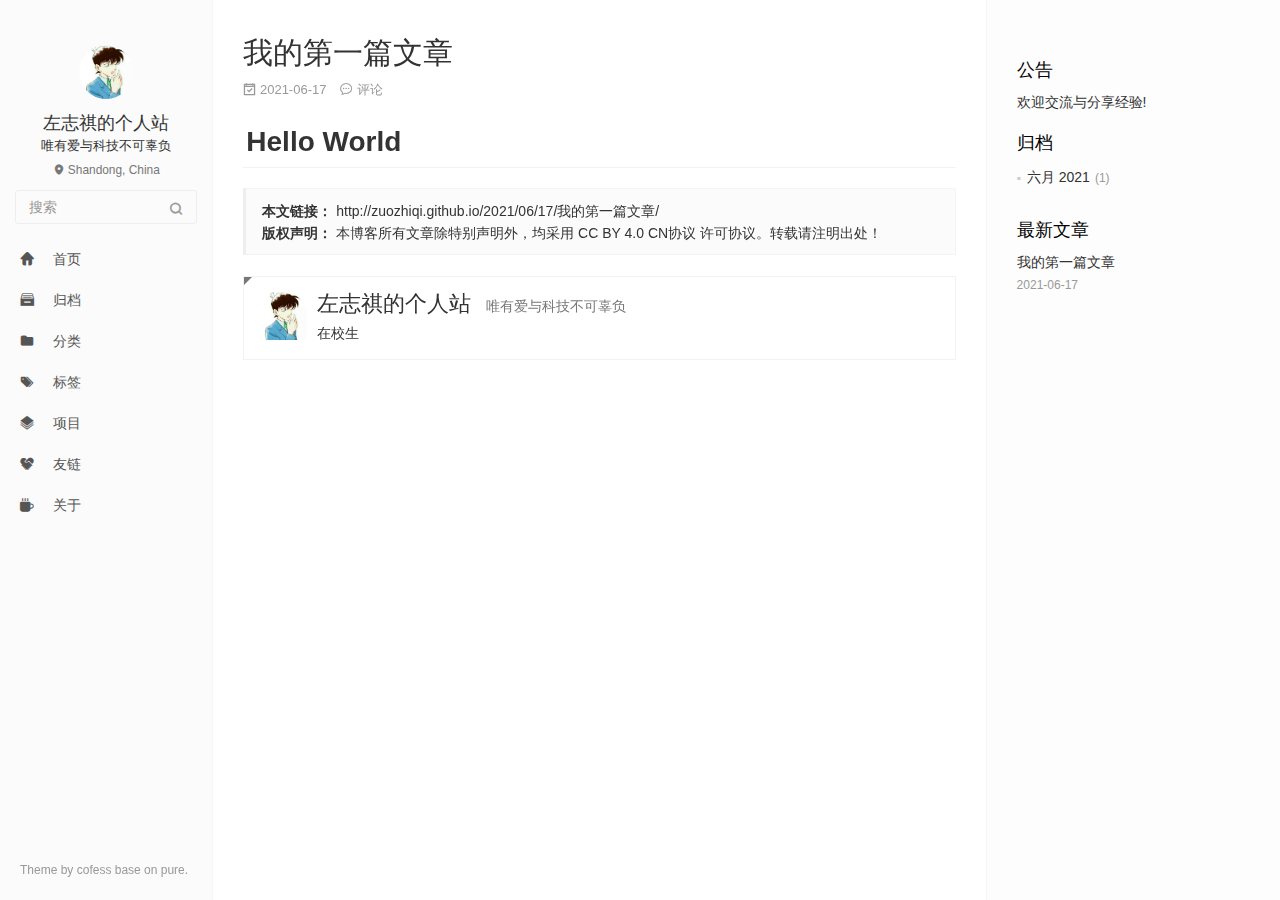
<file: index.html>
<!DOCTYPE html>
<html lang=zh>
<head>
  <meta charset="utf-8">
  
  <meta http-equiv="X-UA-Compatible" content="IE=edge,chrome=1">
  <meta name="viewport" content="width=device-width, initial-scale=1, maximum-scale=1, minimum-scale=1, user-scalable=no, minimal-ui">
  <meta name="renderer" content="webkit">
  <meta http-equiv="Cache-Control" content="no-transform" />
  <meta http-equiv="Cache-Control" content="no-siteapp" />
  <meta name="apple-mobile-web-app-capable" content="yes">
  <meta name="apple-mobile-web-app-status-bar-style" content="black">
  <meta name="format-detection" content="telephone=no,email=no,adress=no">
  <!-- Color theme for statusbar -->
  <meta name="theme-color" content="#000000" />
  <!-- 强制页面在当前窗口以独立页面显示,防止别人在框架里调用页面 -->
  <meta http-equiv="window-target" content="_top" />
  
  
  <title>左志祺的个人站</title>
  <meta property="og:type" content="website">
<meta property="og:title" content="Hexo">
<meta property="og:url" content="http://zuozhiqi.github.io/index.html">
<meta property="og:site_name" content="Hexo">
<meta property="og:locale" content="zh_CN">
<meta property="article:author" content="John Doe">
<meta name="twitter:card" content="summary">
  <!-- Canonical links -->
  <link rel="canonical" href="http://zuozhiqi.github.io/index.html">
  
    <link rel="alternate" href="/atom.xml" title="Hexo" type="application/atom+xml">
  
  
    <link rel="icon" href="/favicon.png" type="image/x-icon">
  
  
<link rel="stylesheet" href="/css/style.css">

  
  
  
  
<meta name="generator" content="Hexo 6.2.0"></head>


<body class="main-center" itemscope itemtype="http://schema.org/WebPage">
  <header class="header" itemscope itemtype="http://schema.org/WPHeader">
  <div class="slimContent">
    <div class="navbar-header">
      
      
      <div class="profile-block text-center">
        <a id="avatar" href="" target="_blank">
          <img class="img-circle img-rotate" src="/images/avatar.jpg" width="200" height="200">
        </a>
        <h2 id="name" class="hidden-xs hidden-sm">左志祺的个人站</h2>
        <h3 id="title" class="hidden-xs hidden-sm hidden-md">唯有爱与科技不可辜负</h3>
        <small id="location" class="text-muted hidden-xs hidden-sm"><i class="icon icon-map-marker"></i> Shandong, China</small>
      </div>
      
      <div class="search" id="search-form-wrap">

    <form class="search-form sidebar-form">
        <div class="input-group">
            <input type="text" class="search-form-input form-control" placeholder="搜索" />
            <span class="input-group-btn">
                <button type="submit" class="search-form-submit btn btn-flat" onclick="return false;"><i class="icon icon-search"></i></button>
            </span>
        </div>
    </form>
    <div class="ins-search">
  <div class="ins-search-mask"></div>
  <div class="ins-search-container">
    <div class="ins-input-wrapper">
      <input type="text" class="ins-search-input" placeholder="想要查找什么..." x-webkit-speech />
      <button type="button" class="close ins-close ins-selectable" data-dismiss="modal" aria-label="Close"><span aria-hidden="true">×</span></button>
    </div>
    <div class="ins-section-wrapper">
      <div class="ins-section-container"></div>
    </div>
  </div>
</div>


</div>
      <button class="navbar-toggle collapsed" type="button" data-toggle="collapse" data-target="#main-navbar" aria-controls="main-navbar" aria-expanded="false">
        <span class="sr-only">Toggle navigation</span>
        <span class="icon-bar"></span>
        <span class="icon-bar"></span>
        <span class="icon-bar"></span>
      </button>
    </div>
    <nav id="main-navbar" class="collapse navbar-collapse" itemscope itemtype="http://schema.org/SiteNavigationElement" role="navigation">
      <ul class="nav navbar-nav main-nav ">
        
        
        <li class="menu-item menu-item-home">
          <a href="/.">
            
            <i class="icon icon-home-fill"></i>
            
            <span class="menu-title">首页</span>
          </a>
        </li>
        
        
        <li class="menu-item menu-item-archives">
          <a href="/archives">
            
            <i class="icon icon-archives-fill"></i>
            
            <span class="menu-title">归档</span>
          </a>
        </li>
        
        
        <li class="menu-item menu-item-categories">
          <a href="/categories">
            
            <i class="icon icon-folder"></i>
            
            <span class="menu-title">分类</span>
          </a>
        </li>
        
        
        <li class="menu-item menu-item-tags">
          <a href="/tags">
            
            <i class="icon icon-tags"></i>
            
            <span class="menu-title">标签</span>
          </a>
        </li>
        
        
        <li class="menu-item menu-item-repository">
          <a href="/repository">
            
            <i class="icon icon-project"></i>
            
            <span class="menu-title">项目</span>
          </a>
        </li>
        
        
        <li class="menu-item menu-item-links">
          <a href="/links">
            
            <i class="icon icon-friendship"></i>
            
            <span class="menu-title">友链</span>
          </a>
        </li>
        
        
        <li class="menu-item menu-item-about">
          <a href="/about">
            
            <i class="icon icon-cup-fill"></i>
            
            <span class="menu-title">关于</span>
          </a>
        </li>
        
      </ul>
      
    </nav>
  </div>
</header>

  
    <aside class="sidebar" itemscope itemtype="http://schema.org/WPSideBar">
  <div class="slimContent">
    
      <div class="widget">
    <h3 class="widget-title">公告</h3>
    <div class="widget-body">
        <div id="board">
            <div class="content">
                <p>欢迎交流与分享经验!<br></p>
            </div>
        </div>
    </div>
</div>

    
      

    
      

    
      
    
      
  <div class="widget">
    <h3 class="widget-title">归档</h3>
    <div class="widget-body">
      <ul class="archive-list"><li class="archive-list-item"><a class="archive-list-link" href="/archives/2021/06/">六月 2021</a><span class="archive-list-count">1</span></li></ul>
    </div>
  </div>


    
      
  <div class="widget">
    <h3 class="widget-title">最新文章</h3>
    <div class="widget-body">
      <ul class="recent-post-list list-unstyled no-thumbnail">
        
          <li>
            
            <div class="item-inner">
              <p class="item-category">
                
              </p>
              <p class="item-title">
                <a href="/2021/06/17/%E6%88%91%E7%9A%84%E7%AC%AC%E4%B8%80%E7%AF%87%E6%96%87%E7%AB%A0/" class="title">我的第一篇文章</a>
              </p>
              <p class="item-date">
                <time datetime="2021-06-17T06:08:23.000Z" itemprop="datePublished">2021-06-17</time>
              </p>
            </div>
          </li>
          
      </ul>
    </div>
  </div>
  

    
  </div>
</aside>

  
  <main class="main" role="main">
  
  
    <div class="content">
  <article id="post-我的第一篇文章" class="article article-type-post" itemscope itemtype="http://schema.org/BlogPosting">
    
    <div class="article-header">
      
        
  
    <h1 itemprop="name">
      <a class="article-title" href="/2021/06/17/%E6%88%91%E7%9A%84%E7%AC%AC%E4%B8%80%E7%AF%87%E6%96%87%E7%AB%A0/">我的第一篇文章</a>
    </h1>
  

      
      <div class="article-meta">
        <span class="article-date">
    <i class="icon icon-calendar-check"></i>
	<a href="/2021/06/17/%E6%88%91%E7%9A%84%E7%AC%AC%E4%B8%80%E7%AF%87%E6%96%87%E7%AB%A0/" class="article-date">
	  <time datetime="2021-06-17T06:08:23.000Z" itemprop="datePublished">2021-06-17</time>
	</a>
</span>
        
        

        

        <span class="post-comment"><i class="icon icon-comment"></i> <a href="/2021/06/17/%E6%88%91%E7%9A%84%E7%AC%AC%E4%B8%80%E7%AF%87%E6%96%87%E7%AB%A0/#comments" class="article-comment-link">评论</a></span>
        
      </div>
    </div>
    <div class="article-entry marked-body" itemprop="articleBody">
      
        <h1 id="Hello-World"><a href="#Hello-World" class="headerlink" title="Hello World"></a>Hello World</h1>
      
    </div>
    <div class="article-footer">
      <blockquote class="mt-2x">
  <ul class="post-copyright list-unstyled">
    
    <li class="post-copyright-link hidden-xs">
      <strong>本文链接：</strong>
      <a href="http://zuozhiqi.github.io/2021/06/17/%E6%88%91%E7%9A%84%E7%AC%AC%E4%B8%80%E7%AF%87%E6%96%87%E7%AB%A0/" title="我的第一篇文章" target="_blank" rel="external">http://zuozhiqi.github.io/2021/06/17/我的第一篇文章/</a>
    </li>
    
    <li class="post-copyright-license">
      <strong>版权声明： </strong> 本博客所有文章除特别声明外，均采用 <a href="http://creativecommons.org/licenses/by/4.0/deed.zh" target="_blank" rel="external">CC BY 4.0 CN协议</a> 许可协议。转载请注明出处！
    </li>
  </ul>
</blockquote>


<div class="panel panel-default panel-badger">
  <div class="panel-body">
    <figure class="media">
      <div class="media-left">
        <a href="" target="_blank" class="img-burn thumb-sm visible-lg">
          <img src="/images/avatar.jpg" class="img-rounded w-full" alt="">
        </a>
      </div>
      <div class="media-body">
        <h3 class="media-heading"><a href="" target="_blank"><span class="text-dark">左志祺的个人站</span><small class="ml-1x">唯有爱与科技不可辜负</small></a></h3>
        <div>在校生</div>
      </div>
    </figure>
  </div>
</div>


    </div>
  </article>
  
</div>

  

   
</main>

  <footer class="footer" itemscope itemtype="http://schema.org/WPFooter">
	
    <div class="copyright">
    	
        <div class="publishby">
        	Theme by <a href="https://github.com/cofess" target="_blank"> cofess </a>base on <a href="https://github.com/cofess/hexo-theme-pure" target="_blank">pure</a>.
        </div>
    </div>
</footer>
  <script src="//cdn.jsdelivr.net/npm/jquery@1.12.4/dist/jquery.min.js"></script>
<script>
window.jQuery || document.write('<script src="js/jquery.min.js"><\/script>')
</script>

<script src="/js/plugin.min.js"></script>


<script src="/js/application.js"></script>


    <script>
(function (window) {
    var INSIGHT_CONFIG = {
        TRANSLATION: {
            POSTS: '文章',
            PAGES: '页面',
            CATEGORIES: '分类',
            TAGS: '标签',
            UNTITLED: '(未命名)',
        },
        ROOT_URL: '/',
        CONTENT_URL: '/content.json',
    };
    window.INSIGHT_CONFIG = INSIGHT_CONFIG;
})(window);
</script>

<script src="/js/insight.js"></script>






   









</body>
</html>
</file>
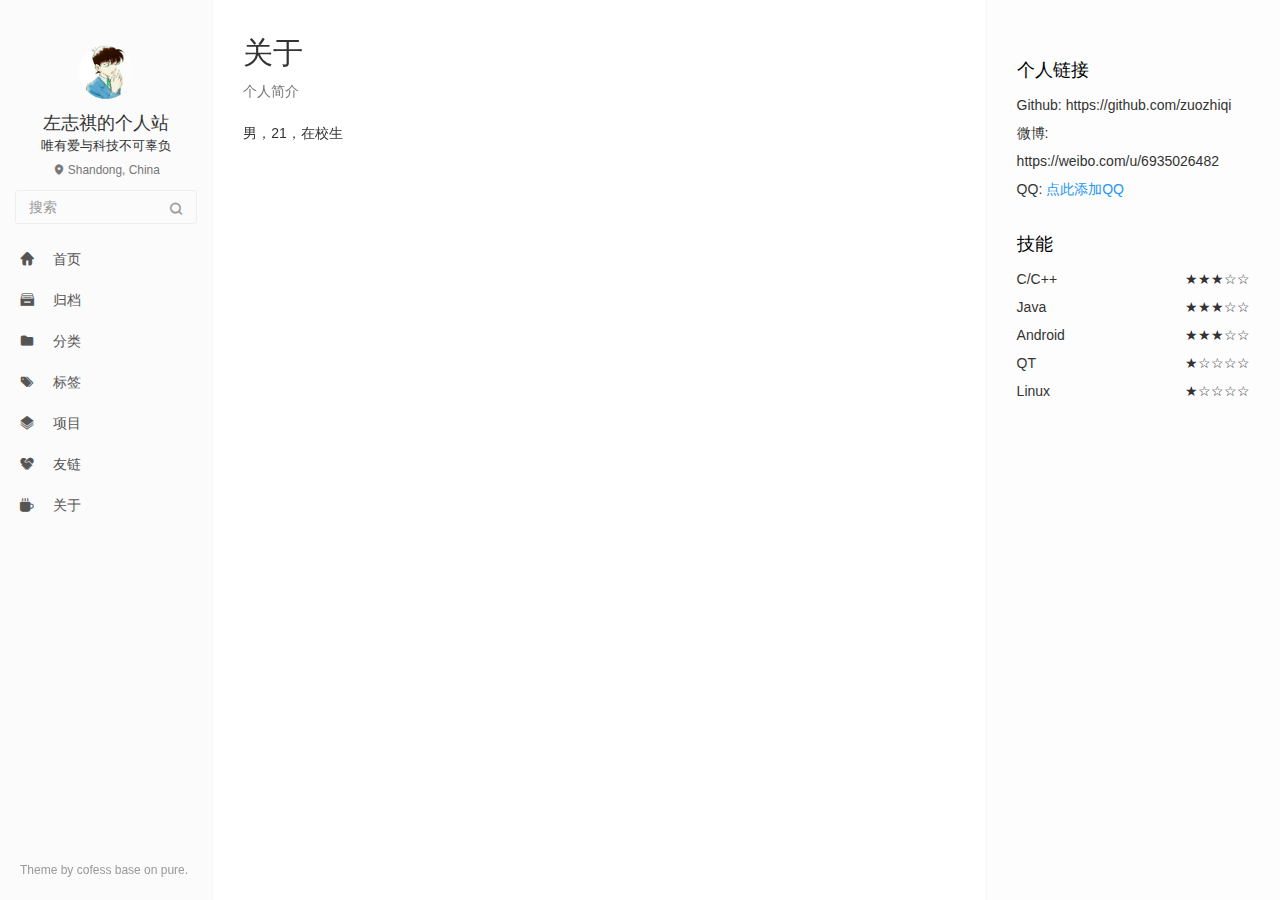
<file: about/index.html>
<!DOCTYPE html>
<html lang=zh>
<head>
  <meta charset="utf-8">
  
  <meta http-equiv="X-UA-Compatible" content="IE=edge,chrome=1">
  <meta name="viewport" content="width=device-width, initial-scale=1, maximum-scale=1, minimum-scale=1, user-scalable=no, minimal-ui">
  <meta name="renderer" content="webkit">
  <meta http-equiv="Cache-Control" content="no-transform" />
  <meta http-equiv="Cache-Control" content="no-siteapp" />
  <meta name="apple-mobile-web-app-capable" content="yes">
  <meta name="apple-mobile-web-app-status-bar-style" content="black">
  <meta name="format-detection" content="telephone=no,email=no,adress=no">
  <!-- Color theme for statusbar -->
  <meta name="theme-color" content="#000000" />
  <!-- 强制页面在当前窗口以独立页面显示,防止别人在框架里调用页面 -->
  <meta http-equiv="window-target" content="_top" />
  
  
  <title>关于 | 左志祺的个人站</title>
  <meta name="description" content="个人简介">
<meta property="og:type" content="website">
<meta property="og:title" content="关于">
<meta property="og:url" content="http://zuozhiqi.github.io/about/index.html">
<meta property="og:site_name" content="Hexo">
<meta property="og:description" content="个人简介">
<meta property="og:locale" content="zh_CN">
<meta property="article:published_time" content="2022-08-27T06:38:26.259Z">
<meta property="article:modified_time" content="2022-08-27T06:38:26.259Z">
<meta property="article:author" content="John Doe">
<meta name="twitter:card" content="summary">
  <!-- Canonical links -->
  <link rel="canonical" href="http://zuozhiqi.github.io/about/index.html">
  
    <link rel="alternate" href="/atom.xml" title="Hexo" type="application/atom+xml">
  
  
    <link rel="icon" href="/favicon.png" type="image/x-icon">
  
  
<link rel="stylesheet" href="/css/style.css">

  
  
  
  
<meta name="generator" content="Hexo 6.2.0"></head>


<body class="main-center" itemscope itemtype="http://schema.org/WebPage">
  <header class="header" itemscope itemtype="http://schema.org/WPHeader">
  <div class="slimContent">
    <div class="navbar-header">
      
      
      <div class="profile-block text-center">
        <a id="avatar" href="" target="_blank">
          <img class="img-circle img-rotate" src="/images/avatar.jpg" width="200" height="200">
        </a>
        <h2 id="name" class="hidden-xs hidden-sm">左志祺的个人站</h2>
        <h3 id="title" class="hidden-xs hidden-sm hidden-md">唯有爱与科技不可辜负</h3>
        <small id="location" class="text-muted hidden-xs hidden-sm"><i class="icon icon-map-marker"></i> Shandong, China</small>
      </div>
      
      <div class="search" id="search-form-wrap">

    <form class="search-form sidebar-form">
        <div class="input-group">
            <input type="text" class="search-form-input form-control" placeholder="搜索" />
            <span class="input-group-btn">
                <button type="submit" class="search-form-submit btn btn-flat" onclick="return false;"><i class="icon icon-search"></i></button>
            </span>
        </div>
    </form>
    <div class="ins-search">
  <div class="ins-search-mask"></div>
  <div class="ins-search-container">
    <div class="ins-input-wrapper">
      <input type="text" class="ins-search-input" placeholder="想要查找什么..." x-webkit-speech />
      <button type="button" class="close ins-close ins-selectable" data-dismiss="modal" aria-label="Close"><span aria-hidden="true">×</span></button>
    </div>
    <div class="ins-section-wrapper">
      <div class="ins-section-container"></div>
    </div>
  </div>
</div>


</div>
      <button class="navbar-toggle collapsed" type="button" data-toggle="collapse" data-target="#main-navbar" aria-controls="main-navbar" aria-expanded="false">
        <span class="sr-only">Toggle navigation</span>
        <span class="icon-bar"></span>
        <span class="icon-bar"></span>
        <span class="icon-bar"></span>
      </button>
    </div>
    <nav id="main-navbar" class="collapse navbar-collapse" itemscope itemtype="http://schema.org/SiteNavigationElement" role="navigation">
      <ul class="nav navbar-nav main-nav ">
        
        
        <li class="menu-item menu-item-home">
          <a href="/.">
            
            <i class="icon icon-home-fill"></i>
            
            <span class="menu-title">首页</span>
          </a>
        </li>
        
        
        <li class="menu-item menu-item-archives">
          <a href="/archives">
            
            <i class="icon icon-archives-fill"></i>
            
            <span class="menu-title">归档</span>
          </a>
        </li>
        
        
        <li class="menu-item menu-item-categories">
          <a href="/categories">
            
            <i class="icon icon-folder"></i>
            
            <span class="menu-title">分类</span>
          </a>
        </li>
        
        
        <li class="menu-item menu-item-tags">
          <a href="/tags">
            
            <i class="icon icon-tags"></i>
            
            <span class="menu-title">标签</span>
          </a>
        </li>
        
        
        <li class="menu-item menu-item-repository">
          <a href="/repository">
            
            <i class="icon icon-project"></i>
            
            <span class="menu-title">项目</span>
          </a>
        </li>
        
        
        <li class="menu-item menu-item-links">
          <a href="/links">
            
            <i class="icon icon-friendship"></i>
            
            <span class="menu-title">友链</span>
          </a>
        </li>
        
        
        <li class="menu-item menu-item-about">
          <a href="/about">
            
            <i class="icon icon-cup-fill"></i>
            
            <span class="menu-title">关于</span>
          </a>
        </li>
        
      </ul>
      
    </nav>
  </div>
</header>

  
    <aside class="sidebar" itemscope itemtype="http://schema.org/WPSideBar">
  <div class="slimContent">
    
      <div class="widget">
    <h3 class="widget-title">公告</h3>
    <div class="widget-body">
        <div id="board">
            <div class="content">
                <p>欢迎交流与分享经验!<br></p>
            </div>
        </div>
    </div>
</div>

    
      

    
      

    
      
    
      
  <div class="widget">
    <h3 class="widget-title">归档</h3>
    <div class="widget-body">
      <ul class="archive-list"><li class="archive-list-item"><a class="archive-list-link" href="/archives/2021/06/">六月 2021</a><span class="archive-list-count">1</span></li></ul>
    </div>
  </div>


    
      
  <div class="widget">
    <h3 class="widget-title">最新文章</h3>
    <div class="widget-body">
      <ul class="recent-post-list list-unstyled no-thumbnail">
        
          <li>
            
            <div class="item-inner">
              <p class="item-category">
                
              </p>
              <p class="item-title">
                <a href="/2021/06/17/%E6%88%91%E7%9A%84%E7%AC%AC%E4%B8%80%E7%AF%87%E6%96%87%E7%AB%A0/" class="title">我的第一篇文章</a>
              </p>
              <p class="item-date">
                <time datetime="2021-06-17T06:08:23.000Z" itemprop="datePublished">2021-06-17</time>
              </p>
            </div>
          </li>
          
      </ul>
    </div>
  </div>
  

    
  </div>
</aside>

  
  <aside class="sidebar" itemscope itemtype="http://schema.org/WPSideBar">
  <div class="slimContent">
    
    <div class="widget">
      <h3 class="widget-title">个人链接</h3>
      <div class="widget-body">
        <ul class="link-list lh-2x">
          
          <li>
            Github:
            
              <a href="https://github.com/zuozhiqi" target="_blank">https://github.com/zuozhiqi</a>
            
          </li>
          
          <li>
            微博:
            
              <a href="https://weibo.com/u/6935026482" target="_blank">https://weibo.com/u/6935026482</a>
            
          </li>
          
          <li>
            QQ:
            
              <a><a class="text-primary" href="https://qm.qq.com/cgi-bin/qm/qr?k=ghnk_HpbnDFT7IUFnsMR4aPrdahegAz_&noverify=0" target="_blank">点此添加QQ</a></a>
            
          </li>
          
        </ul>
      </div>
    </div>
    
    
    <div class="widget">
      <h3 class="widget-title">技能</h3>
      <div class="widget-body">
        <ul class="skill-list lh-2x">
          
          <li class="clearfix">
            <span>C/C++</span>
            <span class="pull-right">★★★☆☆</span>
          </li>
          
          <li class="clearfix">
            <span>Java</span>
            <span class="pull-right">★★★☆☆</span>
          </li>
          
          <li class="clearfix">
            <span>Android</span>
            <span class="pull-right">★★★☆☆</span>
          </li>
          
          <li class="clearfix">
            <span>QT</span>
            <span class="pull-right">★☆☆☆☆</span>
          </li>
          
          <li class="clearfix">
            <span>Linux</span>
            <span class="pull-right">★☆☆☆☆</span>
          </li>
          
        </ul>
      </div>
    </div>
    
    
    
    
  </div>
</aside>

<main class="main" role="main">
  <article class="article archives-about article-type-normal" itemscope="">
  <header class="article-header">
    <h1 itemprop="title">关于</h1>
    
    <p class="text-muted">个人简介</p>
    
  </header>
  <div class="article-body">
    <p>男，21，在校生</p>

  </div>
</article>

</main>

  <footer class="footer" itemscope itemtype="http://schema.org/WPFooter">
	
    <div class="copyright">
    	
        <div class="publishby">
        	Theme by <a href="https://github.com/cofess" target="_blank"> cofess </a>base on <a href="https://github.com/cofess/hexo-theme-pure" target="_blank">pure</a>.
        </div>
    </div>
</footer>
  <script src="//cdn.jsdelivr.net/npm/jquery@1.12.4/dist/jquery.min.js"></script>
<script>
window.jQuery || document.write('<script src="js/jquery.min.js"><\/script>')
</script>

<script src="/js/plugin.min.js"></script>


<script src="/js/application.js"></script>


    <script>
(function (window) {
    var INSIGHT_CONFIG = {
        TRANSLATION: {
            POSTS: '文章',
            PAGES: '页面',
            CATEGORIES: '分类',
            TAGS: '标签',
            UNTITLED: '(未命名)',
        },
        ROOT_URL: '/',
        CONTENT_URL: '/content.json',
    };
    window.INSIGHT_CONFIG = INSIGHT_CONFIG;
})(window);
</script>

<script src="/js/insight.js"></script>












</body>
</html>
</file>
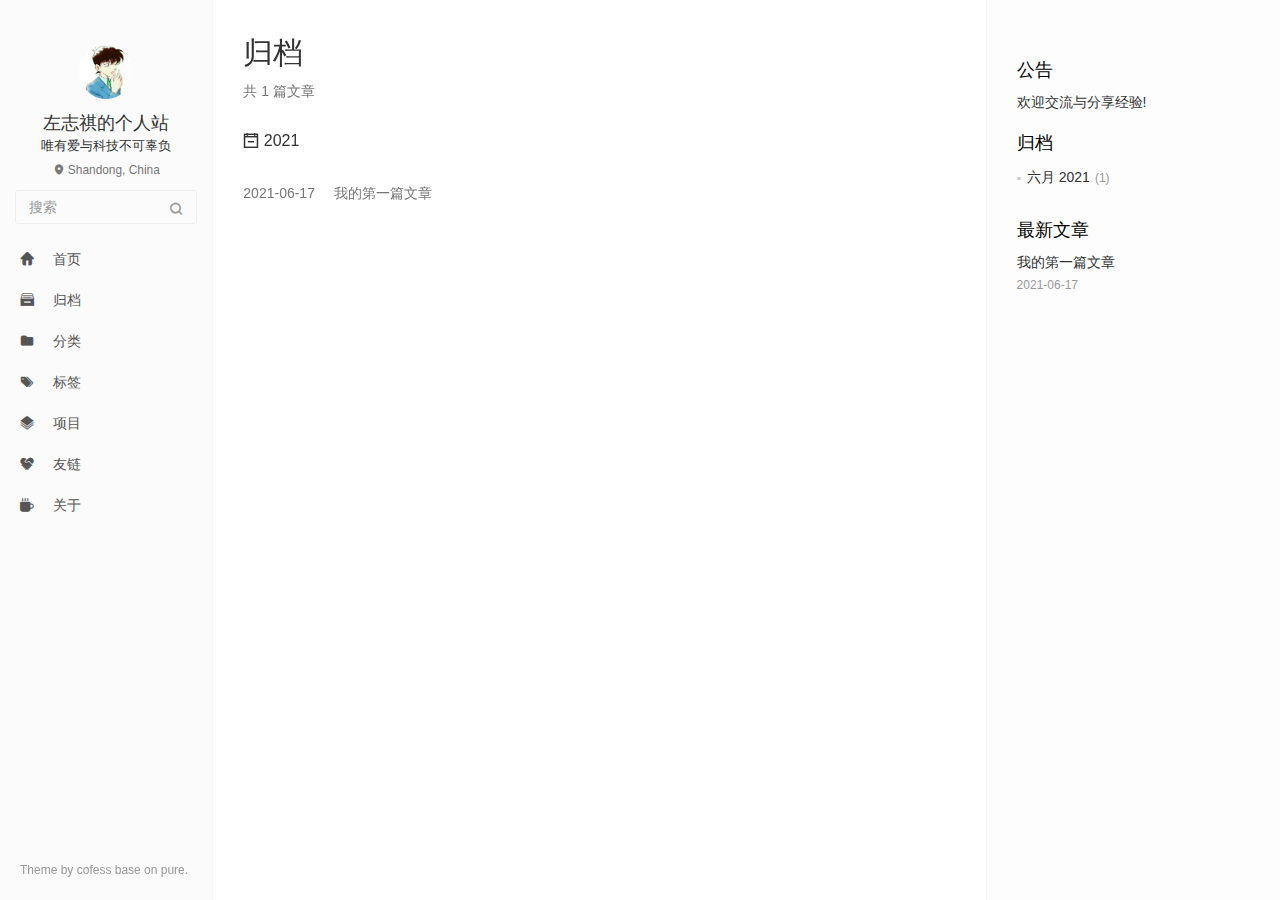
<file: archives/index.html>
<!DOCTYPE html>
<html lang=zh>
<head>
  <meta charset="utf-8">
  
  <meta http-equiv="X-UA-Compatible" content="IE=edge,chrome=1">
  <meta name="viewport" content="width=device-width, initial-scale=1, maximum-scale=1, minimum-scale=1, user-scalable=no, minimal-ui">
  <meta name="renderer" content="webkit">
  <meta http-equiv="Cache-Control" content="no-transform" />
  <meta http-equiv="Cache-Control" content="no-siteapp" />
  <meta name="apple-mobile-web-app-capable" content="yes">
  <meta name="apple-mobile-web-app-status-bar-style" content="black">
  <meta name="format-detection" content="telephone=no,email=no,adress=no">
  <!-- Color theme for statusbar -->
  <meta name="theme-color" content="#000000" />
  <!-- 强制页面在当前窗口以独立页面显示,防止别人在框架里调用页面 -->
  <meta http-equiv="window-target" content="_top" />
  
  
  <title>归档 | 左志祺的个人站</title>
  <meta property="og:type" content="website">
<meta property="og:title" content="Hexo">
<meta property="og:url" content="http://zuozhiqi.github.io/archives/index.html">
<meta property="og:site_name" content="Hexo">
<meta property="og:locale" content="zh_CN">
<meta property="article:author" content="John Doe">
<meta name="twitter:card" content="summary">
  <!-- Canonical links -->
  <link rel="canonical" href="http://zuozhiqi.github.io/archives/index.html">
  
    <link rel="alternate" href="/atom.xml" title="Hexo" type="application/atom+xml">
  
  
    <link rel="icon" href="/favicon.png" type="image/x-icon">
  
  
<link rel="stylesheet" href="/css/style.css">

  
  
  
  
<meta name="generator" content="Hexo 6.2.0"></head>


<body class="main-center" itemscope itemtype="http://schema.org/WebPage">
  <header class="header" itemscope itemtype="http://schema.org/WPHeader">
  <div class="slimContent">
    <div class="navbar-header">
      
      
      <div class="profile-block text-center">
        <a id="avatar" href="" target="_blank">
          <img class="img-circle img-rotate" src="/images/avatar.jpg" width="200" height="200">
        </a>
        <h2 id="name" class="hidden-xs hidden-sm">左志祺的个人站</h2>
        <h3 id="title" class="hidden-xs hidden-sm hidden-md">唯有爱与科技不可辜负</h3>
        <small id="location" class="text-muted hidden-xs hidden-sm"><i class="icon icon-map-marker"></i> Shandong, China</small>
      </div>
      
      <div class="search" id="search-form-wrap">

    <form class="search-form sidebar-form">
        <div class="input-group">
            <input type="text" class="search-form-input form-control" placeholder="搜索" />
            <span class="input-group-btn">
                <button type="submit" class="search-form-submit btn btn-flat" onclick="return false;"><i class="icon icon-search"></i></button>
            </span>
        </div>
    </form>
    <div class="ins-search">
  <div class="ins-search-mask"></div>
  <div class="ins-search-container">
    <div class="ins-input-wrapper">
      <input type="text" class="ins-search-input" placeholder="想要查找什么..." x-webkit-speech />
      <button type="button" class="close ins-close ins-selectable" data-dismiss="modal" aria-label="Close"><span aria-hidden="true">×</span></button>
    </div>
    <div class="ins-section-wrapper">
      <div class="ins-section-container"></div>
    </div>
  </div>
</div>


</div>
      <button class="navbar-toggle collapsed" type="button" data-toggle="collapse" data-target="#main-navbar" aria-controls="main-navbar" aria-expanded="false">
        <span class="sr-only">Toggle navigation</span>
        <span class="icon-bar"></span>
        <span class="icon-bar"></span>
        <span class="icon-bar"></span>
      </button>
    </div>
    <nav id="main-navbar" class="collapse navbar-collapse" itemscope itemtype="http://schema.org/SiteNavigationElement" role="navigation">
      <ul class="nav navbar-nav main-nav ">
        
        
        <li class="menu-item menu-item-home">
          <a href="/.">
            
            <i class="icon icon-home-fill"></i>
            
            <span class="menu-title">首页</span>
          </a>
        </li>
        
        
        <li class="menu-item menu-item-archives">
          <a href="/archives">
            
            <i class="icon icon-archives-fill"></i>
            
            <span class="menu-title">归档</span>
          </a>
        </li>
        
        
        <li class="menu-item menu-item-categories">
          <a href="/categories">
            
            <i class="icon icon-folder"></i>
            
            <span class="menu-title">分类</span>
          </a>
        </li>
        
        
        <li class="menu-item menu-item-tags">
          <a href="/tags">
            
            <i class="icon icon-tags"></i>
            
            <span class="menu-title">标签</span>
          </a>
        </li>
        
        
        <li class="menu-item menu-item-repository">
          <a href="/repository">
            
            <i class="icon icon-project"></i>
            
            <span class="menu-title">项目</span>
          </a>
        </li>
        
        
        <li class="menu-item menu-item-links">
          <a href="/links">
            
            <i class="icon icon-friendship"></i>
            
            <span class="menu-title">友链</span>
          </a>
        </li>
        
        
        <li class="menu-item menu-item-about">
          <a href="/about">
            
            <i class="icon icon-cup-fill"></i>
            
            <span class="menu-title">关于</span>
          </a>
        </li>
        
      </ul>
      
    </nav>
  </div>
</header>

  
    <aside class="sidebar" itemscope itemtype="http://schema.org/WPSideBar">
  <div class="slimContent">
    
      <div class="widget">
    <h3 class="widget-title">公告</h3>
    <div class="widget-body">
        <div id="board">
            <div class="content">
                <p>欢迎交流与分享经验!<br></p>
            </div>
        </div>
    </div>
</div>

    
      

    
      

    
      
    
      
  <div class="widget">
    <h3 class="widget-title">归档</h3>
    <div class="widget-body">
      <ul class="archive-list"><li class="archive-list-item"><a class="archive-list-link" href="/archives/2021/06/">六月 2021</a><span class="archive-list-count">1</span></li></ul>
    </div>
  </div>


    
      
  <div class="widget">
    <h3 class="widget-title">最新文章</h3>
    <div class="widget-body">
      <ul class="recent-post-list list-unstyled no-thumbnail">
        
          <li>
            
            <div class="item-inner">
              <p class="item-category">
                
              </p>
              <p class="item-title">
                <a href="/2021/06/17/%E6%88%91%E7%9A%84%E7%AC%AC%E4%B8%80%E7%AF%87%E6%96%87%E7%AB%A0/" class="title">我的第一篇文章</a>
              </p>
              <p class="item-date">
                <time datetime="2021-06-17T06:08:23.000Z" itemprop="datePublished">2021-06-17</time>
              </p>
            </div>
          </li>
          
      </ul>
    </div>
  </div>
  

    
  </div>
</aside>

  
  
<main class="main" role="main">
  	<article class="content article article-archives article-type-list" itemscope="">
	    <header class="article-header">
	      <h1 itemprop="title">归档</h1>
	      <p class="text-muted">共 1 篇文章</p>
	    </header>
	    <div class="article-body">
	      
  
  
    
    
      
      
      <section class="panel panel-default b-no">
        <div class="panel-heading" role="tab">
          <h3 class="panel-title">
            <a data-toggle="collapse" href="#collapse2021" aria-expanded="true">
              <i class="icon icon-calendar-plus text-active"></i><i class="icon icon-calendar-minus text"></i>
              2021
            </a>
            <!-- <a href="/archives/2021" class="archive-year">2021</a> -->
          </h3>
        </div>
        <div id="collapse2021" class="panel-collapse collapse in" role="tabpanel" aria-labelledby="heading2021">
        <div class="panel-body">
          <div class="collection">
    
    
<a href="/2021/06/17/%E6%88%91%E7%9A%84%E7%AC%AC%E4%B8%80%E7%AF%87%E6%96%87%E7%AB%A0/" class="collection-item"   itemprop="url">
  <time datetime="2021-06-17T06:08:23.000Z" itemprop="datePublished">2021-06-17</time>
  <span>&nbsp;&nbsp;&nbsp;</span> 我的第一篇文章
</a>


  
  
    </div></div></div></section>
  

	    </div>
  	</article>
  	 	
</main>

  <footer class="footer" itemscope itemtype="http://schema.org/WPFooter">
	
    <div class="copyright">
    	
        <div class="publishby">
        	Theme by <a href="https://github.com/cofess" target="_blank"> cofess </a>base on <a href="https://github.com/cofess/hexo-theme-pure" target="_blank">pure</a>.
        </div>
    </div>
</footer>
  <script src="//cdn.jsdelivr.net/npm/jquery@1.12.4/dist/jquery.min.js"></script>
<script>
window.jQuery || document.write('<script src="js/jquery.min.js"><\/script>')
</script>

<script src="/js/plugin.min.js"></script>


<script src="/js/application.js"></script>


    <script>
(function (window) {
    var INSIGHT_CONFIG = {
        TRANSLATION: {
            POSTS: '文章',
            PAGES: '页面',
            CATEGORIES: '分类',
            TAGS: '标签',
            UNTITLED: '(未命名)',
        },
        ROOT_URL: '/',
        CONTENT_URL: '/content.json',
    };
    window.INSIGHT_CONFIG = INSIGHT_CONFIG;
})(window);
</script>

<script src="/js/insight.js"></script>












</body>
</html>
</file>
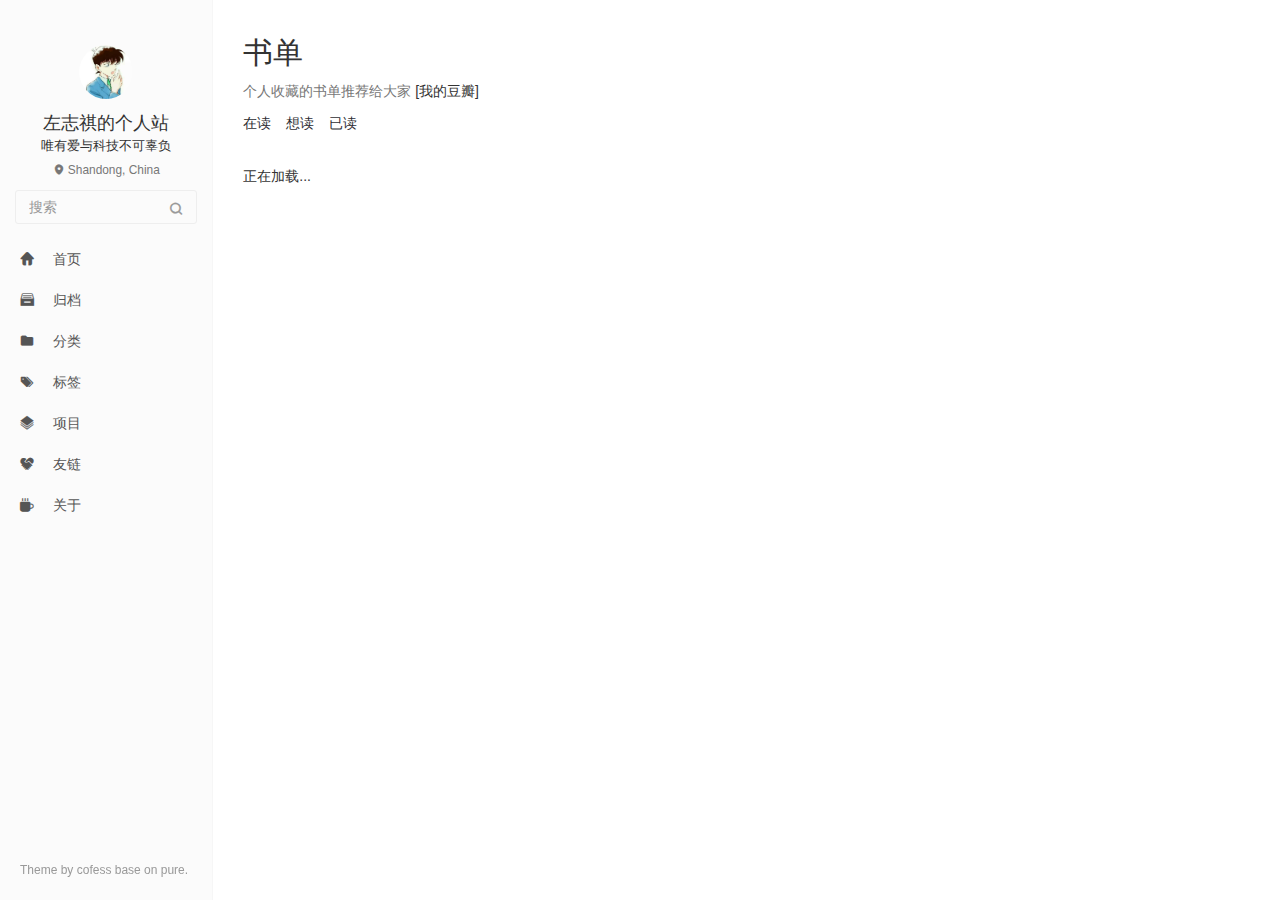
<file: books/index.html>
<!DOCTYPE html>
<html lang=zh>
<head>
  <meta charset="utf-8">
  
  <meta http-equiv="X-UA-Compatible" content="IE=edge,chrome=1">
  <meta name="viewport" content="width=device-width, initial-scale=1, maximum-scale=1, minimum-scale=1, user-scalable=no, minimal-ui">
  <meta name="renderer" content="webkit">
  <meta http-equiv="Cache-Control" content="no-transform" />
  <meta http-equiv="Cache-Control" content="no-siteapp" />
  <meta name="apple-mobile-web-app-capable" content="yes">
  <meta name="apple-mobile-web-app-status-bar-style" content="black">
  <meta name="format-detection" content="telephone=no,email=no,adress=no">
  <!-- Color theme for statusbar -->
  <meta name="theme-color" content="#000000" />
  <!-- 强制页面在当前窗口以独立页面显示,防止别人在框架里调用页面 -->
  <meta http-equiv="window-target" content="_top" />
  
  
  <title>书单 | 左志祺的个人站</title>
  <meta name="description" content="不看书">
<meta property="og:type" content="website">
<meta property="og:title" content="书单">
<meta property="og:url" content="http://zuozhiqi.github.io/books/index.html">
<meta property="og:site_name" content="Hexo">
<meta property="og:description" content="不看书">
<meta property="og:locale" content="zh_CN">
<meta property="article:published_time" content="2022-08-27T07:05:22.611Z">
<meta property="article:modified_time" content="2022-08-27T07:05:22.611Z">
<meta property="article:author" content="John Doe">
<meta name="twitter:card" content="summary">
  <!-- Canonical links -->
  <link rel="canonical" href="http://zuozhiqi.github.io/books/index.html">
  
    <link rel="alternate" href="/atom.xml" title="Hexo" type="application/atom+xml">
  
  
    <link rel="icon" href="/favicon.png" type="image/x-icon">
  
  
<link rel="stylesheet" href="/css/style.css">

  
  
  
  
<meta name="generator" content="Hexo 6.2.0"></head>


<body class="main-center no-sidebar" itemscope itemtype="http://schema.org/WebPage">
  <header class="header" itemscope itemtype="http://schema.org/WPHeader">
  <div class="slimContent">
    <div class="navbar-header">
      
      
      <div class="profile-block text-center">
        <a id="avatar" href="" target="_blank">
          <img class="img-circle img-rotate" src="/images/avatar.jpg" width="200" height="200">
        </a>
        <h2 id="name" class="hidden-xs hidden-sm">左志祺的个人站</h2>
        <h3 id="title" class="hidden-xs hidden-sm hidden-md">唯有爱与科技不可辜负</h3>
        <small id="location" class="text-muted hidden-xs hidden-sm"><i class="icon icon-map-marker"></i> Shandong, China</small>
      </div>
      
      <div class="search" id="search-form-wrap">

    <form class="search-form sidebar-form">
        <div class="input-group">
            <input type="text" class="search-form-input form-control" placeholder="搜索" />
            <span class="input-group-btn">
                <button type="submit" class="search-form-submit btn btn-flat" onclick="return false;"><i class="icon icon-search"></i></button>
            </span>
        </div>
    </form>
    <div class="ins-search">
  <div class="ins-search-mask"></div>
  <div class="ins-search-container">
    <div class="ins-input-wrapper">
      <input type="text" class="ins-search-input" placeholder="想要查找什么..." x-webkit-speech />
      <button type="button" class="close ins-close ins-selectable" data-dismiss="modal" aria-label="Close"><span aria-hidden="true">×</span></button>
    </div>
    <div class="ins-section-wrapper">
      <div class="ins-section-container"></div>
    </div>
  </div>
</div>


</div>
      <button class="navbar-toggle collapsed" type="button" data-toggle="collapse" data-target="#main-navbar" aria-controls="main-navbar" aria-expanded="false">
        <span class="sr-only">Toggle navigation</span>
        <span class="icon-bar"></span>
        <span class="icon-bar"></span>
        <span class="icon-bar"></span>
      </button>
    </div>
    <nav id="main-navbar" class="collapse navbar-collapse" itemscope itemtype="http://schema.org/SiteNavigationElement" role="navigation">
      <ul class="nav navbar-nav main-nav ">
        
        
        <li class="menu-item menu-item-home">
          <a href="/.">
            
            <i class="icon icon-home-fill"></i>
            
            <span class="menu-title">首页</span>
          </a>
        </li>
        
        
        <li class="menu-item menu-item-archives">
          <a href="/archives">
            
            <i class="icon icon-archives-fill"></i>
            
            <span class="menu-title">归档</span>
          </a>
        </li>
        
        
        <li class="menu-item menu-item-categories">
          <a href="/categories">
            
            <i class="icon icon-folder"></i>
            
            <span class="menu-title">分类</span>
          </a>
        </li>
        
        
        <li class="menu-item menu-item-tags">
          <a href="/tags">
            
            <i class="icon icon-tags"></i>
            
            <span class="menu-title">标签</span>
          </a>
        </li>
        
        
        <li class="menu-item menu-item-repository">
          <a href="/repository">
            
            <i class="icon icon-project"></i>
            
            <span class="menu-title">项目</span>
          </a>
        </li>
        
        
        <li class="menu-item menu-item-links">
          <a href="/links">
            
            <i class="icon icon-friendship"></i>
            
            <span class="menu-title">友链</span>
          </a>
        </li>
        
        
        <li class="menu-item menu-item-about">
          <a href="/about">
            
            <i class="icon icon-cup-fill"></i>
            
            <span class="menu-title">关于</span>
          </a>
        </li>
        
      </ul>
      
    </nav>
  </div>
</header>

  
    <aside class="sidebar" itemscope itemtype="http://schema.org/WPSideBar">
  <div class="slimContent">
    
      <div class="widget">
    <h3 class="widget-title">公告</h3>
    <div class="widget-body">
        <div id="board">
            <div class="content">
                <p>欢迎交流与分享经验!<br></p>
            </div>
        </div>
    </div>
</div>

    
      

    
      

    
      
    
      
  <div class="widget">
    <h3 class="widget-title">归档</h3>
    <div class="widget-body">
      <ul class="archive-list"><li class="archive-list-item"><a class="archive-list-link" href="/archives/2021/06/">六月 2021</a><span class="archive-list-count">1</span></li></ul>
    </div>
  </div>


    
      
  <div class="widget">
    <h3 class="widget-title">最新文章</h3>
    <div class="widget-body">
      <ul class="recent-post-list list-unstyled no-thumbnail">
        
          <li>
            
            <div class="item-inner">
              <p class="item-category">
                
              </p>
              <p class="item-title">
                <a href="/2021/06/17/%E6%88%91%E7%9A%84%E7%AC%AC%E4%B8%80%E7%AF%87%E6%96%87%E7%AB%A0/" class="title">我的第一篇文章</a>
              </p>
              <p class="item-date">
                <time datetime="2021-06-17T06:08:23.000Z" itemprop="datePublished">2021-06-17</time>
              </p>
            </div>
          </li>
          
      </ul>
    </div>
  </div>
  

    
  </div>
</aside>

  
  <main class="main" role="main">
  <article class="article article-links article-type-list" itemscope="">
  <header class="article-header">
    <h1 itemprop="title">书单</h1>
    <p class="text-muted">个人收藏的书单推荐给大家 <a href="https://www.douban.com/people//" target="_blank">[我的豆瓣]</a></p>
    <nav role="navigation" id="nav-main" class="okayNav">
      <ul id="tabs">
        <li><a id="reading-tab" href="javascript:show('reading')" rel="external">在读<span id="reading-total"></span></a></li>
        <li><a id="wish-tab" href="javascript:show('wish')" rel="external">想读<span id="wish-total"></span></a></li>
        <li><a id="read-tab" href="javascript:show('read')" rel="external">已读<span id="read-total"></span></a></li>
      </ul>
    </nav>
  </header>
  <div class="article-body">
    <div id="loading">
      <p>正在加载...</p>
    </div>
    <div id="douban">
      <div id="collections">
        <div id="reading" class="row hide">
        </div>
        <div class="clearfix"></div>
        <div id="wish" class="row hide">
        </div>
        <div class="clearfix"></div>
        <div id="read" class="row hide">
        </div>
        <div class="clearfix"></div>
      </div>
    </div>
  </div>
</article>


</main>

  <footer class="footer" itemscope itemtype="http://schema.org/WPFooter">
	
    <div class="copyright">
    	
        <div class="publishby">
        	Theme by <a href="https://github.com/cofess" target="_blank"> cofess </a>base on <a href="https://github.com/cofess/hexo-theme-pure" target="_blank">pure</a>.
        </div>
    </div>
</footer>
  <script src="//cdn.jsdelivr.net/npm/jquery@1.12.4/dist/jquery.min.js"></script>
<script>
window.jQuery || document.write('<script src="js/jquery.min.js"><\/script>')
</script>

<script src="/js/plugin.min.js"></script>


<script src="/js/application.js"></script>


    <script>
(function (window) {
    var INSIGHT_CONFIG = {
        TRANSLATION: {
            POSTS: '文章',
            PAGES: '页面',
            CATEGORIES: '分类',
            TAGS: '标签',
            UNTITLED: '(未命名)',
        },
        ROOT_URL: '/',
        CONTENT_URL: '/content.json',
    };
    window.INSIGHT_CONFIG = INSIGHT_CONFIG;
})(window);
</script>

<script src="/js/insight.js"></script>





   <script>
function show(id) {
  document.getElementById('reading').classList.remove('active');
  document.getElementById('read').classList.remove('active');
  document.getElementById('wish').classList.remove('active');
  document.getElementById('reading').classList.add('hide');
  document.getElementById('read').classList.add('hide');
  document.getElementById('wish').classList.add('hide');

  var ele = document.getElementById(id);
  ele.classList.remove('hide');
  ele.classList.add('active');

  document.getElementById('reading-tab').classList.remove('active');
  document.getElementById('read-tab').classList.remove('active');
  document.getElementById('wish-tab').classList.remove('active');
  document.getElementById(id + '-tab').classList.add('active');
};

(function() {
  var read = [];
  var wish = [];
  var reading = [];

  // XHR 获取豆瓣书单数据，数据格式json
  // function loadDoubanCollections() {
  //   var xhr = new XMLHttpRequest();
  //   // https://api.douban.com/v2/book/user/:name/collections
  //   xhr.open('GET', 'http://7b1fa0.com1.z0.glb.clouddn.com/douban-20170429-1.json', true);

  //   xhr.onload = function() {
  //     // console.log(this);
  //     if (this.status >= 200 && this.status < 300) {
  //       var res = JSON.parse(this.response);
  //       searchData = res;
  //       onLoadDouban(searchData);
  //     } else {
  //       console.error(this.statusText);
  //     }
  //   };

  //   xhr.onerror = function() {
  //     console.error(this.statusText);
  //   };

  //   xhr.send();
  // }
  
  // Ajax 获取豆瓣书单数据，数据格式json
  function loadDoubanCollections() {
    var _this = this;
    // https://api.douban.com/v2/book/user/:name/collections?start=0&count=100
    var url = "https://api.douban.com/v2/book/user//collections"
    $.ajax({
      url: url,
      type: 'GET',
      data: {
        start:0, // 从哪一条记录开始
        count:100, // 获取豆瓣书单数据条数
        apikey:'' // 豆瓣apikey
      },
      dataType: 'JSONP', //here
      success: function(data) {
        // console.log(data);
        onLoadDouban(data);
      }
    });
  }

  function onLoadDouban(data) {
    if (data['count'] > 0) {
      for (var i = 0; i < data['collections'].length; ++i) {
        resolveBook(data['collections'][i]);
      }
    }
    render();
  }

  function resolveBook(book) {
    if (book['status'] == 'read') {
      read.push(book);
    }
    if (book['status'] == 'wish') {
      wish.push(book);
    }
    if (book['status'] == 'reading') {
      reading.push(book);
    }
  }

  function render() {
    renderList(read, 'read');
    renderList(wish, 'wish');
    renderList(reading, 'reading');

    document.getElementById('reading-total').innerHTML = '(' + reading.length + ')';
    document.getElementById('read-total').innerHTML = '(' + read.length + ')';
    document.getElementById('wish-total').innerHTML = '(' + wish.length + ')';

    show('reading');
    document.getElementById('loading').classList.add('hide');
  }

  function renderList(list, id) {
    for (var i = 0; i < list.length; ++i) {
      var h = renderBook(list[i]);
      if (i > 0 && i % 4 == 3) {
        h += '<div class="clearfix"></div>';
      }
      document.getElementById(id).innerHTML = document.getElementById(id).innerHTML + h;
    }
  }

  function renderBook(book) {
    var html = '<div class="col-sm-6 col-md-6"><div class="panel panel-default hover-grow"><div class="panel-body">'
      + '<div class="media media-middle book book-' + book['status'] + '" itemscope itemtype="http://schema.org/Book">' 
      + '<div class="media-left"><a class="media-middle" target="_blank" href="' + book.book.alt + '" rel="external nofollow noopener noreferrer"><img class="media-object" src="' + book.book.image + '" itemprop="image"/></a></div><div class="media-body">' 
      + '<h3 class="media-heading" itemprop="name"><a target="_blank" href="' + book.book.alt + '" rel="external nofollow noopener noreferrer">' + book.book.title + '</a></h3>' 
      + '<p class="meta text-nowrap-1x"><small itemprop="author">' + book.book.author[0] + '</small> / <small itemprop="datePublished">' + book.book.pubdate + '</small> / <small itemprop="ratingValue">' + book.book.rating.average + '分</small></p>' 
      + '<p class="meta text-nowrap-1x">' + book.updated.substring(0, 10) + resolveRating(book.rating) + resolveTags(book.tags) + '</p>' 
      + '<div class="comments text-muted text-nowrap-3x" itemprop="comment">' + (book.comment ? book.comment : '') + '</div>' 
      + '</div>' + '</div>' + '</div>' + '</div>' + '</div>';
    return html;
  }

  function resolveRating(rating) {
    if (rating && rating.value) {
      return ' / ' + rating.value + '星';
    }
    return '';
  }

  function resolveTags(tags) {
    if (tags && tags.length > 0) {
      var html = ' / ';
      for (var i = 0; i < tags.length; ++i) {
        html += tags[i] + ' ';
      }
      return html;
    }
    return '';
  }

  setTimeout(function() {
    loadDoubanCollections();
  }, 0)
})()
</script>









</body>
</html>
</file>
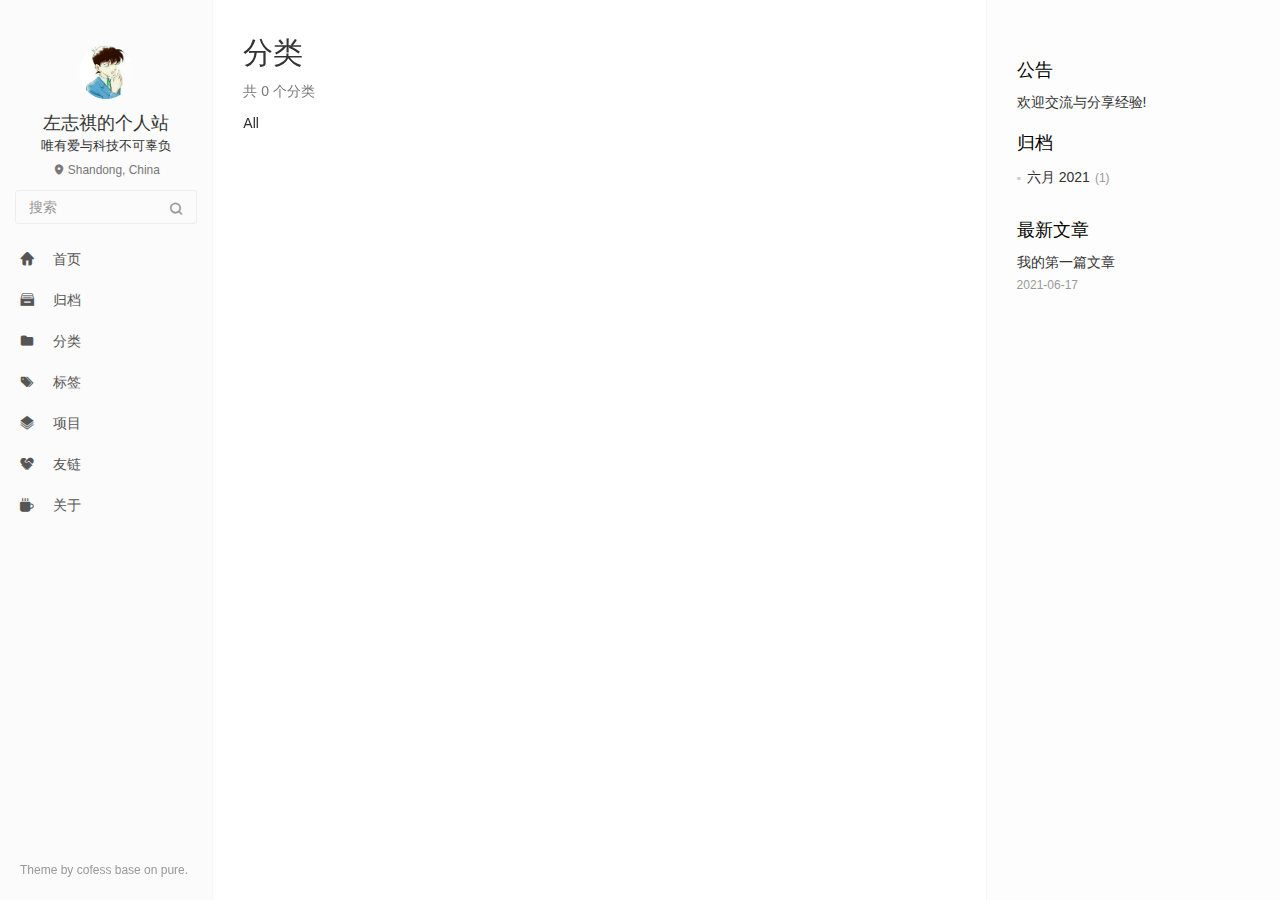
<file: categories/index.html>
<!DOCTYPE html>
<html lang=zh>
<head>
  <meta charset="utf-8">
  
  <meta http-equiv="X-UA-Compatible" content="IE=edge,chrome=1">
  <meta name="viewport" content="width=device-width, initial-scale=1, maximum-scale=1, minimum-scale=1, user-scalable=no, minimal-ui">
  <meta name="renderer" content="webkit">
  <meta http-equiv="Cache-Control" content="no-transform" />
  <meta http-equiv="Cache-Control" content="no-siteapp" />
  <meta name="apple-mobile-web-app-capable" content="yes">
  <meta name="apple-mobile-web-app-status-bar-style" content="black">
  <meta name="format-detection" content="telephone=no,email=no,adress=no">
  <!-- Color theme for statusbar -->
  <meta name="theme-color" content="#000000" />
  <!-- 强制页面在当前窗口以独立页面显示,防止别人在框架里调用页面 -->
  <meta http-equiv="window-target" content="_top" />
  
  
  <title>分类 | 左志祺的个人站</title>
  <meta property="og:type" content="website">
<meta property="og:title" content="分类">
<meta property="og:url" content="http://zuozhiqi.github.io/categories/index.html">
<meta property="og:site_name" content="Hexo">
<meta property="og:locale" content="zh_CN">
<meta property="article:published_time" content="2022-08-27T06:40:00.911Z">
<meta property="article:modified_time" content="2022-08-27T06:40:00.911Z">
<meta property="article:author" content="John Doe">
<meta name="twitter:card" content="summary">
  <!-- Canonical links -->
  <link rel="canonical" href="http://zuozhiqi.github.io/categories/index.html">
  
    <link rel="alternate" href="/atom.xml" title="Hexo" type="application/atom+xml">
  
  
    <link rel="icon" href="/favicon.png" type="image/x-icon">
  
  
<link rel="stylesheet" href="/css/style.css">

  
  
  
  
<meta name="generator" content="Hexo 6.2.0"></head>


<body class="main-center" itemscope itemtype="http://schema.org/WebPage">
  <header class="header" itemscope itemtype="http://schema.org/WPHeader">
  <div class="slimContent">
    <div class="navbar-header">
      
      
      <div class="profile-block text-center">
        <a id="avatar" href="" target="_blank">
          <img class="img-circle img-rotate" src="/images/avatar.jpg" width="200" height="200">
        </a>
        <h2 id="name" class="hidden-xs hidden-sm">左志祺的个人站</h2>
        <h3 id="title" class="hidden-xs hidden-sm hidden-md">唯有爱与科技不可辜负</h3>
        <small id="location" class="text-muted hidden-xs hidden-sm"><i class="icon icon-map-marker"></i> Shandong, China</small>
      </div>
      
      <div class="search" id="search-form-wrap">

    <form class="search-form sidebar-form">
        <div class="input-group">
            <input type="text" class="search-form-input form-control" placeholder="搜索" />
            <span class="input-group-btn">
                <button type="submit" class="search-form-submit btn btn-flat" onclick="return false;"><i class="icon icon-search"></i></button>
            </span>
        </div>
    </form>
    <div class="ins-search">
  <div class="ins-search-mask"></div>
  <div class="ins-search-container">
    <div class="ins-input-wrapper">
      <input type="text" class="ins-search-input" placeholder="想要查找什么..." x-webkit-speech />
      <button type="button" class="close ins-close ins-selectable" data-dismiss="modal" aria-label="Close"><span aria-hidden="true">×</span></button>
    </div>
    <div class="ins-section-wrapper">
      <div class="ins-section-container"></div>
    </div>
  </div>
</div>


</div>
      <button class="navbar-toggle collapsed" type="button" data-toggle="collapse" data-target="#main-navbar" aria-controls="main-navbar" aria-expanded="false">
        <span class="sr-only">Toggle navigation</span>
        <span class="icon-bar"></span>
        <span class="icon-bar"></span>
        <span class="icon-bar"></span>
      </button>
    </div>
    <nav id="main-navbar" class="collapse navbar-collapse" itemscope itemtype="http://schema.org/SiteNavigationElement" role="navigation">
      <ul class="nav navbar-nav main-nav ">
        
        
        <li class="menu-item menu-item-home">
          <a href="/.">
            
            <i class="icon icon-home-fill"></i>
            
            <span class="menu-title">首页</span>
          </a>
        </li>
        
        
        <li class="menu-item menu-item-archives">
          <a href="/archives">
            
            <i class="icon icon-archives-fill"></i>
            
            <span class="menu-title">归档</span>
          </a>
        </li>
        
        
        <li class="menu-item menu-item-categories">
          <a href="/categories">
            
            <i class="icon icon-folder"></i>
            
            <span class="menu-title">分类</span>
          </a>
        </li>
        
        
        <li class="menu-item menu-item-tags">
          <a href="/tags">
            
            <i class="icon icon-tags"></i>
            
            <span class="menu-title">标签</span>
          </a>
        </li>
        
        
        <li class="menu-item menu-item-repository">
          <a href="/repository">
            
            <i class="icon icon-project"></i>
            
            <span class="menu-title">项目</span>
          </a>
        </li>
        
        
        <li class="menu-item menu-item-links">
          <a href="/links">
            
            <i class="icon icon-friendship"></i>
            
            <span class="menu-title">友链</span>
          </a>
        </li>
        
        
        <li class="menu-item menu-item-about">
          <a href="/about">
            
            <i class="icon icon-cup-fill"></i>
            
            <span class="menu-title">关于</span>
          </a>
        </li>
        
      </ul>
      
    </nav>
  </div>
</header>

  
    <aside class="sidebar" itemscope itemtype="http://schema.org/WPSideBar">
  <div class="slimContent">
    
      <div class="widget">
    <h3 class="widget-title">公告</h3>
    <div class="widget-body">
        <div id="board">
            <div class="content">
                <p>欢迎交流与分享经验!<br></p>
            </div>
        </div>
    </div>
</div>

    
      

    
      

    
      
    
      
  <div class="widget">
    <h3 class="widget-title">归档</h3>
    <div class="widget-body">
      <ul class="archive-list"><li class="archive-list-item"><a class="archive-list-link" href="/archives/2021/06/">六月 2021</a><span class="archive-list-count">1</span></li></ul>
    </div>
  </div>


    
      
  <div class="widget">
    <h3 class="widget-title">最新文章</h3>
    <div class="widget-body">
      <ul class="recent-post-list list-unstyled no-thumbnail">
        
          <li>
            
            <div class="item-inner">
              <p class="item-category">
                
              </p>
              <p class="item-title">
                <a href="/2021/06/17/%E6%88%91%E7%9A%84%E7%AC%AC%E4%B8%80%E7%AF%87%E6%96%87%E7%AB%A0/" class="title">我的第一篇文章</a>
              </p>
              <p class="item-date">
                <time datetime="2021-06-17T06:08:23.000Z" itemprop="datePublished">2021-06-17</time>
              </p>
            </div>
          </li>
          
      </ul>
    </div>
  </div>
  

    
  </div>
</aside>

  
  <main class="main" role="main">
  <article class="article article-categories article-type-list" itemscope="">
    <header class="article-header">
      <h1 itemprop="name" class="hidden-xs">分类</h1>
      <p class="text-muted hidden-xs">共 0 个分类</p>
      <nav role="navigation" id="nav-main" class="okayNav">
        <ul>
          <li><a href="/categories">All</a></li>
          
        </ul>
      </nav>
    </header>
    <!-- /header -->
    <div class="article-body">
      
    </div>
  </article>
</main>
  <footer class="footer" itemscope itemtype="http://schema.org/WPFooter">
	
    <div class="copyright">
    	
        <div class="publishby">
        	Theme by <a href="https://github.com/cofess" target="_blank"> cofess </a>base on <a href="https://github.com/cofess/hexo-theme-pure" target="_blank">pure</a>.
        </div>
    </div>
</footer>
  <script src="//cdn.jsdelivr.net/npm/jquery@1.12.4/dist/jquery.min.js"></script>
<script>
window.jQuery || document.write('<script src="js/jquery.min.js"><\/script>')
</script>

<script src="/js/plugin.min.js"></script>


<script src="/js/application.js"></script>


    <script>
(function (window) {
    var INSIGHT_CONFIG = {
        TRANSLATION: {
            POSTS: '文章',
            PAGES: '页面',
            CATEGORIES: '分类',
            TAGS: '标签',
            UNTITLED: '(未命名)',
        },
        ROOT_URL: '/',
        CONTENT_URL: '/content.json',
    };
    window.INSIGHT_CONFIG = INSIGHT_CONFIG;
})(window);
</script>

<script src="/js/insight.js"></script>







   






</body>
</html>
</file>
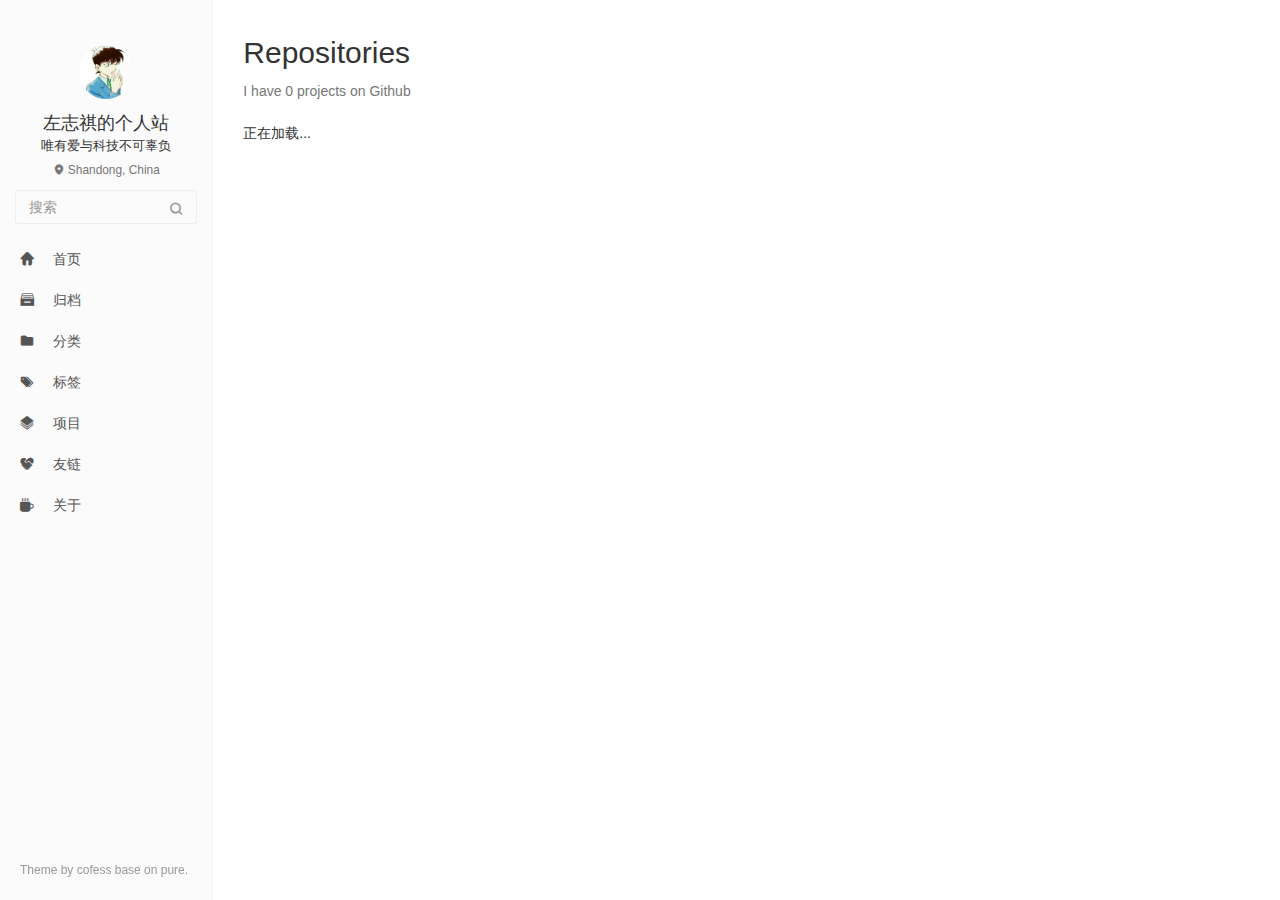
<file: repository/index.html>
<!DOCTYPE html>
<html lang=zh>
<head>
  <meta charset="utf-8">
  
  <meta http-equiv="X-UA-Compatible" content="IE=edge,chrome=1">
  <meta name="viewport" content="width=device-width, initial-scale=1, maximum-scale=1, minimum-scale=1, user-scalable=no, minimal-ui">
  <meta name="renderer" content="webkit">
  <meta http-equiv="Cache-Control" content="no-transform" />
  <meta http-equiv="Cache-Control" content="no-siteapp" />
  <meta name="apple-mobile-web-app-capable" content="yes">
  <meta name="apple-mobile-web-app-status-bar-style" content="black">
  <meta name="format-detection" content="telephone=no,email=no,adress=no">
  <!-- Color theme for statusbar -->
  <meta name="theme-color" content="#000000" />
  <!-- 强制页面在当前窗口以独立页面显示,防止别人在框架里调用页面 -->
  <meta http-equiv="window-target" content="_top" />
  
  
  <title>Repositories | 左志祺的个人站</title>
  <meta property="og:type" content="website">
<meta property="og:title" content="Repositories">
<meta property="og:url" content="http://zuozhiqi.github.io/repository/index.html">
<meta property="og:site_name" content="Hexo">
<meta property="og:locale" content="zh_CN">
<meta property="article:published_time" content="2022-08-27T02:23:48.140Z">
<meta property="article:modified_time" content="2022-08-27T02:23:48.140Z">
<meta property="article:author" content="John Doe">
<meta name="twitter:card" content="summary">
  <!-- Canonical links -->
  <link rel="canonical" href="http://zuozhiqi.github.io/repository/index.html">
  
    <link rel="alternate" href="/atom.xml" title="Hexo" type="application/atom+xml">
  
  
    <link rel="icon" href="/favicon.png" type="image/x-icon">
  
  
<link rel="stylesheet" href="/css/style.css">

  
  
  
  
<meta name="generator" content="Hexo 6.2.0"></head>


<body class="main-center no-sidebar" itemscope itemtype="http://schema.org/WebPage">
  <header class="header" itemscope itemtype="http://schema.org/WPHeader">
  <div class="slimContent">
    <div class="navbar-header">
      
      
      <div class="profile-block text-center">
        <a id="avatar" href="" target="_blank">
          <img class="img-circle img-rotate" src="/images/avatar.jpg" width="200" height="200">
        </a>
        <h2 id="name" class="hidden-xs hidden-sm">左志祺的个人站</h2>
        <h3 id="title" class="hidden-xs hidden-sm hidden-md">唯有爱与科技不可辜负</h3>
        <small id="location" class="text-muted hidden-xs hidden-sm"><i class="icon icon-map-marker"></i> Shandong, China</small>
      </div>
      
      <div class="search" id="search-form-wrap">

    <form class="search-form sidebar-form">
        <div class="input-group">
            <input type="text" class="search-form-input form-control" placeholder="搜索" />
            <span class="input-group-btn">
                <button type="submit" class="search-form-submit btn btn-flat" onclick="return false;"><i class="icon icon-search"></i></button>
            </span>
        </div>
    </form>
    <div class="ins-search">
  <div class="ins-search-mask"></div>
  <div class="ins-search-container">
    <div class="ins-input-wrapper">
      <input type="text" class="ins-search-input" placeholder="想要查找什么..." x-webkit-speech />
      <button type="button" class="close ins-close ins-selectable" data-dismiss="modal" aria-label="Close"><span aria-hidden="true">×</span></button>
    </div>
    <div class="ins-section-wrapper">
      <div class="ins-section-container"></div>
    </div>
  </div>
</div>


</div>
      <button class="navbar-toggle collapsed" type="button" data-toggle="collapse" data-target="#main-navbar" aria-controls="main-navbar" aria-expanded="false">
        <span class="sr-only">Toggle navigation</span>
        <span class="icon-bar"></span>
        <span class="icon-bar"></span>
        <span class="icon-bar"></span>
      </button>
    </div>
    <nav id="main-navbar" class="collapse navbar-collapse" itemscope itemtype="http://schema.org/SiteNavigationElement" role="navigation">
      <ul class="nav navbar-nav main-nav ">
        
        
        <li class="menu-item menu-item-home">
          <a href="/.">
            
            <i class="icon icon-home-fill"></i>
            
            <span class="menu-title">首页</span>
          </a>
        </li>
        
        
        <li class="menu-item menu-item-archives">
          <a href="/archives">
            
            <i class="icon icon-archives-fill"></i>
            
            <span class="menu-title">归档</span>
          </a>
        </li>
        
        
        <li class="menu-item menu-item-categories">
          <a href="/categories">
            
            <i class="icon icon-folder"></i>
            
            <span class="menu-title">分类</span>
          </a>
        </li>
        
        
        <li class="menu-item menu-item-tags">
          <a href="/tags">
            
            <i class="icon icon-tags"></i>
            
            <span class="menu-title">标签</span>
          </a>
        </li>
        
        
        <li class="menu-item menu-item-repository">
          <a href="/repository">
            
            <i class="icon icon-project"></i>
            
            <span class="menu-title">项目</span>
          </a>
        </li>
        
        
        <li class="menu-item menu-item-links">
          <a href="/links">
            
            <i class="icon icon-friendship"></i>
            
            <span class="menu-title">友链</span>
          </a>
        </li>
        
        
        <li class="menu-item menu-item-about">
          <a href="/about">
            
            <i class="icon icon-cup-fill"></i>
            
            <span class="menu-title">关于</span>
          </a>
        </li>
        
      </ul>
      
    </nav>
  </div>
</header>

  
    <aside class="sidebar" itemscope itemtype="http://schema.org/WPSideBar">
  <div class="slimContent">
    
      <div class="widget">
    <h3 class="widget-title">公告</h3>
    <div class="widget-body">
        <div id="board">
            <div class="content">
                <p>欢迎交流与分享经验!<br></p>
            </div>
        </div>
    </div>
</div>

    
      

    
      

    
      
    
      
  <div class="widget">
    <h3 class="widget-title">归档</h3>
    <div class="widget-body">
      <ul class="archive-list"><li class="archive-list-item"><a class="archive-list-link" href="/archives/2021/06/">六月 2021</a><span class="archive-list-count">1</span></li></ul>
    </div>
  </div>


    
      
  <div class="widget">
    <h3 class="widget-title">最新文章</h3>
    <div class="widget-body">
      <ul class="recent-post-list list-unstyled no-thumbnail">
        
          <li>
            
            <div class="item-inner">
              <p class="item-category">
                
              </p>
              <p class="item-title">
                <a href="/2021/06/17/%E6%88%91%E7%9A%84%E7%AC%AC%E4%B8%80%E7%AF%87%E6%96%87%E7%AB%A0/" class="title">我的第一篇文章</a>
              </p>
              <p class="item-date">
                <time datetime="2021-06-17T06:08:23.000Z" itemprop="datePublished">2021-06-17</time>
              </p>
            </div>
          </li>
          
      </ul>
    </div>
  </div>
  

    
  </div>
</aside>

  
  <main class="main" role="main">
  <article class="article article-repository article-type-list" itemscope="">
  <header class="article-header">
    <h1 itemprop="title">Repositories</h1>
    <p class="text-muted">I have <span id="repo-count">0</span> projects on <span id="repo-platform">Github</span></p>
  </header>
  <div class="article-body">
    <div class="repo-content">
      <div class="blankslate">
        <p>正在加载...</p>
      </div>
    </div>
  </div>
</article>



<!--项模版-->
<script type="text/template" id="list-template">
  <li class="col-sm-6 col-md-6 col-lg-4">
    <div class="repo hover-shadow hover-grow">
      <div class="repo-image geopattern" data-pattern-id="{%=name%}"></div>
      <h3 class="repo-title"><a href="{%=clone_url%}" target="_blank" rel="external nofollow noopener noreferrer">{%=full_name%}</a></h3>
      <p class="repo-body">{%=description%}</p>
      <div class="repo-meta">
        <span class="meta meta-type pull-left" aria-label="{%=language%} project">{%=language%}</span>
        <span class="meta meta-star" aria-label="{%=stargazers_count%} stars"><i class="icon icon-star-fill"></i> {%=stargazers_count%}</span>
        <span class="meta meta-fork" aria-label="{%=forks_count%} forks"><i class="icon icon-code-fork"></i> {%=forks_count%}</span>
        <span class="meta meta-last-updated" aria-label="最后更新时间：{%=updated_at%}">
        <i class="icon icon-clock"></i> <time datetime="{%=updated_at%}">{%=updated_at%}</time></span>
      </div>
    </div>
  </li>
</script>

<!--获取失败模版-->
<script type="text/template" id="error-template">
  <h3>加载失败</h3><p>请刷新或稍后再试...</p>
</script>
</main>

  <footer class="footer" itemscope itemtype="http://schema.org/WPFooter">
	
    <div class="copyright">
    	
        <div class="publishby">
        	Theme by <a href="https://github.com/cofess" target="_blank"> cofess </a>base on <a href="https://github.com/cofess/hexo-theme-pure" target="_blank">pure</a>.
        </div>
    </div>
</footer>
  <script src="//cdn.jsdelivr.net/npm/jquery@1.12.4/dist/jquery.min.js"></script>
<script>
window.jQuery || document.write('<script src="js/jquery.min.js"><\/script>')
</script>

<script src="/js/plugin.min.js"></script>


<script src="/js/application.js"></script>


    <script>
(function (window) {
    var INSIGHT_CONFIG = {
        TRANSLATION: {
            POSTS: '文章',
            PAGES: '页面',
            CATEGORIES: '分类',
            TAGS: '标签',
            UNTITLED: '(未命名)',
        },
        ROOT_URL: '/',
        CONTENT_URL: '/content.json',
    };
    window.INSIGHT_CONFIG = INSIGHT_CONFIG;
})(window);
</script>

<script src="/js/insight.js"></script>




   
  
    
  <script type="text/javascript">
    var open = function () {
      var baiduTpl = new Object();
      var handleTpl = function () {
        baiduTpl.list = baidu.template("list-template");
        baiduTpl.error = baidu.template("error-template");
      };

      var handleRepo = function () {
        var repoContainer = $('.repo-content');
        var errorContainer = repoContainer.find(".blankslate");
        var countContainer = $("#repo-count");
        var platformContainer = $("#repo-platform");

        platformContainer.text("Github");

        url = "https://api.github.com/users/zuozhiqi/repos";

        $.get(url, function (result) {
          if (result) {
            errorContainer.remove();
            countContainer.text(result.length);
            var ul = $("<ul class='repo-list row clearfix'></ul>");
            result.sort(function (a, b) {
              return new Date(b.updated_at) - new Date(a.updated_at);
            }).sort(function (a, b) {
              var a_start = a.stargazers_count;
              var b_start = b.stargazers_count;
              if (a.fork) a_start * 0.5;
              if (b.fork) b_start * 0.5;
              return b_start - a_start;
            }).map(function (repo) {
              if (!repo.description) {
                repo.description = "";
              }
              repo.updated_at = repo.updated_at.substring(0, repo.updated_at.lastIndexOf("T"));
              var html = baiduTpl.list(repo);
              ul.append(html);
            });

            repoContainer.append(ul);
            $(".geopattern").each(function () {
              $(this).geopattern($(this).data('pattern-id'));
            });
          } else {
            errorContainer.append(baiduTpl.error());
          }
        });
      };

      return {
        init: function () {
          handleTpl();
          handleRepo();
        }
      }
    };
    $(open().init);
  </script>

  










</body>
</html>
</file>
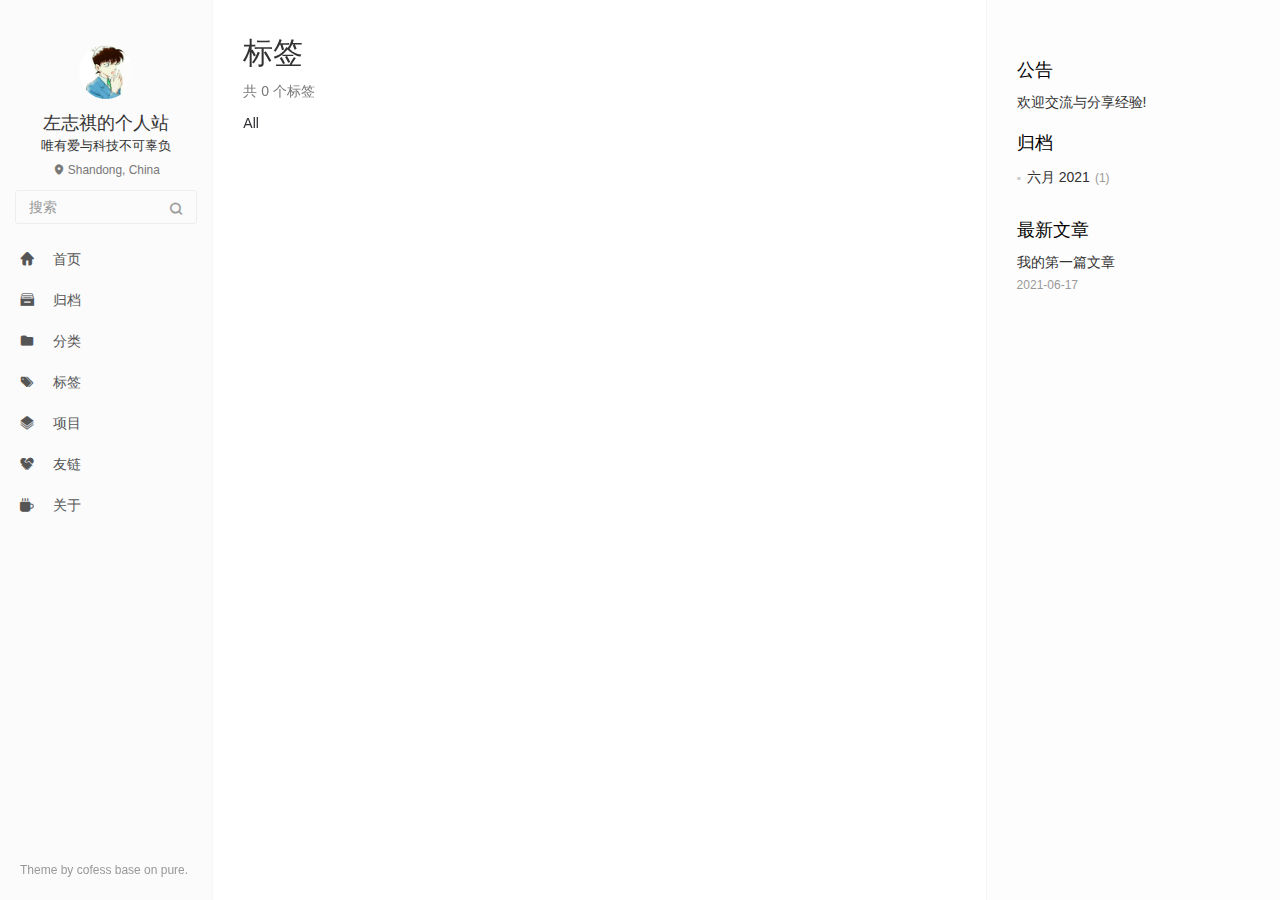
<file: tags/index.html>
<!DOCTYPE html>
<html lang=zh>
<head>
  <meta charset="utf-8">
  
  <meta http-equiv="X-UA-Compatible" content="IE=edge,chrome=1">
  <meta name="viewport" content="width=device-width, initial-scale=1, maximum-scale=1, minimum-scale=1, user-scalable=no, minimal-ui">
  <meta name="renderer" content="webkit">
  <meta http-equiv="Cache-Control" content="no-transform" />
  <meta http-equiv="Cache-Control" content="no-siteapp" />
  <meta name="apple-mobile-web-app-capable" content="yes">
  <meta name="apple-mobile-web-app-status-bar-style" content="black">
  <meta name="format-detection" content="telephone=no,email=no,adress=no">
  <!-- Color theme for statusbar -->
  <meta name="theme-color" content="#000000" />
  <!-- 强制页面在当前窗口以独立页面显示,防止别人在框架里调用页面 -->
  <meta http-equiv="window-target" content="_top" />
  
  
  <title>标签 | 左志祺的个人站</title>
  <meta property="og:type" content="website">
<meta property="og:title" content="标签">
<meta property="og:url" content="http://zuozhiqi.github.io/tags/index.html">
<meta property="og:site_name" content="Hexo">
<meta property="og:locale" content="zh_CN">
<meta property="article:published_time" content="2022-08-27T02:23:48.140Z">
<meta property="article:modified_time" content="2022-08-27T02:23:48.140Z">
<meta property="article:author" content="John Doe">
<meta name="twitter:card" content="summary">
  <!-- Canonical links -->
  <link rel="canonical" href="http://zuozhiqi.github.io/tags/index.html">
  
    <link rel="alternate" href="/atom.xml" title="Hexo" type="application/atom+xml">
  
  
    <link rel="icon" href="/favicon.png" type="image/x-icon">
  
  
<link rel="stylesheet" href="/css/style.css">

  
  
  
  
<meta name="generator" content="Hexo 6.2.0"></head>


<body class="main-center" itemscope itemtype="http://schema.org/WebPage">
  <header class="header" itemscope itemtype="http://schema.org/WPHeader">
  <div class="slimContent">
    <div class="navbar-header">
      
      
      <div class="profile-block text-center">
        <a id="avatar" href="" target="_blank">
          <img class="img-circle img-rotate" src="/images/avatar.jpg" width="200" height="200">
        </a>
        <h2 id="name" class="hidden-xs hidden-sm">左志祺的个人站</h2>
        <h3 id="title" class="hidden-xs hidden-sm hidden-md">唯有爱与科技不可辜负</h3>
        <small id="location" class="text-muted hidden-xs hidden-sm"><i class="icon icon-map-marker"></i> Shandong, China</small>
      </div>
      
      <div class="search" id="search-form-wrap">

    <form class="search-form sidebar-form">
        <div class="input-group">
            <input type="text" class="search-form-input form-control" placeholder="搜索" />
            <span class="input-group-btn">
                <button type="submit" class="search-form-submit btn btn-flat" onclick="return false;"><i class="icon icon-search"></i></button>
            </span>
        </div>
    </form>
    <div class="ins-search">
  <div class="ins-search-mask"></div>
  <div class="ins-search-container">
    <div class="ins-input-wrapper">
      <input type="text" class="ins-search-input" placeholder="想要查找什么..." x-webkit-speech />
      <button type="button" class="close ins-close ins-selectable" data-dismiss="modal" aria-label="Close"><span aria-hidden="true">×</span></button>
    </div>
    <div class="ins-section-wrapper">
      <div class="ins-section-container"></div>
    </div>
  </div>
</div>


</div>
      <button class="navbar-toggle collapsed" type="button" data-toggle="collapse" data-target="#main-navbar" aria-controls="main-navbar" aria-expanded="false">
        <span class="sr-only">Toggle navigation</span>
        <span class="icon-bar"></span>
        <span class="icon-bar"></span>
        <span class="icon-bar"></span>
      </button>
    </div>
    <nav id="main-navbar" class="collapse navbar-collapse" itemscope itemtype="http://schema.org/SiteNavigationElement" role="navigation">
      <ul class="nav navbar-nav main-nav ">
        
        
        <li class="menu-item menu-item-home">
          <a href="/.">
            
            <i class="icon icon-home-fill"></i>
            
            <span class="menu-title">首页</span>
          </a>
        </li>
        
        
        <li class="menu-item menu-item-archives">
          <a href="/archives">
            
            <i class="icon icon-archives-fill"></i>
            
            <span class="menu-title">归档</span>
          </a>
        </li>
        
        
        <li class="menu-item menu-item-categories">
          <a href="/categories">
            
            <i class="icon icon-folder"></i>
            
            <span class="menu-title">分类</span>
          </a>
        </li>
        
        
        <li class="menu-item menu-item-tags">
          <a href="/tags">
            
            <i class="icon icon-tags"></i>
            
            <span class="menu-title">标签</span>
          </a>
        </li>
        
        
        <li class="menu-item menu-item-repository">
          <a href="/repository">
            
            <i class="icon icon-project"></i>
            
            <span class="menu-title">项目</span>
          </a>
        </li>
        
        
        <li class="menu-item menu-item-links">
          <a href="/links">
            
            <i class="icon icon-friendship"></i>
            
            <span class="menu-title">友链</span>
          </a>
        </li>
        
        
        <li class="menu-item menu-item-about">
          <a href="/about">
            
            <i class="icon icon-cup-fill"></i>
            
            <span class="menu-title">关于</span>
          </a>
        </li>
        
      </ul>
      
    </nav>
  </div>
</header>

  
    <aside class="sidebar" itemscope itemtype="http://schema.org/WPSideBar">
  <div class="slimContent">
    
      <div class="widget">
    <h3 class="widget-title">公告</h3>
    <div class="widget-body">
        <div id="board">
            <div class="content">
                <p>欢迎交流与分享经验!<br></p>
            </div>
        </div>
    </div>
</div>

    
      

    
      

    
      
    
      
  <div class="widget">
    <h3 class="widget-title">归档</h3>
    <div class="widget-body">
      <ul class="archive-list"><li class="archive-list-item"><a class="archive-list-link" href="/archives/2021/06/">六月 2021</a><span class="archive-list-count">1</span></li></ul>
    </div>
  </div>


    
      
  <div class="widget">
    <h3 class="widget-title">最新文章</h3>
    <div class="widget-body">
      <ul class="recent-post-list list-unstyled no-thumbnail">
        
          <li>
            
            <div class="item-inner">
              <p class="item-category">
                
              </p>
              <p class="item-title">
                <a href="/2021/06/17/%E6%88%91%E7%9A%84%E7%AC%AC%E4%B8%80%E7%AF%87%E6%96%87%E7%AB%A0/" class="title">我的第一篇文章</a>
              </p>
              <p class="item-date">
                <time datetime="2021-06-17T06:08:23.000Z" itemprop="datePublished">2021-06-17</time>
              </p>
            </div>
          </li>
          
      </ul>
    </div>
  </div>
  

    
  </div>
</aside>

  
  <main class="main" role="main">
  <article class="article article-tags post-type-list" itemscope="">
    <header class="article-header">
      <h1 itemprop="name" class="hidden-xs">标签</h1>
      <p class="text-muted hidden-xs">共 0 个标签</p>
      <nav role="navigation" id="nav-main" class="okayNav">
        <ul>
          <li><a href="/tags">All</a></li>
          
        </ul>
      </nav>
    </header>
    <!-- /header -->
    <div class="article-body">
      
    </div>
  </article>
</main>

  <footer class="footer" itemscope itemtype="http://schema.org/WPFooter">
	
    <div class="copyright">
    	
        <div class="publishby">
        	Theme by <a href="https://github.com/cofess" target="_blank"> cofess </a>base on <a href="https://github.com/cofess/hexo-theme-pure" target="_blank">pure</a>.
        </div>
    </div>
</footer>
  <script src="//cdn.jsdelivr.net/npm/jquery@1.12.4/dist/jquery.min.js"></script>
<script>
window.jQuery || document.write('<script src="js/jquery.min.js"><\/script>')
</script>

<script src="/js/plugin.min.js"></script>


<script src="/js/application.js"></script>


    <script>
(function (window) {
    var INSIGHT_CONFIG = {
        TRANSLATION: {
            POSTS: '文章',
            PAGES: '页面',
            CATEGORIES: '分类',
            TAGS: '标签',
            UNTITLED: '(未命名)',
        },
        ROOT_URL: '/',
        CONTENT_URL: '/content.json',
    };
    window.INSIGHT_CONFIG = INSIGHT_CONFIG;
})(window);
</script>

<script src="/js/insight.js"></script>












</body>
</html>
</file>
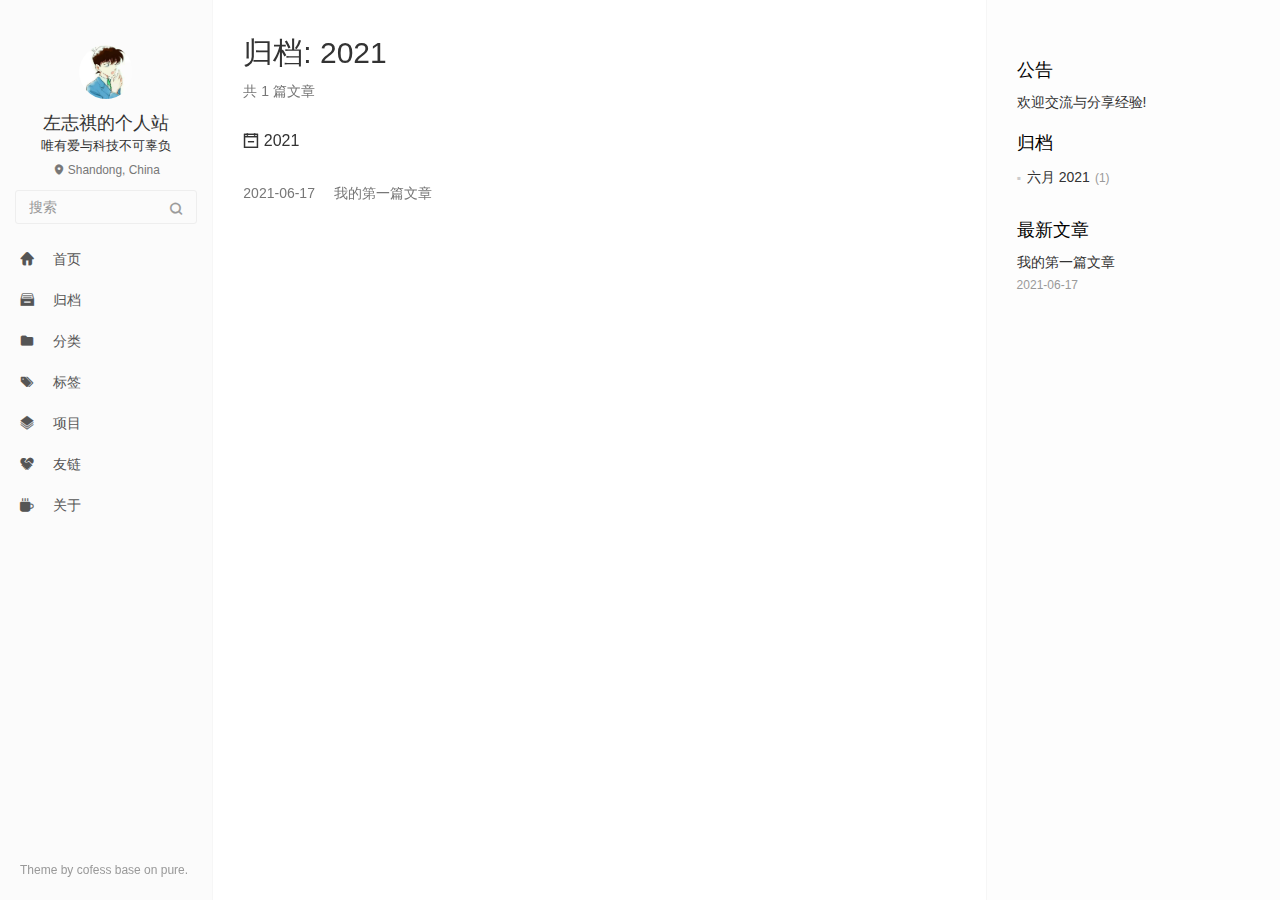
<file: archives/2021/index.html>
<!DOCTYPE html>
<html lang=zh>
<head>
  <meta charset="utf-8">
  
  <meta http-equiv="X-UA-Compatible" content="IE=edge,chrome=1">
  <meta name="viewport" content="width=device-width, initial-scale=1, maximum-scale=1, minimum-scale=1, user-scalable=no, minimal-ui">
  <meta name="renderer" content="webkit">
  <meta http-equiv="Cache-Control" content="no-transform" />
  <meta http-equiv="Cache-Control" content="no-siteapp" />
  <meta name="apple-mobile-web-app-capable" content="yes">
  <meta name="apple-mobile-web-app-status-bar-style" content="black">
  <meta name="format-detection" content="telephone=no,email=no,adress=no">
  <!-- Color theme for statusbar -->
  <meta name="theme-color" content="#000000" />
  <!-- 强制页面在当前窗口以独立页面显示,防止别人在框架里调用页面 -->
  <meta http-equiv="window-target" content="_top" />
  
  
  <title>归档: 2021 | 左志祺的个人站</title>
  <meta property="og:type" content="website">
<meta property="og:title" content="Hexo">
<meta property="og:url" content="http://zuozhiqi.github.io/archives/2021/index.html">
<meta property="og:site_name" content="Hexo">
<meta property="og:locale" content="zh_CN">
<meta property="article:author" content="John Doe">
<meta name="twitter:card" content="summary">
  <!-- Canonical links -->
  <link rel="canonical" href="http://zuozhiqi.github.io/archives/2021/index.html">
  
    <link rel="alternate" href="/atom.xml" title="Hexo" type="application/atom+xml">
  
  
    <link rel="icon" href="/favicon.png" type="image/x-icon">
  
  
<link rel="stylesheet" href="/css/style.css">

  
  
  
  
<meta name="generator" content="Hexo 6.2.0"></head>


<body class="main-center" itemscope itemtype="http://schema.org/WebPage">
  <header class="header" itemscope itemtype="http://schema.org/WPHeader">
  <div class="slimContent">
    <div class="navbar-header">
      
      
      <div class="profile-block text-center">
        <a id="avatar" href="" target="_blank">
          <img class="img-circle img-rotate" src="/images/avatar.jpg" width="200" height="200">
        </a>
        <h2 id="name" class="hidden-xs hidden-sm">左志祺的个人站</h2>
        <h3 id="title" class="hidden-xs hidden-sm hidden-md">唯有爱与科技不可辜负</h3>
        <small id="location" class="text-muted hidden-xs hidden-sm"><i class="icon icon-map-marker"></i> Shandong, China</small>
      </div>
      
      <div class="search" id="search-form-wrap">

    <form class="search-form sidebar-form">
        <div class="input-group">
            <input type="text" class="search-form-input form-control" placeholder="搜索" />
            <span class="input-group-btn">
                <button type="submit" class="search-form-submit btn btn-flat" onclick="return false;"><i class="icon icon-search"></i></button>
            </span>
        </div>
    </form>
    <div class="ins-search">
  <div class="ins-search-mask"></div>
  <div class="ins-search-container">
    <div class="ins-input-wrapper">
      <input type="text" class="ins-search-input" placeholder="想要查找什么..." x-webkit-speech />
      <button type="button" class="close ins-close ins-selectable" data-dismiss="modal" aria-label="Close"><span aria-hidden="true">×</span></button>
    </div>
    <div class="ins-section-wrapper">
      <div class="ins-section-container"></div>
    </div>
  </div>
</div>


</div>
      <button class="navbar-toggle collapsed" type="button" data-toggle="collapse" data-target="#main-navbar" aria-controls="main-navbar" aria-expanded="false">
        <span class="sr-only">Toggle navigation</span>
        <span class="icon-bar"></span>
        <span class="icon-bar"></span>
        <span class="icon-bar"></span>
      </button>
    </div>
    <nav id="main-navbar" class="collapse navbar-collapse" itemscope itemtype="http://schema.org/SiteNavigationElement" role="navigation">
      <ul class="nav navbar-nav main-nav ">
        
        
        <li class="menu-item menu-item-home">
          <a href="/.">
            
            <i class="icon icon-home-fill"></i>
            
            <span class="menu-title">首页</span>
          </a>
        </li>
        
        
        <li class="menu-item menu-item-archives">
          <a href="/archives">
            
            <i class="icon icon-archives-fill"></i>
            
            <span class="menu-title">归档</span>
          </a>
        </li>
        
        
        <li class="menu-item menu-item-categories">
          <a href="/categories">
            
            <i class="icon icon-folder"></i>
            
            <span class="menu-title">分类</span>
          </a>
        </li>
        
        
        <li class="menu-item menu-item-tags">
          <a href="/tags">
            
            <i class="icon icon-tags"></i>
            
            <span class="menu-title">标签</span>
          </a>
        </li>
        
        
        <li class="menu-item menu-item-repository">
          <a href="/repository">
            
            <i class="icon icon-project"></i>
            
            <span class="menu-title">项目</span>
          </a>
        </li>
        
        
        <li class="menu-item menu-item-links">
          <a href="/links">
            
            <i class="icon icon-friendship"></i>
            
            <span class="menu-title">友链</span>
          </a>
        </li>
        
        
        <li class="menu-item menu-item-about">
          <a href="/about">
            
            <i class="icon icon-cup-fill"></i>
            
            <span class="menu-title">关于</span>
          </a>
        </li>
        
      </ul>
      
    </nav>
  </div>
</header>

  
    <aside class="sidebar" itemscope itemtype="http://schema.org/WPSideBar">
  <div class="slimContent">
    
      <div class="widget">
    <h3 class="widget-title">公告</h3>
    <div class="widget-body">
        <div id="board">
            <div class="content">
                <p>欢迎交流与分享经验!<br></p>
            </div>
        </div>
    </div>
</div>

    
      

    
      

    
      
    
      
  <div class="widget">
    <h3 class="widget-title">归档</h3>
    <div class="widget-body">
      <ul class="archive-list"><li class="archive-list-item"><a class="archive-list-link" href="/archives/2021/06/">六月 2021</a><span class="archive-list-count">1</span></li></ul>
    </div>
  </div>


    
      
  <div class="widget">
    <h3 class="widget-title">最新文章</h3>
    <div class="widget-body">
      <ul class="recent-post-list list-unstyled no-thumbnail">
        
          <li>
            
            <div class="item-inner">
              <p class="item-category">
                
              </p>
              <p class="item-title">
                <a href="/2021/06/17/%E6%88%91%E7%9A%84%E7%AC%AC%E4%B8%80%E7%AF%87%E6%96%87%E7%AB%A0/" class="title">我的第一篇文章</a>
              </p>
              <p class="item-date">
                <time datetime="2021-06-17T06:08:23.000Z" itemprop="datePublished">2021-06-17</time>
              </p>
            </div>
          </li>
          
      </ul>
    </div>
  </div>
  

    
  </div>
</aside>

  
  
<main class="main" role="main">
  	<article class="content article article-archives article-type-list" itemscope="">
	    <header class="article-header">
	      <h1 itemprop="title">归档: 2021</h1>
	      <p class="text-muted">共 1 篇文章</p>
	    </header>
	    <div class="article-body">
	      
  
  
    
    
      
      
      <section class="panel panel-default b-no">
        <div class="panel-heading" role="tab">
          <h3 class="panel-title">
            <a data-toggle="collapse" href="#collapse2021" aria-expanded="true">
              <i class="icon icon-calendar-plus text-active"></i><i class="icon icon-calendar-minus text"></i>
              2021
            </a>
            <!-- <a href="/archives/2021" class="archive-year">2021</a> -->
          </h3>
        </div>
        <div id="collapse2021" class="panel-collapse collapse in" role="tabpanel" aria-labelledby="heading2021">
        <div class="panel-body">
          <div class="collection">
    
    
<a href="/2021/06/17/%E6%88%91%E7%9A%84%E7%AC%AC%E4%B8%80%E7%AF%87%E6%96%87%E7%AB%A0/" class="collection-item"   itemprop="url">
  <time datetime="2021-06-17T06:08:23.000Z" itemprop="datePublished">2021-06-17</time>
  <span>&nbsp;&nbsp;&nbsp;</span> 我的第一篇文章
</a>


  
  
    </div></div></div></section>
  

	    </div>
  	</article>
  	 	
</main>

  <footer class="footer" itemscope itemtype="http://schema.org/WPFooter">
	
    <div class="copyright">
    	
        <div class="publishby">
        	Theme by <a href="https://github.com/cofess" target="_blank"> cofess </a>base on <a href="https://github.com/cofess/hexo-theme-pure" target="_blank">pure</a>.
        </div>
    </div>
</footer>
  <script src="//cdn.jsdelivr.net/npm/jquery@1.12.4/dist/jquery.min.js"></script>
<script>
window.jQuery || document.write('<script src="js/jquery.min.js"><\/script>')
</script>

<script src="/js/plugin.min.js"></script>


<script src="/js/application.js"></script>


    <script>
(function (window) {
    var INSIGHT_CONFIG = {
        TRANSLATION: {
            POSTS: '文章',
            PAGES: '页面',
            CATEGORIES: '分类',
            TAGS: '标签',
            UNTITLED: '(未命名)',
        },
        ROOT_URL: '/',
        CONTENT_URL: '/content.json',
    };
    window.INSIGHT_CONFIG = INSIGHT_CONFIG;
})(window);
</script>

<script src="/js/insight.js"></script>












</body>
</html>
</file>
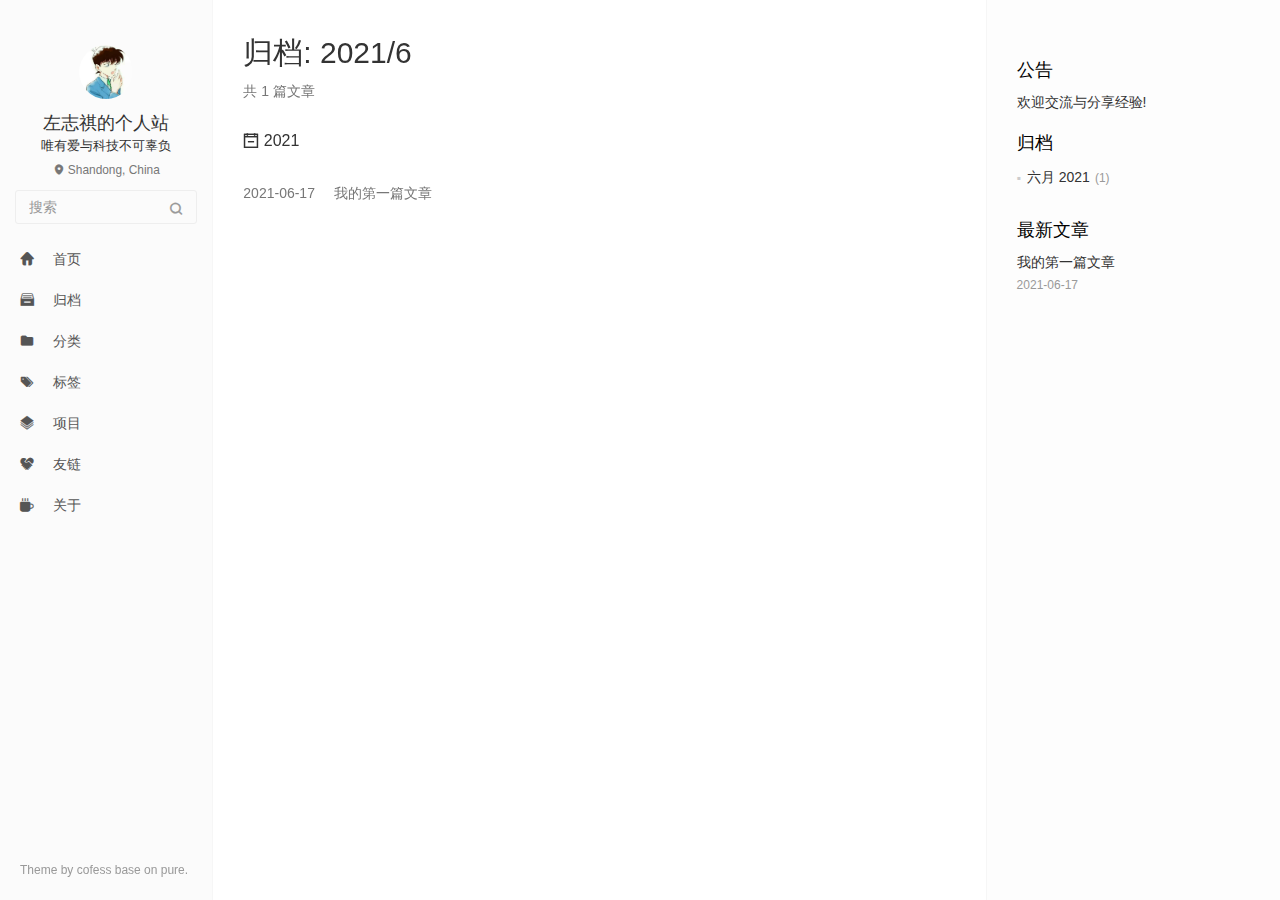
<file: archives/2021/06/index.html>
<!DOCTYPE html>
<html lang=zh>
<head>
  <meta charset="utf-8">
  
  <meta http-equiv="X-UA-Compatible" content="IE=edge,chrome=1">
  <meta name="viewport" content="width=device-width, initial-scale=1, maximum-scale=1, minimum-scale=1, user-scalable=no, minimal-ui">
  <meta name="renderer" content="webkit">
  <meta http-equiv="Cache-Control" content="no-transform" />
  <meta http-equiv="Cache-Control" content="no-siteapp" />
  <meta name="apple-mobile-web-app-capable" content="yes">
  <meta name="apple-mobile-web-app-status-bar-style" content="black">
  <meta name="format-detection" content="telephone=no,email=no,adress=no">
  <!-- Color theme for statusbar -->
  <meta name="theme-color" content="#000000" />
  <!-- 强制页面在当前窗口以独立页面显示,防止别人在框架里调用页面 -->
  <meta http-equiv="window-target" content="_top" />
  
  
  <title>归档: 2021/6 | 左志祺的个人站</title>
  <meta property="og:type" content="website">
<meta property="og:title" content="Hexo">
<meta property="og:url" content="http://zuozhiqi.github.io/archives/2021/06/index.html">
<meta property="og:site_name" content="Hexo">
<meta property="og:locale" content="zh_CN">
<meta property="article:author" content="John Doe">
<meta name="twitter:card" content="summary">
  <!-- Canonical links -->
  <link rel="canonical" href="http://zuozhiqi.github.io/archives/2021/06/index.html">
  
    <link rel="alternate" href="/atom.xml" title="Hexo" type="application/atom+xml">
  
  
    <link rel="icon" href="/favicon.png" type="image/x-icon">
  
  
<link rel="stylesheet" href="/css/style.css">

  
  
  
  
<meta name="generator" content="Hexo 6.2.0"></head>


<body class="main-center" itemscope itemtype="http://schema.org/WebPage">
  <header class="header" itemscope itemtype="http://schema.org/WPHeader">
  <div class="slimContent">
    <div class="navbar-header">
      
      
      <div class="profile-block text-center">
        <a id="avatar" href="" target="_blank">
          <img class="img-circle img-rotate" src="/images/avatar.jpg" width="200" height="200">
        </a>
        <h2 id="name" class="hidden-xs hidden-sm">左志祺的个人站</h2>
        <h3 id="title" class="hidden-xs hidden-sm hidden-md">唯有爱与科技不可辜负</h3>
        <small id="location" class="text-muted hidden-xs hidden-sm"><i class="icon icon-map-marker"></i> Shandong, China</small>
      </div>
      
      <div class="search" id="search-form-wrap">

    <form class="search-form sidebar-form">
        <div class="input-group">
            <input type="text" class="search-form-input form-control" placeholder="搜索" />
            <span class="input-group-btn">
                <button type="submit" class="search-form-submit btn btn-flat" onclick="return false;"><i class="icon icon-search"></i></button>
            </span>
        </div>
    </form>
    <div class="ins-search">
  <div class="ins-search-mask"></div>
  <div class="ins-search-container">
    <div class="ins-input-wrapper">
      <input type="text" class="ins-search-input" placeholder="想要查找什么..." x-webkit-speech />
      <button type="button" class="close ins-close ins-selectable" data-dismiss="modal" aria-label="Close"><span aria-hidden="true">×</span></button>
    </div>
    <div class="ins-section-wrapper">
      <div class="ins-section-container"></div>
    </div>
  </div>
</div>


</div>
      <button class="navbar-toggle collapsed" type="button" data-toggle="collapse" data-target="#main-navbar" aria-controls="main-navbar" aria-expanded="false">
        <span class="sr-only">Toggle navigation</span>
        <span class="icon-bar"></span>
        <span class="icon-bar"></span>
        <span class="icon-bar"></span>
      </button>
    </div>
    <nav id="main-navbar" class="collapse navbar-collapse" itemscope itemtype="http://schema.org/SiteNavigationElement" role="navigation">
      <ul class="nav navbar-nav main-nav ">
        
        
        <li class="menu-item menu-item-home">
          <a href="/.">
            
            <i class="icon icon-home-fill"></i>
            
            <span class="menu-title">首页</span>
          </a>
        </li>
        
        
        <li class="menu-item menu-item-archives">
          <a href="/archives">
            
            <i class="icon icon-archives-fill"></i>
            
            <span class="menu-title">归档</span>
          </a>
        </li>
        
        
        <li class="menu-item menu-item-categories">
          <a href="/categories">
            
            <i class="icon icon-folder"></i>
            
            <span class="menu-title">分类</span>
          </a>
        </li>
        
        
        <li class="menu-item menu-item-tags">
          <a href="/tags">
            
            <i class="icon icon-tags"></i>
            
            <span class="menu-title">标签</span>
          </a>
        </li>
        
        
        <li class="menu-item menu-item-repository">
          <a href="/repository">
            
            <i class="icon icon-project"></i>
            
            <span class="menu-title">项目</span>
          </a>
        </li>
        
        
        <li class="menu-item menu-item-links">
          <a href="/links">
            
            <i class="icon icon-friendship"></i>
            
            <span class="menu-title">友链</span>
          </a>
        </li>
        
        
        <li class="menu-item menu-item-about">
          <a href="/about">
            
            <i class="icon icon-cup-fill"></i>
            
            <span class="menu-title">关于</span>
          </a>
        </li>
        
      </ul>
      
    </nav>
  </div>
</header>

  
    <aside class="sidebar" itemscope itemtype="http://schema.org/WPSideBar">
  <div class="slimContent">
    
      <div class="widget">
    <h3 class="widget-title">公告</h3>
    <div class="widget-body">
        <div id="board">
            <div class="content">
                <p>欢迎交流与分享经验!<br></p>
            </div>
        </div>
    </div>
</div>

    
      

    
      

    
      
    
      
  <div class="widget">
    <h3 class="widget-title">归档</h3>
    <div class="widget-body">
      <ul class="archive-list"><li class="archive-list-item"><a class="archive-list-link" href="/archives/2021/06/">六月 2021</a><span class="archive-list-count">1</span></li></ul>
    </div>
  </div>


    
      
  <div class="widget">
    <h3 class="widget-title">最新文章</h3>
    <div class="widget-body">
      <ul class="recent-post-list list-unstyled no-thumbnail">
        
          <li>
            
            <div class="item-inner">
              <p class="item-category">
                
              </p>
              <p class="item-title">
                <a href="/2021/06/17/%E6%88%91%E7%9A%84%E7%AC%AC%E4%B8%80%E7%AF%87%E6%96%87%E7%AB%A0/" class="title">我的第一篇文章</a>
              </p>
              <p class="item-date">
                <time datetime="2021-06-17T06:08:23.000Z" itemprop="datePublished">2021-06-17</time>
              </p>
            </div>
          </li>
          
      </ul>
    </div>
  </div>
  

    
  </div>
</aside>

  
  
<main class="main" role="main">
  	<article class="content article article-archives article-type-list" itemscope="">
	    <header class="article-header">
	      <h1 itemprop="title">归档: 2021/6</h1>
	      <p class="text-muted">共 1 篇文章</p>
	    </header>
	    <div class="article-body">
	      
  
  
    
    
      
      
      <section class="panel panel-default b-no">
        <div class="panel-heading" role="tab">
          <h3 class="panel-title">
            <a data-toggle="collapse" href="#collapse2021" aria-expanded="true">
              <i class="icon icon-calendar-plus text-active"></i><i class="icon icon-calendar-minus text"></i>
              2021
            </a>
            <!-- <a href="/archives/2021" class="archive-year">2021</a> -->
          </h3>
        </div>
        <div id="collapse2021" class="panel-collapse collapse in" role="tabpanel" aria-labelledby="heading2021">
        <div class="panel-body">
          <div class="collection">
    
    
<a href="/2021/06/17/%E6%88%91%E7%9A%84%E7%AC%AC%E4%B8%80%E7%AF%87%E6%96%87%E7%AB%A0/" class="collection-item"   itemprop="url">
  <time datetime="2021-06-17T06:08:23.000Z" itemprop="datePublished">2021-06-17</time>
  <span>&nbsp;&nbsp;&nbsp;</span> 我的第一篇文章
</a>


  
  
    </div></div></div></section>
  

	    </div>
  	</article>
  	 	
</main>

  <footer class="footer" itemscope itemtype="http://schema.org/WPFooter">
	
    <div class="copyright">
    	
        <div class="publishby">
        	Theme by <a href="https://github.com/cofess" target="_blank"> cofess </a>base on <a href="https://github.com/cofess/hexo-theme-pure" target="_blank">pure</a>.
        </div>
    </div>
</footer>
  <script src="//cdn.jsdelivr.net/npm/jquery@1.12.4/dist/jquery.min.js"></script>
<script>
window.jQuery || document.write('<script src="js/jquery.min.js"><\/script>')
</script>

<script src="/js/plugin.min.js"></script>


<script src="/js/application.js"></script>


    <script>
(function (window) {
    var INSIGHT_CONFIG = {
        TRANSLATION: {
            POSTS: '文章',
            PAGES: '页面',
            CATEGORIES: '分类',
            TAGS: '标签',
            UNTITLED: '(未命名)',
        },
        ROOT_URL: '/',
        CONTENT_URL: '/content.json',
    };
    window.INSIGHT_CONFIG = INSIGHT_CONFIG;
})(window);
</script>

<script src="/js/insight.js"></script>












</body>
</html>
</file>
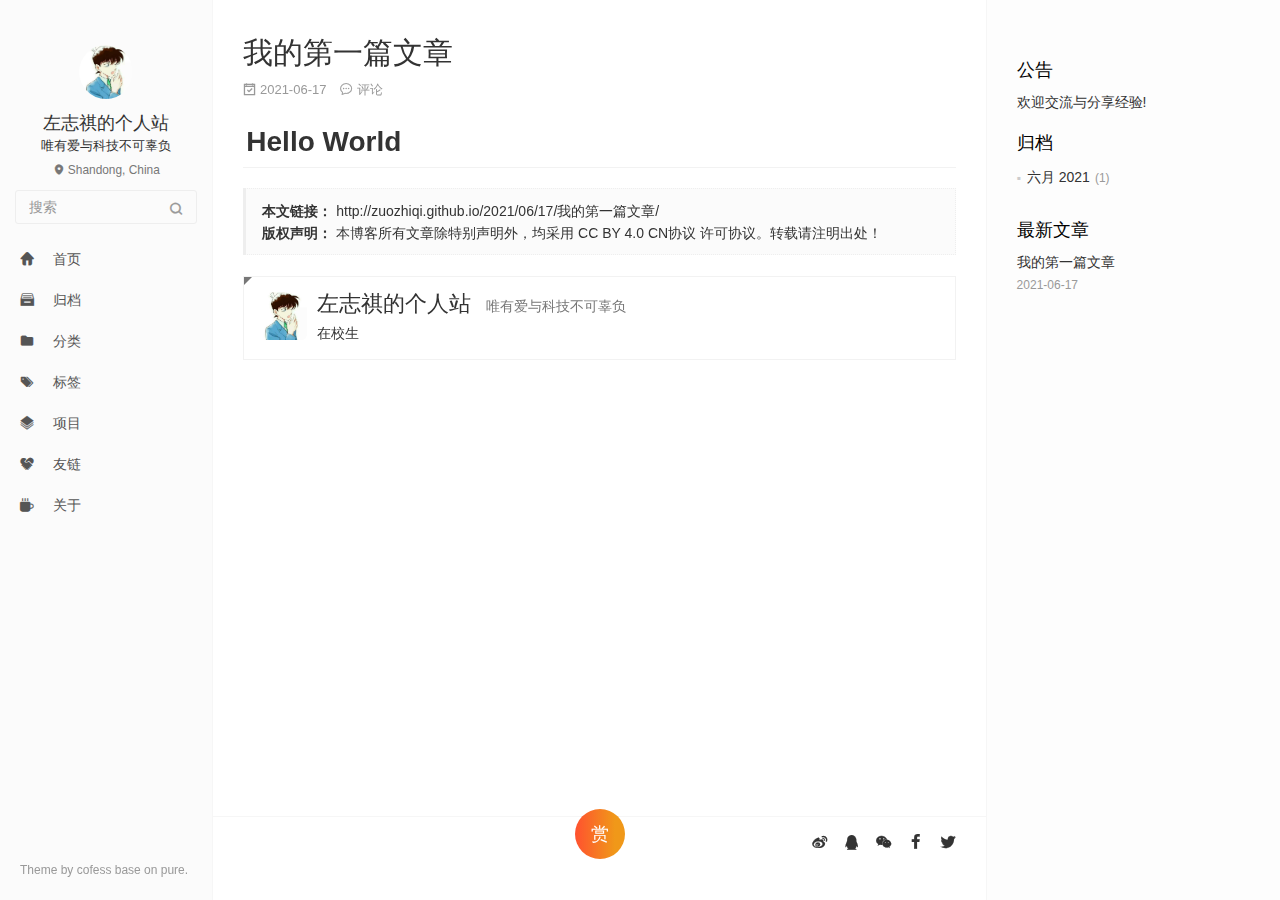
<file: 2021/06/17/我的第一篇文章/index.html>
<!DOCTYPE html>
<html lang=zh>
<head>
  <meta charset="utf-8">
  
  <meta http-equiv="X-UA-Compatible" content="IE=edge,chrome=1">
  <meta name="viewport" content="width=device-width, initial-scale=1, maximum-scale=1, minimum-scale=1, user-scalable=no, minimal-ui">
  <meta name="renderer" content="webkit">
  <meta http-equiv="Cache-Control" content="no-transform" />
  <meta http-equiv="Cache-Control" content="no-siteapp" />
  <meta name="apple-mobile-web-app-capable" content="yes">
  <meta name="apple-mobile-web-app-status-bar-style" content="black">
  <meta name="format-detection" content="telephone=no,email=no,adress=no">
  <!-- Color theme for statusbar -->
  <meta name="theme-color" content="#000000" />
  <!-- 强制页面在当前窗口以独立页面显示,防止别人在框架里调用页面 -->
  <meta http-equiv="window-target" content="_top" />
  
  
  <title>我的第一篇文章 | 左志祺的个人站</title>
  <meta name="description" content="Hello World">
<meta property="og:type" content="article">
<meta property="og:title" content="我的第一篇文章">
<meta property="og:url" content="http://zuozhiqi.github.io/2021/06/17/%E6%88%91%E7%9A%84%E7%AC%AC%E4%B8%80%E7%AF%87%E6%96%87%E7%AB%A0/index.html">
<meta property="og:site_name" content="Hexo">
<meta property="og:description" content="Hello World">
<meta property="og:locale" content="zh_CN">
<meta property="article:published_time" content="2021-06-17T06:08:23.000Z">
<meta property="article:modified_time" content="2022-08-27T06:29:30.472Z">
<meta property="article:author" content="John Doe">
<meta name="twitter:card" content="summary">
  <!-- Canonical links -->
  <link rel="canonical" href="http://zuozhiqi.github.io/2021/06/17/%E6%88%91%E7%9A%84%E7%AC%AC%E4%B8%80%E7%AF%87%E6%96%87%E7%AB%A0/index.html">
  
    <link rel="alternate" href="/atom.xml" title="Hexo" type="application/atom+xml">
  
  
    <link rel="icon" href="/favicon.png" type="image/x-icon">
  
  
<link rel="stylesheet" href="/css/style.css">

  
  
  
  
<meta name="generator" content="Hexo 6.2.0"></head>


<body class="main-center" itemscope itemtype="http://schema.org/WebPage">
  <header class="header" itemscope itemtype="http://schema.org/WPHeader">
  <div class="slimContent">
    <div class="navbar-header">
      
      
      <div class="profile-block text-center">
        <a id="avatar" href="" target="_blank">
          <img class="img-circle img-rotate" src="/images/avatar.jpg" width="200" height="200">
        </a>
        <h2 id="name" class="hidden-xs hidden-sm">左志祺的个人站</h2>
        <h3 id="title" class="hidden-xs hidden-sm hidden-md">唯有爱与科技不可辜负</h3>
        <small id="location" class="text-muted hidden-xs hidden-sm"><i class="icon icon-map-marker"></i> Shandong, China</small>
      </div>
      
      <div class="search" id="search-form-wrap">

    <form class="search-form sidebar-form">
        <div class="input-group">
            <input type="text" class="search-form-input form-control" placeholder="搜索" />
            <span class="input-group-btn">
                <button type="submit" class="search-form-submit btn btn-flat" onclick="return false;"><i class="icon icon-search"></i></button>
            </span>
        </div>
    </form>
    <div class="ins-search">
  <div class="ins-search-mask"></div>
  <div class="ins-search-container">
    <div class="ins-input-wrapper">
      <input type="text" class="ins-search-input" placeholder="想要查找什么..." x-webkit-speech />
      <button type="button" class="close ins-close ins-selectable" data-dismiss="modal" aria-label="Close"><span aria-hidden="true">×</span></button>
    </div>
    <div class="ins-section-wrapper">
      <div class="ins-section-container"></div>
    </div>
  </div>
</div>


</div>
      <button class="navbar-toggle collapsed" type="button" data-toggle="collapse" data-target="#main-navbar" aria-controls="main-navbar" aria-expanded="false">
        <span class="sr-only">Toggle navigation</span>
        <span class="icon-bar"></span>
        <span class="icon-bar"></span>
        <span class="icon-bar"></span>
      </button>
    </div>
    <nav id="main-navbar" class="collapse navbar-collapse" itemscope itemtype="http://schema.org/SiteNavigationElement" role="navigation">
      <ul class="nav navbar-nav main-nav ">
        
        
        <li class="menu-item menu-item-home">
          <a href="/.">
            
            <i class="icon icon-home-fill"></i>
            
            <span class="menu-title">首页</span>
          </a>
        </li>
        
        
        <li class="menu-item menu-item-archives">
          <a href="/archives">
            
            <i class="icon icon-archives-fill"></i>
            
            <span class="menu-title">归档</span>
          </a>
        </li>
        
        
        <li class="menu-item menu-item-categories">
          <a href="/categories">
            
            <i class="icon icon-folder"></i>
            
            <span class="menu-title">分类</span>
          </a>
        </li>
        
        
        <li class="menu-item menu-item-tags">
          <a href="/tags">
            
            <i class="icon icon-tags"></i>
            
            <span class="menu-title">标签</span>
          </a>
        </li>
        
        
        <li class="menu-item menu-item-repository">
          <a href="/repository">
            
            <i class="icon icon-project"></i>
            
            <span class="menu-title">项目</span>
          </a>
        </li>
        
        
        <li class="menu-item menu-item-links">
          <a href="/links">
            
            <i class="icon icon-friendship"></i>
            
            <span class="menu-title">友链</span>
          </a>
        </li>
        
        
        <li class="menu-item menu-item-about">
          <a href="/about">
            
            <i class="icon icon-cup-fill"></i>
            
            <span class="menu-title">关于</span>
          </a>
        </li>
        
      </ul>
      
    </nav>
  </div>
</header>

  
    <aside class="sidebar" itemscope itemtype="http://schema.org/WPSideBar">
  <div class="slimContent">
    
      <div class="widget">
    <h3 class="widget-title">公告</h3>
    <div class="widget-body">
        <div id="board">
            <div class="content">
                <p>欢迎交流与分享经验!<br></p>
            </div>
        </div>
    </div>
</div>

    
      

    
      

    
      
    
      
  <div class="widget">
    <h3 class="widget-title">归档</h3>
    <div class="widget-body">
      <ul class="archive-list"><li class="archive-list-item"><a class="archive-list-link" href="/archives/2021/06/">六月 2021</a><span class="archive-list-count">1</span></li></ul>
    </div>
  </div>


    
      
  <div class="widget">
    <h3 class="widget-title">最新文章</h3>
    <div class="widget-body">
      <ul class="recent-post-list list-unstyled no-thumbnail">
        
          <li>
            
            <div class="item-inner">
              <p class="item-category">
                
              </p>
              <p class="item-title">
                <a href="/2021/06/17/%E6%88%91%E7%9A%84%E7%AC%AC%E4%B8%80%E7%AF%87%E6%96%87%E7%AB%A0/" class="title">我的第一篇文章</a>
              </p>
              <p class="item-date">
                <time datetime="2021-06-17T06:08:23.000Z" itemprop="datePublished">2021-06-17</time>
              </p>
            </div>
          </li>
          
      </ul>
    </div>
  </div>
  

    
  </div>
</aside>

  
  
<main class="main" role="main">
  <div class="content">
  <article id="post-我的第一篇文章" class="article article-type-post" itemscope itemtype="http://schema.org/BlogPosting">
    
    <div class="article-header">
      
        
  
    <h1 class="article-title" itemprop="name">
      我的第一篇文章
    </h1>
  

      
      <div class="article-meta">
        <span class="article-date">
    <i class="icon icon-calendar-check"></i>
	<a href="/2021/06/17/%E6%88%91%E7%9A%84%E7%AC%AC%E4%B8%80%E7%AF%87%E6%96%87%E7%AB%A0/" class="article-date">
	  <time datetime="2021-06-17T06:08:23.000Z" itemprop="datePublished">2021-06-17</time>
	</a>
</span>
        
        

        

        <span class="post-comment"><i class="icon icon-comment"></i> <a href="/2021/06/17/%E6%88%91%E7%9A%84%E7%AC%AC%E4%B8%80%E7%AF%87%E6%96%87%E7%AB%A0/#comments" class="article-comment-link">评论</a></span>
        
      </div>
    </div>
    <div class="article-entry marked-body" itemprop="articleBody">
      
        <h1 id="Hello-World"><a href="#Hello-World" class="headerlink" title="Hello World"></a>Hello World</h1>
      
    </div>
    <div class="article-footer">
      <blockquote class="mt-2x">
  <ul class="post-copyright list-unstyled">
    
    <li class="post-copyright-link hidden-xs">
      <strong>本文链接：</strong>
      <a href="http://zuozhiqi.github.io/2021/06/17/%E6%88%91%E7%9A%84%E7%AC%AC%E4%B8%80%E7%AF%87%E6%96%87%E7%AB%A0/" title="我的第一篇文章" target="_blank" rel="external">http://zuozhiqi.github.io/2021/06/17/我的第一篇文章/</a>
    </li>
    
    <li class="post-copyright-license">
      <strong>版权声明： </strong> 本博客所有文章除特别声明外，均采用 <a href="http://creativecommons.org/licenses/by/4.0/deed.zh" target="_blank" rel="external">CC BY 4.0 CN协议</a> 许可协议。转载请注明出处！
    </li>
  </ul>
</blockquote>


<div class="panel panel-default panel-badger">
  <div class="panel-body">
    <figure class="media">
      <div class="media-left">
        <a href="" target="_blank" class="img-burn thumb-sm visible-lg">
          <img src="/images/avatar.jpg" class="img-rounded w-full" alt="">
        </a>
      </div>
      <div class="media-body">
        <h3 class="media-heading"><a href="" target="_blank"><span class="text-dark">左志祺的个人站</span><small class="ml-1x">唯有爱与科技不可辜负</small></a></h3>
        <div>在校生</div>
      </div>
    </figure>
  </div>
</div>


    </div>
  </article>
  
    
  <section id="comments">
  	
  </section>


  
</div>

  <nav class="bar bar-footer clearfix" data-stick-bottom>
  <div class="bar-inner">
  
  
  <!-- Button trigger modal -->
  <button type="button" class="btn btn-fancy btn-donate pop-onhover bg-gradient-warning" data-toggle="modal" data-target="#donateModal"><span>赏</span></button>
  <!-- <div class="wave-icon wave-icon-danger btn-donate" data-toggle="modal" data-target="#donateModal">
    <div class="wave-circle"><span class="icon"><i class="icon icon-bill"></i></span></div>
  </div> -->
  
  
  <div class="bar-right">
    
    <div class="share-component" data-sites="weibo,qq,wechat,facebook,twitter" data-mobile-sites="weibo,qq,qzone"></div>
    
  </div>
  </div>
</nav>
  
<!-- Modal -->
<div class="modal modal-center modal-small modal-xs-full fade" id="donateModal" tabindex="-1" role="dialog">
  <div class="modal-dialog" role="document">
    <div class="modal-content donate">
      <button type="button" class="close" data-dismiss="modal" aria-label="Close"><span aria-hidden="true">&times;</span></button>
      <div class="modal-body">
        <div class="donate-box">
          <div class="donate-head">
            <p>感谢您的支持，我会继续努力的!</p>
          </div>
          <div class="tab-content">
            <div role="tabpanel" class="tab-pane fade active in" id="alipay">
              <div class="donate-payimg">
                <img src="/images/donate/alipayimg.png" alt="扫码支持" title="扫一扫" />
              </div>
              <p class="text-muted mv">扫码打赏，你说多少就多少</p>
              <p class="text-grey">打开支付宝扫一扫，即可进行扫码打赏哦</p>
            </div>
            <div role="tabpanel" class="tab-pane fade" id="wechatpay">
              <div class="donate-payimg">
                <img src="/images/donate/wechatpayimg.png" alt="扫码支持" title="扫一扫" />
              </div>
              <p class="text-muted mv">扫码打赏，你说多少就多少</p>
              <p class="text-grey">打开微信扫一扫，即可进行扫码打赏哦</p>
            </div>
          </div>
          <div class="donate-footer">
            <ul class="nav nav-tabs nav-justified" role="tablist">
              <li role="presentation" class="active">
                <a href="#alipay" id="alipay-tab" role="tab" data-toggle="tab" aria-controls="alipay" aria-expanded="true"><i class="icon icon-alipay"></i> 支付宝</a>
              </li>
              <li role="presentation" class="">
                <a href="#wechatpay" role="tab" id="wechatpay-tab" data-toggle="tab" aria-controls="wechatpay" aria-expanded="false"><i class="icon icon-wepay"></i> 微信支付</a>
              </li>
            </ul>
          </div>
        </div>
      </div>
    </div>
  </div>
</div>



</main>

  <footer class="footer" itemscope itemtype="http://schema.org/WPFooter">
	
    <div class="copyright">
    	
        <div class="publishby">
        	Theme by <a href="https://github.com/cofess" target="_blank"> cofess </a>base on <a href="https://github.com/cofess/hexo-theme-pure" target="_blank">pure</a>.
        </div>
    </div>
</footer>
  <script src="//cdn.jsdelivr.net/npm/jquery@1.12.4/dist/jquery.min.js"></script>
<script>
window.jQuery || document.write('<script src="js/jquery.min.js"><\/script>')
</script>

<script src="/js/plugin.min.js"></script>


<script src="/js/application.js"></script>


    <script>
(function (window) {
    var INSIGHT_CONFIG = {
        TRANSLATION: {
            POSTS: '文章',
            PAGES: '页面',
            CATEGORIES: '分类',
            TAGS: '标签',
            UNTITLED: '(未命名)',
        },
        ROOT_URL: '/',
        CONTENT_URL: '/content.json',
    };
    window.INSIGHT_CONFIG = INSIGHT_CONFIG;
})(window);
</script>

<script src="/js/insight.js"></script>






   




   






</body>
</html>
</file>
<file: css/style.css>
@charset "UTF-8";

/**
 * global variables and mixins
 */

/**
 * font family
 */

/**
 * 
 */

/* Mixins */

/**
 * bootstrap
 */

/*!
 * Bootstrap v3.3.7 (http://getbootstrap.com)
 * Copyright 2011-2016 Twitter, Inc.
 * Licensed under MIT (https://github.com/twbs/bootstrap/blob/master/LICENSE)
 */

/*! normalize.css v3.0.3 | MIT License | github.com/necolas/normalize.css */

html {
  font-family: sans-serif;
  -ms-text-size-adjust: 100%;
  -webkit-text-size-adjust: 100%;
}

body {
  margin: 0;
}

article,
aside,
details,
figcaption,
figure,
footer,
header,
hgroup,
main,
menu,
nav,
section,
summary {
  display: block;
}

audio,
canvas,
progress,
video {
  display: inline-block;
  vertical-align: baseline;
}

audio:not([controls]) {
  display: none;
  height: 0;
}

[hidden],
template {
  display: none;
}

a {
  background-color: transparent;
}

a:active,
a:hover {
  outline: 0;
}

abbr[title] {
  border-bottom: 1px dotted;
}

b,
strong {
  font-weight: bold;
}

dfn {
  font-style: italic;
}

h1 {
  font-size: 2em;
  margin: 0.67em 0;
}

mark {
  background: #ff0;
  color: #000;
}

small {
  font-size: 80%;
}

sub,
sup {
  font-size: 75%;
  line-height: 0;
  position: relative;
  vertical-align: baseline;
}

sup {
  top: -0.5em;
}

sub {
  bottom: -0.25em;
}

img {
  border: 0;
}

svg:not(:root) {
  overflow: hidden;
}

figure {
  margin: 1em 40px;
}

hr {
  -webkit-box-sizing: content-box;
  box-sizing: content-box;
  height: 0;
}

pre {
  overflow: auto;
}

code,
kbd,
pre,
samp {
  font-family: monospace,monospace;
  font-size: 1em;
}

button,
input,
optgroup,
select,
textarea {
  color: inherit;
  font: inherit;
  margin: 0;
}

button {
  overflow: visible;
}

button,
select {
  text-transform: none;
}

button,
html input[type="button"],
input[type="reset"],
input[type="submit"] {
  -webkit-appearance: button;
  cursor: pointer;
}

button[disabled],
html input[disabled] {
  cursor: default;
}

button::-moz-focus-inner,
input::-moz-focus-inner {
  border: 0;
  padding: 0;
}

input {
  line-height: normal;
}

input[type="checkbox"],
input[type="radio"] {
  -webkit-box-sizing: border-box;
  box-sizing: border-box;
  padding: 0;
}

input[type="number"]::-webkit-inner-spin-button,
input[type="number"]::-webkit-outer-spin-button {
  height: auto;
}

input[type="search"] {
  -webkit-appearance: textfield;
  -webkit-box-sizing: content-box;
  box-sizing: content-box;
}

input[type="search"]::-webkit-search-cancel-button,
input[type="search"]::-webkit-search-decoration {
  -webkit-appearance: none;
}

fieldset {
  border: 1px solid #c0c0c0;
  margin: 0 2px;
  padding: 0.35em 0.625em 0.75em;
}

legend {
  border: 0;
  padding: 0;
}

textarea {
  overflow: auto;
}

optgroup {
  font-weight: bold;
}

table {
  border-collapse: collapse;
  border-spacing: 0;
}

td,
th {
  padding: 0;
}

/*! Source: https://github.com/h5bp/html5-boilerplate/blob/master/src/css/main.css */

* {
  -webkit-box-sizing: border-box;
  box-sizing: border-box;
}

*:before,
*:after {
  -webkit-box-sizing: border-box;
  box-sizing: border-box;
}

html {
  font-size: 10px;
  -webkit-tap-highlight-color: transparent;
}

input,
button,
select,
textarea {
  font-family: inherit;
  font-size: inherit;
  line-height: inherit;
}

a {
  color: #2196f3;
  text-decoration: none;
}

a:hover,
a:focus {
  color: #0a6ebd;
  text-decoration: underline;
}

a:focus {
  outline: 5px auto -webkit-focus-ring-color;
  outline-offset: -2px;
}

figure {
  margin: 0;
}

img {
  vertical-align: middle;
}

.img-responsive {
  display: block;
  max-width: 100%;
  height: auto;
}

.img-rounded {
  border-radius: 6px;
}

.img-thumbnail {
  padding: 4px;
  line-height: 1.57143;
  background-color: #fff;
  border: 1px solid #ddd;
  border-radius: 4px;
  -webkit-transition: all 0.2s ease-in-out;
  transition: all 0.2s ease-in-out;
  display: inline-block;
  max-width: 100%;
  height: auto;
}

.img-circle {
  border-radius: 50%;
}

hr {
  margin-top: 21px;
  margin-bottom: 21px;
  border: 0;
  border-top: 1px solid #eeeeee;
}

.sr-only {
  position: absolute;
  width: 1px;
  height: 1px;
  margin: -1px;
  padding: 0;
  overflow: hidden;
  clip: rect(0, 0, 0, 0);
  border: 0;
}

.sr-only-focusable:active,
.sr-only-focusable:focus {
  position: static;
  width: auto;
  height: auto;
  margin: 0;
  overflow: visible;
  clip: auto;
}

[role="button"] {
  cursor: pointer;
}

h1,
h2,
h3,
h4,
h5,
h6,
.h1,
.h2,
.h3,
.h4,
.h5,
.h6 {
  font-family: inherit;
  font-weight: 500;
  line-height: 1.1;
  color: inherit;
}

h1 small,
h1 .small,
h2 small,
h2 .small,
h3 small,
h3 .small,
h4 small,
h4 .small,
h5 small,
h5 .small,
h6 small,
h6 .small,
.h1 small,
.h1 .small,
.h2 small,
.h2 .small,
.h3 small,
.h3 .small,
.h4 small,
.h4 .small,
.h5 small,
.h5 .small,
.h6 small,
.h6 .small {
  font-weight: normal;
  line-height: 1;
  color: #777777;
}

h1,
.h1,
h2,
.h2,
h3,
.h3 {
  margin-top: 21px;
  margin-bottom: 10.5px;
}

h1 small,
h1 .small,
.h1 small,
.h1 .small,
h2 small,
h2 .small,
.h2 small,
.h2 .small,
h3 small,
h3 .small,
.h3 small,
.h3 .small {
  font-size: 65%;
}

h4,
.h4,
h5,
.h5,
h6,
.h6 {
  margin-top: 10.5px;
  margin-bottom: 10.5px;
}

h4 small,
h4 .small,
.h4 small,
.h4 .small,
h5 small,
h5 .small,
.h5 small,
.h5 .small,
h6 small,
h6 .small,
.h6 small,
.h6 .small {
  font-size: 75%;
}

h1,
.h1 {
  font-size: 30px;
}

h2,
.h2 {
  font-size: 26px;
}

h3,
.h3 {
  font-size: 22px;
}

h4,
.h4 {
  font-size: 18px;
}

h5,
.h5 {
  font-size: 14px;
}

h6,
.h6 {
  font-size: 12px;
}

p {
  margin: 0 0 10.5px;
}

.lead {
  margin-bottom: 21px;
  font-size: 16px;
  font-weight: 300;
  line-height: 1.4;
}

small,
.small {
  font-size: 85%;
}

mark,
.mark {
  background-color: #fcf8e3;
  padding: .2em;
}

.text-left {
  text-align: left;
}

.text-right {
  text-align: right;
}

.text-center {
  text-align: center;
}

.text-justify {
  text-align: justify;
}

.text-nowrap {
  white-space: nowrap;
}

.text-lowercase {
  text-transform: lowercase;
}

.text-uppercase,
.initialism {
  text-transform: uppercase;
}

.text-capitalize {
  text-transform: capitalize;
}

.text-muted {
  color: #777777 !important;
}

.text-primary {
  color: #2196f3;
}

a.text-primary:hover,
a.text-primary:focus {
  color: #0c7cd5;
}

.text-success {
  color: #3c763d;
}

a.text-success:hover,
a.text-success:focus {
  color: #2b542c;
}

.text-info {
  color: #31708f;
}

a.text-info:hover,
a.text-info:focus {
  color: #245269;
}

.text-warning {
  color: #8a6d3b;
}

a.text-warning:hover,
a.text-warning:focus {
  color: #66512c;
}

.text-danger {
  color: #a94442;
}

a.text-danger:hover,
a.text-danger:focus {
  color: #843534;
}

.bg-primary {
  color: #fff;
}

.bg-primary {
  background-color: #2196f3;
}

a.bg-primary:hover,
a.bg-primary:focus {
  background-color: #0c7cd5;
}

.bg-success {
  background-color: #dff0d8;
}

a.bg-success:hover,
a.bg-success:focus {
  background-color: #c1e2b3;
}

.bg-info {
  background-color: #d9edf7;
}

a.bg-info:hover,
a.bg-info:focus {
  background-color: #afd9ee;
}

.bg-warning {
  background-color: #fcf8e3;
}

a.bg-warning:hover,
a.bg-warning:focus {
  background-color: #f7ecb5;
}

.bg-danger {
  background-color: #f2dede;
}

a.bg-danger:hover,
a.bg-danger:focus {
  background-color: #e4b9b9;
}

.page-header {
  padding-bottom: 9.5px;
  margin: 42px 0 21px;
  border-bottom: 1px solid #eeeeee;
}

ul,
ol {
  margin-top: 0;
  margin-bottom: 10.5px;
}

ul ul,
ul ol,
ol ul,
ol ol {
  margin-bottom: 0;
}

.list-unstyled {
  padding-left: 0;
  list-style: none;
}

.list-inline {
  padding-left: 0;
  list-style: none;
  margin-left: -5px;
}

.list-inline > li {
  display: inline-block;
  padding-left: 5px;
  padding-right: 5px;
}

dl {
  margin-top: 0;
  margin-bottom: 21px;
}

dt,
dd {
  line-height: 1.57143;
}

dt {
  font-weight: bold;
}

dd {
  margin-left: 0;
}

.dl-horizontal dd:before,
.dl-horizontal dd:after {
  content: " ";
  display: table;
}

.dl-horizontal dd:after {
  clear: both;
}

abbr[title],
abbr[data-original-title] {
  cursor: help;
  border-bottom: 1px dotted #777777;
}

.initialism {
  font-size: 90%;
}

blockquote {
  padding: 10.5px 16px;
  margin: 0 0 21px;
  border: 1px dotted #eeeeee;
  border-left: 3px solid #eeeeee;
  background-color: #fbfbfb;
}

blockquote p:last-child,
blockquote ul:last-child,
blockquote ol:last-child {
  margin-bottom: 0;
}

blockquote footer,
blockquote small,
blockquote .small {
  display: block;
  font-size: 80%;
  line-height: 1.57143;
  color: #777777;
}

blockquote footer:before,
blockquote small:before,
blockquote .small:before {
  content: '\2014 \00A0';
}

.blockquote-reverse,
blockquote.pull-right {
  padding-right: 15px;
  padding-left: 0;
  border-right: 5px solid #eeeeee;
  border-left: 0;
  text-align: right;
}

.blockquote-reverse footer:before,
.blockquote-reverse small:before,
.blockquote-reverse .small:before,
blockquote.pull-right footer:before,
blockquote.pull-right small:before,
blockquote.pull-right .small:before {
  content: '';
}

.blockquote-reverse footer:after,
.blockquote-reverse small:after,
.blockquote-reverse .small:after,
blockquote.pull-right footer:after,
blockquote.pull-right small:after,
blockquote.pull-right .small:after {
  content: '\00A0 \2014';
}

address {
  margin-bottom: 21px;
  font-style: normal;
  line-height: 1.57143;
}

.container {
  margin-right: auto;
  margin-left: auto;
  padding-left: 15px;
  padding-right: 15px;
}

.container:before,
.container:after {
  content: " ";
  display: table;
}

.container:after {
  clear: both;
}

.container-fluid {
  margin-right: auto;
  margin-left: auto;
  padding-left: 15px;
  padding-right: 15px;
}

.container-fluid:before,
.container-fluid:after {
  content: " ";
  display: table;
}

.container-fluid:after {
  clear: both;
}

.row {
  margin-left: -15px;
  margin-right: -15px;
}

.row:before,
.row:after {
  content: " ";
  display: table;
}

.row:after {
  clear: both;
}

.col-xs-1,
.col-sm-1,
.col-md-1,
.col-lg-1,
.col-xs-2,
.col-sm-2,
.col-md-2,
.col-lg-2,
.col-xs-3,
.col-sm-3,
.col-md-3,
.col-lg-3,
.col-xs-4,
.col-sm-4,
.col-md-4,
.col-lg-4,
.col-xs-5,
.col-sm-5,
.col-md-5,
.col-lg-5,
.col-xs-6,
.col-sm-6,
.col-md-6,
.col-lg-6,
.col-xs-7,
.col-sm-7,
.col-md-7,
.col-lg-7,
.col-xs-8,
.col-sm-8,
.col-md-8,
.col-lg-8,
.col-xs-9,
.col-sm-9,
.col-md-9,
.col-lg-9,
.col-xs-10,
.col-sm-10,
.col-md-10,
.col-lg-10,
.col-xs-11,
.col-sm-11,
.col-md-11,
.col-lg-11,
.col-xs-12,
.col-sm-12,
.col-md-12,
.col-lg-12 {
  position: relative;
  min-height: 1px;
  padding-left: 15px;
  padding-right: 15px;
}

.col-xs-1,
.col-xs-2,
.col-xs-3,
.col-xs-4,
.col-xs-5,
.col-xs-6,
.col-xs-7,
.col-xs-8,
.col-xs-9,
.col-xs-10,
.col-xs-11,
.col-xs-12 {
  float: left;
}

.col-xs-1 {
  width: 8.33333%;
}

.col-xs-2 {
  width: 16.66667%;
}

.col-xs-3 {
  width: 25%;
}

.col-xs-4 {
  width: 33.33333%;
}

.col-xs-5 {
  width: 41.66667%;
}

.col-xs-6 {
  width: 50%;
}

.col-xs-7 {
  width: 58.33333%;
}

.col-xs-8 {
  width: 66.66667%;
}

.col-xs-9 {
  width: 75%;
}

.col-xs-10 {
  width: 83.33333%;
}

.col-xs-11 {
  width: 91.66667%;
}

.col-xs-12 {
  width: 100%;
}

.col-xs-pull-0 {
  right: auto;
}

.col-xs-pull-1 {
  right: 8.33333%;
}

.col-xs-pull-2 {
  right: 16.66667%;
}

.col-xs-pull-3 {
  right: 25%;
}

.col-xs-pull-4 {
  right: 33.33333%;
}

.col-xs-pull-5 {
  right: 41.66667%;
}

.col-xs-pull-6 {
  right: 50%;
}

.col-xs-pull-7 {
  right: 58.33333%;
}

.col-xs-pull-8 {
  right: 66.66667%;
}

.col-xs-pull-9 {
  right: 75%;
}

.col-xs-pull-10 {
  right: 83.33333%;
}

.col-xs-pull-11 {
  right: 91.66667%;
}

.col-xs-pull-12 {
  right: 100%;
}

.col-xs-push-0 {
  left: auto;
}

.col-xs-push-1 {
  left: 8.33333%;
}

.col-xs-push-2 {
  left: 16.66667%;
}

.col-xs-push-3 {
  left: 25%;
}

.col-xs-push-4 {
  left: 33.33333%;
}

.col-xs-push-5 {
  left: 41.66667%;
}

.col-xs-push-6 {
  left: 50%;
}

.col-xs-push-7 {
  left: 58.33333%;
}

.col-xs-push-8 {
  left: 66.66667%;
}

.col-xs-push-9 {
  left: 75%;
}

.col-xs-push-10 {
  left: 83.33333%;
}

.col-xs-push-11 {
  left: 91.66667%;
}

.col-xs-push-12 {
  left: 100%;
}

.col-xs-offset-0 {
  margin-left: 0%;
}

.col-xs-offset-1 {
  margin-left: 8.33333%;
}

.col-xs-offset-2 {
  margin-left: 16.66667%;
}

.col-xs-offset-3 {
  margin-left: 25%;
}

.col-xs-offset-4 {
  margin-left: 33.33333%;
}

.col-xs-offset-5 {
  margin-left: 41.66667%;
}

.col-xs-offset-6 {
  margin-left: 50%;
}

.col-xs-offset-7 {
  margin-left: 58.33333%;
}

.col-xs-offset-8 {
  margin-left: 66.66667%;
}

.col-xs-offset-9 {
  margin-left: 75%;
}

.col-xs-offset-10 {
  margin-left: 83.33333%;
}

.col-xs-offset-11 {
  margin-left: 91.66667%;
}

.col-xs-offset-12 {
  margin-left: 100%;
}

.btn {
  display: inline-block;
  margin-bottom: 0;
  font-weight: normal;
  text-align: center;
  vertical-align: middle;
  -ms-touch-action: manipulation;
  touch-action: manipulation;
  cursor: pointer;
  background-image: none;
  border: 1px solid transparent;
  white-space: nowrap;
  padding: 6px 12px;
  font-size: 14px;
  line-height: 1.57143;
  border-radius: 4px;
  -webkit-user-select: none;
  -moz-user-select: none;
  -ms-user-select: none;
  user-select: none;
}

.btn:focus,
.btn.focus,
.btn:active:focus,
.btn:active.focus,
.btn.active:focus,
.btn.active.focus {
  outline: 5px auto -webkit-focus-ring-color;
  outline-offset: -2px;
}

.btn:hover,
.btn:focus,
.btn.focus {
  color: #333;
  text-decoration: none;
}

.btn:active,
.btn.active {
  outline: 0;
  background-image: none;
  -webkit-box-shadow: inset 0 3px 5px rgba(0, 0, 0, 0.125);
  box-shadow: inset 0 3px 5px rgba(0, 0, 0, 0.125);
}

.btn.disabled,
.btn[disabled],
fieldset[disabled] .btn {
  cursor: not-allowed;
  opacity: 0.65;
  filter: alpha(opacity=65);
  -webkit-box-shadow: none;
  box-shadow: none;
}

a.btn.disabled,
fieldset[disabled] a.btn {
  pointer-events: none;
}

.btn-default {
  color: #333;
  background-color: #fff;
  border-color: #ccc;
}

.btn-default:focus,
.btn-default.focus {
  color: #333;
  background-color: #e6e6e6;
  border-color: #8c8c8c;
}

.btn-default:hover {
  color: #333;
  background-color: #e6e6e6;
  border-color: #adadad;
}

.btn-default:active,
.btn-default.active,
.open > .btn-default.dropdown-toggle {
  color: #333;
  background-color: #e6e6e6;
  border-color: #adadad;
}

.btn-default:active:hover,
.btn-default:active:focus,
.btn-default:active.focus,
.btn-default.active:hover,
.btn-default.active:focus,
.btn-default.active.focus,
.open > .btn-default.dropdown-toggle:hover,
.open > .btn-default.dropdown-toggle:focus,
.open > .btn-default.dropdown-toggle.focus {
  color: #333;
  background-color: #d4d4d4;
  border-color: #8c8c8c;
}

.btn-default:active,
.btn-default.active,
.open > .btn-default.dropdown-toggle {
  background-image: none;
}

.btn-default.disabled:hover,
.btn-default.disabled:focus,
.btn-default.disabled.focus,
.btn-default[disabled]:hover,
.btn-default[disabled]:focus,
.btn-default[disabled].focus,
fieldset[disabled] .btn-default:hover,
fieldset[disabled] .btn-default:focus,
fieldset[disabled] .btn-default.focus {
  background-color: #fff;
  border-color: #ccc;
}

.btn-default .badge {
  color: #fff;
  background-color: #333;
}

.btn-primary {
  color: #fff;
  background-color: #2196f3;
  border-color: #0d8aee;
}

.btn-primary:focus,
.btn-primary.focus {
  color: #fff;
  background-color: #0c7cd5;
  border-color: #064475;
}

.btn-primary:hover {
  color: #fff;
  background-color: #0c7cd5;
  border-color: #0a68b4;
}

.btn-primary:active,
.btn-primary.active,
.open > .btn-primary.dropdown-toggle {
  color: #fff;
  background-color: #0c7cd5;
  border-color: #0a68b4;
}

.btn-primary:active:hover,
.btn-primary:active:focus,
.btn-primary:active.focus,
.btn-primary.active:hover,
.btn-primary.active:focus,
.btn-primary.active.focus,
.open > .btn-primary.dropdown-toggle:hover,
.open > .btn-primary.dropdown-toggle:focus,
.open > .btn-primary.dropdown-toggle.focus {
  color: #fff;
  background-color: #0a68b4;
  border-color: #064475;
}

.btn-primary:active,
.btn-primary.active,
.open > .btn-primary.dropdown-toggle {
  background-image: none;
}

.btn-primary.disabled:hover,
.btn-primary.disabled:focus,
.btn-primary.disabled.focus,
.btn-primary[disabled]:hover,
.btn-primary[disabled]:focus,
.btn-primary[disabled].focus,
fieldset[disabled] .btn-primary:hover,
fieldset[disabled] .btn-primary:focus,
fieldset[disabled] .btn-primary.focus {
  background-color: #2196f3;
  border-color: #0d8aee;
}

.btn-primary .badge {
  color: #2196f3;
  background-color: #fff;
}

.btn-success {
  color: #fff;
  background-color: #5cb85c;
  border-color: #4cae4c;
}

.btn-success:focus,
.btn-success.focus {
  color: #fff;
  background-color: #449d44;
  border-color: #255625;
}

.btn-success:hover {
  color: #fff;
  background-color: #449d44;
  border-color: #398439;
}

.btn-success:active,
.btn-success.active,
.open > .btn-success.dropdown-toggle {
  color: #fff;
  background-color: #449d44;
  border-color: #398439;
}

.btn-success:active:hover,
.btn-success:active:focus,
.btn-success:active.focus,
.btn-success.active:hover,
.btn-success.active:focus,
.btn-success.active.focus,
.open > .btn-success.dropdown-toggle:hover,
.open > .btn-success.dropdown-toggle:focus,
.open > .btn-success.dropdown-toggle.focus {
  color: #fff;
  background-color: #398439;
  border-color: #255625;
}

.btn-success:active,
.btn-success.active,
.open > .btn-success.dropdown-toggle {
  background-image: none;
}

.btn-success.disabled:hover,
.btn-success.disabled:focus,
.btn-success.disabled.focus,
.btn-success[disabled]:hover,
.btn-success[disabled]:focus,
.btn-success[disabled].focus,
fieldset[disabled] .btn-success:hover,
fieldset[disabled] .btn-success:focus,
fieldset[disabled] .btn-success.focus {
  background-color: #5cb85c;
  border-color: #4cae4c;
}

.btn-success .badge {
  color: #5cb85c;
  background-color: #fff;
}

.btn-info {
  color: #fff;
  background-color: #56CCF2;
  border-color: #3ec5f0;
}

.btn-info:focus,
.btn-info.focus {
  color: #fff;
  background-color: #27beee;
  border-color: #0d7ea3;
}

.btn-info:hover {
  color: #fff;
  background-color: #27beee;
  border-color: #11aee0;
}

.btn-info:active,
.btn-info.active,
.open > .btn-info.dropdown-toggle {
  color: #fff;
  background-color: #27beee;
  border-color: #11aee0;
}

.btn-info:active:hover,
.btn-info:active:focus,
.btn-info:active.focus,
.btn-info.active:hover,
.btn-info.active:focus,
.btn-info.active.focus,
.open > .btn-info.dropdown-toggle:hover,
.open > .btn-info.dropdown-toggle:focus,
.open > .btn-info.dropdown-toggle.focus {
  color: #fff;
  background-color: #11aee0;
  border-color: #0d7ea3;
}

.btn-info:active,
.btn-info.active,
.open > .btn-info.dropdown-toggle {
  background-image: none;
}

.btn-info.disabled:hover,
.btn-info.disabled:focus,
.btn-info.disabled.focus,
.btn-info[disabled]:hover,
.btn-info[disabled]:focus,
.btn-info[disabled].focus,
fieldset[disabled] .btn-info:hover,
fieldset[disabled] .btn-info:focus,
fieldset[disabled] .btn-info.focus {
  background-color: #56CCF2;
  border-color: #3ec5f0;
}

.btn-info .badge {
  color: #56CCF2;
  background-color: #fff;
}

.btn-warning {
  color: #fff;
  background-color: #F09819;
  border-color: #e18b0f;
}

.btn-warning:focus,
.btn-warning.focus {
  color: #fff;
  background-color: #c97c0d;
  border-color: #694107;
}

.btn-warning:hover {
  color: #fff;
  background-color: #c97c0d;
  border-color: #a7670b;
}

.btn-warning:active,
.btn-warning.active,
.open > .btn-warning.dropdown-toggle {
  color: #fff;
  background-color: #c97c0d;
  border-color: #a7670b;
}

.btn-warning:active:hover,
.btn-warning:active:focus,
.btn-warning:active.focus,
.btn-warning.active:hover,
.btn-warning.active:focus,
.btn-warning.active.focus,
.open > .btn-warning.dropdown-toggle:hover,
.open > .btn-warning.dropdown-toggle:focus,
.open > .btn-warning.dropdown-toggle.focus {
  color: #fff;
  background-color: #a7670b;
  border-color: #694107;
}

.btn-warning:active,
.btn-warning.active,
.open > .btn-warning.dropdown-toggle {
  background-image: none;
}

.btn-warning.disabled:hover,
.btn-warning.disabled:focus,
.btn-warning.disabled.focus,
.btn-warning[disabled]:hover,
.btn-warning[disabled]:focus,
.btn-warning[disabled].focus,
fieldset[disabled] .btn-warning:hover,
fieldset[disabled] .btn-warning:focus,
fieldset[disabled] .btn-warning.focus {
  background-color: #F09819;
  border-color: #e18b0f;
}

.btn-warning .badge {
  color: #F09819;
  background-color: #fff;
}

.btn-danger {
  color: #fff;
  background-color: #FF512F;
  border-color: #ff3c16;
}

.btn-danger:focus,
.btn-danger.focus {
  color: #fff;
  background-color: #fb2900;
  border-color: #951800;
}

.btn-danger:hover {
  color: #fff;
  background-color: #fb2900;
  border-color: #d72300;
}

.btn-danger:active,
.btn-danger.active,
.open > .btn-danger.dropdown-toggle {
  color: #fff;
  background-color: #fb2900;
  border-color: #d72300;
}

.btn-danger:active:hover,
.btn-danger:active:focus,
.btn-danger:active.focus,
.btn-danger.active:hover,
.btn-danger.active:focus,
.btn-danger.active.focus,
.open > .btn-danger.dropdown-toggle:hover,
.open > .btn-danger.dropdown-toggle:focus,
.open > .btn-danger.dropdown-toggle.focus {
  color: #fff;
  background-color: #d72300;
  border-color: #951800;
}

.btn-danger:active,
.btn-danger.active,
.open > .btn-danger.dropdown-toggle {
  background-image: none;
}

.btn-danger.disabled:hover,
.btn-danger.disabled:focus,
.btn-danger.disabled.focus,
.btn-danger[disabled]:hover,
.btn-danger[disabled]:focus,
.btn-danger[disabled].focus,
fieldset[disabled] .btn-danger:hover,
fieldset[disabled] .btn-danger:focus,
fieldset[disabled] .btn-danger.focus {
  background-color: #FF512F;
  border-color: #ff3c16;
}

.btn-danger .badge {
  color: #FF512F;
  background-color: #fff;
}

.btn-link {
  color: #2196f3;
  font-weight: normal;
  border-radius: 0;
}

.btn-link,
.btn-link:active,
.btn-link.active,
.btn-link[disabled],
fieldset[disabled] .btn-link {
  background-color: transparent;
  -webkit-box-shadow: none;
  box-shadow: none;
}

.btn-link,
.btn-link:hover,
.btn-link:focus,
.btn-link:active {
  border-color: transparent;
}

.btn-link:hover,
.btn-link:focus {
  color: #0a6ebd;
  text-decoration: underline;
  background-color: transparent;
}

.btn-link[disabled]:hover,
.btn-link[disabled]:focus,
fieldset[disabled] .btn-link:hover,
fieldset[disabled] .btn-link:focus {
  color: #777777;
  text-decoration: none;
}

.btn-lg {
  padding: 10px 16px;
  font-size: 18px;
  line-height: 1.33333;
  border-radius: 6px;
}

.btn-sm {
  padding: 5px 10px;
  font-size: 12px;
  line-height: 1.5;
  border-radius: 3px;
}

.btn-xs {
  padding: 1px 5px;
  font-size: 12px;
  line-height: 1.5;
  border-radius: 3px;
}

.btn-block {
  display: block;
  width: 100%;
}

.btn-block + .btn-block {
  margin-top: 5px;
}

input[type="submit"].btn-block,
input[type="reset"].btn-block,
input[type="button"].btn-block {
  width: 100%;
}

.fade {
  opacity: 0;
  -webkit-transition: opacity 0.15s linear;
  transition: opacity 0.15s linear;
}

.fade.in {
  opacity: 1;
}

.collapse {
  display: none;
}

.collapse.in {
  display: block;
}

tr.collapse.in {
  display: table-row;
}

tbody.collapse.in {
  display: table-row-group;
}

.collapsing {
  position: relative;
  height: 0;
  overflow: hidden;
  -webkit-transition-property: height,visibility;
  transition-property: height,visibility;
  -webkit-transition-duration: 0.35s;
  transition-duration: 0.35s;
  -webkit-transition-timing-function: ease;
  transition-timing-function: ease;
}

.caret {
  display: inline-block;
  width: 0;
  height: 0;
  margin-left: 2px;
  vertical-align: middle;
  border-top: 4px dashed;
  border-top: 4px solid \9;
  border-right: 4px solid transparent;
  border-left: 4px solid transparent;
}

.dropup,
.dropdown {
  position: relative;
}

.dropdown-toggle:focus {
  outline: 0;
}

.dropdown-menu {
  position: absolute;
  top: 100%;
  left: 0;
  z-index: 1000;
  display: none;
  float: left;
  min-width: 160px;
  padding: 5px 0;
  margin: 2px 0 0;
  list-style: none;
  font-size: 14px;
  text-align: left;
  background-color: #fff;
  border: 1px solid #ccc;
  border: 1px solid rgba(0, 0, 0, 0.15);
  border-radius: 4px;
  -webkit-box-shadow: 0 6px 12px rgba(0, 0, 0, 0.175);
  box-shadow: 0 6px 12px rgba(0, 0, 0, 0.175);
  background-clip: padding-box;
}

.dropdown-menu.pull-right {
  right: 0;
  left: auto;
}

.dropdown-menu .divider {
  height: 1px;
  margin: 9.5px 0;
  overflow: hidden;
  background-color: #e5e5e5;
}

.dropdown-menu > li > a {
  display: block;
  padding: 3px 20px;
  clear: both;
  font-weight: normal;
  line-height: 1.57143;
  color: #333333;
  white-space: nowrap;
}

.dropdown-menu > li > a:hover,
.dropdown-menu > li > a:focus {
  text-decoration: none;
  color: #262626;
  background-color: #f5f5f5;
}

.dropdown-menu > .active > a,
.dropdown-menu > .active > a:hover,
.dropdown-menu > .active > a:focus {
  color: #fff;
  text-decoration: none;
  outline: 0;
  background-color: #2196f3;
}

.dropdown-menu > .disabled > a,
.dropdown-menu > .disabled > a:hover,
.dropdown-menu > .disabled > a:focus {
  color: #777777;
}

.dropdown-menu > .disabled > a:hover,
.dropdown-menu > .disabled > a:focus {
  text-decoration: none;
  background-color: transparent;
  background-image: none;
  filter: progid:DXImageTransform.Microsoft.gradient(enabled = false);
  cursor: not-allowed;
}

.open > .dropdown-menu {
  display: block;
}

.open > a {
  outline: 0;
}

.dropdown-menu-right {
  left: auto;
  right: 0;
}

.dropdown-menu-left {
  left: 0;
  right: auto;
}

.dropdown-header {
  display: block;
  padding: 3px 20px;
  font-size: 12px;
  line-height: 1.57143;
  color: #777777;
  white-space: nowrap;
}

.dropdown-backdrop {
  position: fixed;
  left: 0;
  right: 0;
  bottom: 0;
  top: 0;
  z-index: 990;
}

.pull-right > .dropdown-menu {
  right: 0;
  left: auto;
}

.dropup .caret,
.navbar-fixed-bottom .dropdown .caret {
  border-top: 0;
  border-bottom: 4px dashed;
  border-bottom: 4px solid \9;
  content: "";
}

.dropup .dropdown-menu,
.navbar-fixed-bottom .dropdown .dropdown-menu {
  top: auto;
  bottom: 100%;
  margin-bottom: 2px;
}

.input-group {
  position: relative;
  display: table;
  border-collapse: separate;
}

.input-group[class*="col-"] {
  float: none;
  padding-left: 0;
  padding-right: 0;
}

.input-group .form-control {
  position: relative;
  z-index: 2;
  float: left;
  width: 100%;
  margin-bottom: 0;
}

.input-group .form-control:focus {
  z-index: 3;
}

.input-group-addon,
.input-group-btn,
.input-group .form-control {
  display: table-cell;
}

.input-group-addon:not(:first-child):not(:last-child),
.input-group-btn:not(:first-child):not(:last-child),
.input-group .form-control:not(:first-child):not(:last-child) {
  border-radius: 0;
}

.input-group-addon,
.input-group-btn {
  width: 1%;
  white-space: nowrap;
  vertical-align: middle;
}

.input-group-addon {
  padding: 6px 12px;
  font-size: 14px;
  font-weight: normal;
  line-height: 1;
  color: #555555;
  text-align: center;
  background-color: #eeeeee;
  border: 1px solid #ccc;
  border-radius: 4px;
}

.input-group-addon.input-sm,
.input-group-sm > .input-group-addon,
.input-group-sm > .input-group-btn > .input-group-addon.btn {
  padding: 5px 10px;
  font-size: 12px;
  border-radius: 3px;
}

.input-group-addon.input-lg,
.input-group-lg > .input-group-addon,
.input-group-lg > .input-group-btn > .input-group-addon.btn {
  padding: 10px 16px;
  font-size: 18px;
  border-radius: 6px;
}

.input-group-addon input[type="radio"],
.input-group-addon input[type="checkbox"] {
  margin-top: 0;
}

.input-group .form-control:first-child,
.input-group-addon:first-child,
.input-group-btn:first-child > .btn,
.input-group-btn:first-child > .btn-group > .btn,
.input-group-btn:first-child > .dropdown-toggle,
.input-group-btn:last-child > .btn:not(:last-child):not(.dropdown-toggle),
.input-group-btn:last-child > .btn-group:not(:last-child) > .btn {
  border-bottom-right-radius: 0;
  border-top-right-radius: 0;
}

.input-group-addon:first-child {
  border-right: 0;
}

.input-group .form-control:last-child,
.input-group-addon:last-child,
.input-group-btn:last-child > .btn,
.input-group-btn:last-child > .btn-group > .btn,
.input-group-btn:last-child > .dropdown-toggle,
.input-group-btn:first-child > .btn:not(:first-child),
.input-group-btn:first-child > .btn-group:not(:first-child) > .btn {
  border-bottom-left-radius: 0;
  border-top-left-radius: 0;
}

.input-group-addon:last-child {
  border-left: 0;
}

.input-group-btn {
  position: relative;
  font-size: 0;
  white-space: nowrap;
}

.input-group-btn > .btn {
  position: relative;
}

.input-group-btn > .btn + .btn {
  margin-left: -1px;
}

.input-group-btn > .btn:hover,
.input-group-btn > .btn:focus,
.input-group-btn > .btn:active {
  z-index: 2;
}

.input-group-btn:first-child > .btn,
.input-group-btn:first-child > .btn-group {
  margin-right: -1px;
}

.input-group-btn:last-child > .btn,
.input-group-btn:last-child > .btn-group {
  z-index: 2;
  margin-left: -1px;
}

.nav {
  margin-bottom: 0;
  padding-left: 0;
  list-style: none;
}

.nav:before,
.nav:after {
  content: " ";
  display: table;
}

.nav:after {
  clear: both;
}

.nav > li {
  position: relative;
  display: block;
}

.nav > li > a {
  position: relative;
  display: block;
  padding: 10px 15px;
}

.nav > li > a:hover,
.nav > li > a:focus {
  text-decoration: none;
  background-color: #eeeeee;
}

.nav > li.disabled > a {
  color: #777777;
}

.nav > li.disabled > a:hover,
.nav > li.disabled > a:focus {
  color: #777777;
  text-decoration: none;
  background-color: transparent;
  cursor: not-allowed;
}

.nav .open > a,
.nav .open > a:hover,
.nav .open > a:focus {
  background-color: #eeeeee;
  border-color: #2196f3;
}

.nav .nav-divider {
  height: 1px;
  margin: 9.5px 0;
  overflow: hidden;
  background-color: #e5e5e5;
}

.nav > li > a > img {
  max-width: none;
}

.nav-tabs {
  border-bottom: 1px solid #f2f2f2;
}

.nav-tabs > li {
  float: left;
  margin-bottom: -1px;
}

.nav-tabs > li > a {
  margin-right: 2px;
  line-height: 1.57143;
  border: 1px solid transparent;
  border-radius: 4px 4px 0 0;
}

.nav-tabs > li > a:hover {
  border-color: #eeeeee #eeeeee #f2f2f2;
}

.nav-tabs > li.active > a,
.nav-tabs > li.active > a:hover,
.nav-tabs > li.active > a:focus {
  color: #555555;
  background-color: #fff;
  border: 1px solid #f2f2f2;
  border-bottom-color: transparent;
  cursor: default;
}

.nav-pills > li {
  float: left;
}

.nav-pills > li > a {
  border-radius: 4px;
}

.nav-pills > li + li {
  margin-left: 2px;
}

.nav-pills > li.active > a,
.nav-pills > li.active > a:hover,
.nav-pills > li.active > a:focus {
  color: #fff;
  background-color: #2196f3;
}

.nav-stacked > li {
  float: none;
}

.nav-stacked > li + li {
  margin-top: 2px;
  margin-left: 0;
}

.nav-justified,
.nav-tabs.nav-justified {
  width: 100%;
}

.nav-justified > li,
.nav-tabs.nav-justified > li {
  float: none;
}

.nav-justified > li > a,
.nav-tabs.nav-justified > li > a {
  text-align: center;
  margin-bottom: 5px;
}

.nav-justified > .dropdown .dropdown-menu {
  top: auto;
  left: auto;
}

.nav-tabs-justified,
.nav-tabs.nav-justified {
  border-bottom: 0;
}

.nav-tabs-justified > li > a,
.nav-tabs.nav-justified > li > a {
  margin-right: 0;
  border-radius: 4px;
}

.nav-tabs-justified > .active > a,
.nav-tabs.nav-justified > .active > a,
.nav-tabs-justified > .active > a:hover,
.nav-tabs.nav-justified > .active > a:hover,
.nav-tabs-justified > .active > a:focus,
.nav-tabs.nav-justified > .active > a:focus {
  border: 1px solid #f2f2f2;
}

.tab-content > .tab-pane {
  display: none;
}

.tab-content > .active {
  display: block;
}

.nav-tabs .dropdown-menu {
  margin-top: -1px;
  border-top-right-radius: 0;
  border-top-left-radius: 0;
}

.navbar {
  position: relative;
  min-height: 50px;
  margin-bottom: 21px;
  border: 1px solid transparent;
}

.navbar:before,
.navbar:after {
  content: " ";
  display: table;
}

.navbar:after {
  clear: both;
}

.navbar-header:before,
.navbar-header:after {
  content: " ";
  display: table;
}

.navbar-header:after {
  clear: both;
}

.navbar-collapse {
  overflow-x: visible;
  padding-right: 15px;
  padding-left: 15px;
  border-top: 1px solid transparent;
  -webkit-box-shadow: inset 0 1px 0 rgba(255, 255, 255, 0.1);
  box-shadow: inset 0 1px 0 rgba(255, 255, 255, 0.1);
  -webkit-overflow-scrolling: touch;
}

.navbar-collapse:before,
.navbar-collapse:after {
  content: " ";
  display: table;
}

.navbar-collapse:after {
  clear: both;
}

.navbar-collapse.in {
  overflow-y: auto;
}

.navbar-fixed-top .navbar-collapse,
.navbar-fixed-bottom .navbar-collapse {
  max-height: 340px;
}

.container > .navbar-header,
.container > .navbar-collapse,
.container-fluid > .navbar-header,
.container-fluid > .navbar-collapse {
  margin-right: -15px;
  margin-left: -15px;
}

.navbar-static-top {
  z-index: 1000;
  border-width: 0 0 1px;
}

.navbar-fixed-top,
.navbar-fixed-bottom {
  position: fixed;
  right: 0;
  left: 0;
  z-index: 1030;
}

.navbar-fixed-top {
  top: 0;
  border-width: 0 0 1px;
}

.navbar-fixed-bottom {
  bottom: 0;
  margin-bottom: 0;
  border-width: 1px 0 0;
}

.navbar-brand {
  float: left;
  padding: 14.5px 15px;
  font-size: 18px;
  line-height: 21px;
  height: 50px;
}

.navbar-brand:hover,
.navbar-brand:focus {
  text-decoration: none;
}

.navbar-brand > img {
  display: block;
}

.navbar-toggle {
  position: relative;
  float: right;
  margin-right: 15px;
  padding: 10px 10px;
  margin-top: 8px;
  margin-bottom: 8px;
  background-color: transparent;
  background-image: none;
  border: 1px solid transparent;
  border-radius: 4px;
}

.navbar-toggle:focus {
  outline: 0;
}

.navbar-toggle .icon-bar {
  display: block;
  width: 22px;
  height: 2px;
  border-radius: 1px;
}

.navbar-toggle .icon-bar + .icon-bar {
  margin-top: 3px;
}

.navbar-nav {
  margin: 7.25px -15px;
}

.navbar-nav > li > a {
  padding-top: 10px;
  padding-bottom: 10px;
  line-height: 21px;
}

.navbar-form {
  margin-left: -15px;
  margin-right: -15px;
  padding: 10px 15px;
  border-top: 1px solid transparent;
  border-bottom: 1px solid transparent;
  -webkit-box-shadow: inset 0 1px 0 rgba(255, 255, 255, 0.1),0 1px 0 rgba(255, 255, 255, 0.1);
  box-shadow: inset 0 1px 0 rgba(255, 255, 255, 0.1),0 1px 0 rgba(255, 255, 255, 0.1);
  margin-top: 7.5px;
  margin-bottom: 7.5px;
}

.navbar-nav > li > .dropdown-menu {
  margin-top: 0;
  border-top-right-radius: 0;
  border-top-left-radius: 0;
}

.navbar-fixed-bottom .navbar-nav > li > .dropdown-menu {
  margin-bottom: 0;
  border-top-right-radius: 4px;
  border-top-left-radius: 4px;
  border-bottom-right-radius: 0;
  border-bottom-left-radius: 0;
}

.navbar-btn {
  margin-top: 7.5px;
  margin-bottom: 7.5px;
}

.navbar-btn.btn-sm {
  margin-top: 10px;
  margin-bottom: 10px;
}

.navbar-btn.btn-xs {
  margin-top: 14px;
  margin-bottom: 14px;
}

.navbar-text {
  margin-top: 14.5px;
  margin-bottom: 14.5px;
}

.navbar-default {
  background-color: #f8f8f8;
  border-color: #e7e7e7;
}

.navbar-default .navbar-brand {
  color: #777;
}

.navbar-default .navbar-brand:hover,
.navbar-default .navbar-brand:focus {
  color: #5e5e5e;
  background-color: transparent;
}

.navbar-default .navbar-text {
  color: #777;
}

.navbar-default .navbar-nav > li > a {
  color: #777;
}

.navbar-default .navbar-nav > li > a:hover,
.navbar-default .navbar-nav > li > a:focus {
  color: #333;
  background-color: transparent;
}

.navbar-default .navbar-nav > .active > a,
.navbar-default .navbar-nav > .active > a:hover,
.navbar-default .navbar-nav > .active > a:focus {
  color: #555;
  background-color: #e7e7e7;
}

.navbar-default .navbar-nav > .disabled > a,
.navbar-default .navbar-nav > .disabled > a:hover,
.navbar-default .navbar-nav > .disabled > a:focus {
  color: #ccc;
  background-color: transparent;
}

.navbar-default .navbar-toggle {
  border-color: #ddd;
}

.navbar-default .navbar-toggle:hover,
.navbar-default .navbar-toggle:focus {
  background-color: #ddd;
}

.navbar-default .navbar-toggle .icon-bar {
  background-color: #888;
}

.navbar-default .navbar-collapse,
.navbar-default .navbar-form {
  border-color: #e7e7e7;
}

.navbar-default .navbar-nav > .open > a,
.navbar-default .navbar-nav > .open > a:hover,
.navbar-default .navbar-nav > .open > a:focus {
  background-color: #e7e7e7;
  color: #555;
}

.navbar-default .navbar-link {
  color: #777;
}

.navbar-default .navbar-link:hover {
  color: #333;
}

.navbar-default .btn-link {
  color: #777;
}

.navbar-default .btn-link:hover,
.navbar-default .btn-link:focus {
  color: #333;
}

.navbar-default .btn-link[disabled]:hover,
.navbar-default .btn-link[disabled]:focus,
fieldset[disabled] .navbar-default .btn-link:hover,
fieldset[disabled] .navbar-default .btn-link:focus {
  color: #ccc;
}

.navbar-inverse {
  background-color: #222;
  border-color: #090909;
}

.navbar-inverse .navbar-brand {
  color: #9d9d9d;
}

.navbar-inverse .navbar-brand:hover,
.navbar-inverse .navbar-brand:focus {
  color: #fff;
  background-color: transparent;
}

.navbar-inverse .navbar-text {
  color: #9d9d9d;
}

.navbar-inverse .navbar-nav > li > a {
  color: #9d9d9d;
}

.navbar-inverse .navbar-nav > li > a:hover,
.navbar-inverse .navbar-nav > li > a:focus {
  color: #fff;
  background-color: transparent;
}

.navbar-inverse .navbar-nav > .active > a,
.navbar-inverse .navbar-nav > .active > a:hover,
.navbar-inverse .navbar-nav > .active > a:focus {
  color: #fff;
  background-color: #090909;
}

.navbar-inverse .navbar-nav > .disabled > a,
.navbar-inverse .navbar-nav > .disabled > a:hover,
.navbar-inverse .navbar-nav > .disabled > a:focus {
  color: #444;
  background-color: transparent;
}

.navbar-inverse .navbar-toggle {
  border-color: #333;
}

.navbar-inverse .navbar-toggle:hover,
.navbar-inverse .navbar-toggle:focus {
  background-color: #333;
}

.navbar-inverse .navbar-toggle .icon-bar {
  background-color: #fff;
}

.navbar-inverse .navbar-collapse,
.navbar-inverse .navbar-form {
  border-color: #101010;
}

.navbar-inverse .navbar-nav > .open > a,
.navbar-inverse .navbar-nav > .open > a:hover,
.navbar-inverse .navbar-nav > .open > a:focus {
  background-color: #090909;
  color: #fff;
}

.navbar-inverse .navbar-link {
  color: #9d9d9d;
}

.navbar-inverse .navbar-link:hover {
  color: #fff;
}

.navbar-inverse .btn-link {
  color: #9d9d9d;
}

.navbar-inverse .btn-link:hover,
.navbar-inverse .btn-link:focus {
  color: #fff;
}

.navbar-inverse .btn-link[disabled]:hover,
.navbar-inverse .btn-link[disabled]:focus,
fieldset[disabled] .navbar-inverse .btn-link:hover,
fieldset[disabled] .navbar-inverse .btn-link:focus {
  color: #444;
}

.pager {
  padding-left: 0;
  margin: 21px 0;
  list-style: none;
  text-align: center;
}

.pager:before,
.pager:after {
  content: " ";
  display: table;
}

.pager:after {
  clear: both;
}

.pager li {
  display: inline;
}

.pager li > a,
.pager li > span {
  display: inline-block;
  padding: 5px 14px;
  background-color: #fff;
  border: 1px solid #ddd;
  border-radius: 15px;
}

.pager li > a:hover,
.pager li > a:focus {
  text-decoration: none;
  background-color: #eeeeee;
}

.pager .next > a,
.pager .next > span {
  float: right;
}

.pager .previous > a,
.pager .previous > span {
  float: left;
}

.pager .disabled > a,
.pager .disabled > a:hover,
.pager .disabled > a:focus,
.pager .disabled > span {
  color: #777777;
  background-color: #fff;
  cursor: not-allowed;
}

.badge {
  display: inline-block;
  min-width: 10px;
  padding: 3px 7px;
  font-size: 12px;
  font-weight: bold;
  color: #fff;
  line-height: 1;
  vertical-align: middle;
  white-space: nowrap;
  text-align: center;
  background-color: #777777;
  border-radius: 10px;
}

.badge:empty {
  display: none;
}

.btn .badge {
  position: relative;
  top: -1px;
}

.btn-xs .badge,
.btn-group-xs > .btn .badge {
  top: 0;
  padding: 1px 5px;
}

.list-group-item.active > .badge,
.nav-pills > .active > a > .badge {
  color: #2196f3;
  background-color: #fff;
}

.list-group-item > .badge {
  float: right;
}

.list-group-item > .badge + .badge {
  margin-right: 5px;
}

.nav-pills > li > a > .badge {
  margin-left: 3px;
}

a.badge:hover,
a.badge:focus {
  color: #fff;
  text-decoration: none;
  cursor: pointer;
}

.thumbnail {
  display: block;
  padding: 4px;
  margin-bottom: 21px;
  line-height: 1.57143;
  background-color: #fff;
  border: 1px solid #ddd;
  border-radius: 4px;
  -webkit-transition: border 0.2s ease-in-out;
  transition: border 0.2s ease-in-out;
}

.thumbnail > img,
.thumbnail a > img {
  display: block;
  max-width: 100%;
  height: auto;
  margin-left: auto;
  margin-right: auto;
}

.thumbnail .caption {
  padding: 9px;
  color: #333333;
}

a.thumbnail:hover,
a.thumbnail:focus,
a.thumbnail.active {
  border-color: #2196f3;
}

.media {
  margin-top: 15px;
}

.media:first-child {
  margin-top: 0;
}

.media,
.media-body {
  zoom: 1;
  overflow: hidden;
}

.media-body {
  width: 10000px;
}

.media-object {
  display: block;
}

.media-object.img-thumbnail {
  max-width: none;
}

.media-right,
.media > .pull-right {
  padding-left: 10px;
}

.media-left,
.media > .pull-left {
  padding-right: 10px;
}

.media-left,
.media-right,
.media-body {
  display: table-cell;
  vertical-align: top;
}

.media-middle {
  vertical-align: middle;
}

.media-middle .media-left,
.media-middle .media-right,
.media-middle .media-body {
  vertical-align: middle;
}

.media-bottom {
  vertical-align: bottom;
}

.media-bottom .media-left,
.media-bottom .media-right,
.media-bottom .media-body {
  vertical-align: bottom;
}

.media-heading {
  margin-top: 0;
  margin-bottom: 5px;
}

.media-list {
  padding-left: 0;
  list-style: none;
}

.embed-responsive {
  position: relative;
  display: block;
  height: 0;
  padding: 0;
  overflow: hidden;
}

.embed-responsive .embed-responsive-item,
.embed-responsive iframe,
.embed-responsive embed,
.embed-responsive object,
.embed-responsive video {
  position: absolute;
  top: 0;
  left: 0;
  bottom: 0;
  height: 100%;
  width: 100%;
  border: 0;
}

.embed-responsive-16by9 {
  padding-bottom: 56.25%;
}

.embed-responsive-4by3 {
  padding-bottom: 75%;
}

.well {
  min-height: 20px;
  padding: 19px;
  margin-bottom: 20px;
  background-color: #f5f5f5;
  border: 1px solid #e3e3e3;
  border-radius: 4px;
  -webkit-box-shadow: inset 0 1px 1px rgba(0, 0, 0, 0.05);
  box-shadow: inset 0 1px 1px rgba(0, 0, 0, 0.05);
}

.well blockquote {
  border-color: #ddd;
  border-color: rgba(0, 0, 0, 0.15);
}

.well-lg {
  padding: 24px;
  border-radius: 6px;
}

.well-sm {
  padding: 9px;
  border-radius: 3px;
}

.close {
  float: right;
  font-size: 24px;
  line-height: 1;
  color: #000;
  text-shadow: 0 1px 0 #fff;
  opacity: 0.2;
  filter: alpha(opacity=20);
}

.close:hover,
.close:focus {
  color: #000;
  text-decoration: none;
  cursor: pointer;
  opacity: 0.5;
  filter: alpha(opacity=50);
}

button.close {
  padding: 0;
  cursor: pointer;
  background: transparent;
  border: 0;
  -webkit-appearance: none;
}

.modal-open {
  overflow: hidden;
}

.modal {
  display: none;
  overflow: hidden;
  position: fixed;
  top: 0;
  right: 0;
  bottom: 0;
  left: 0;
  z-index: 1050;
  -webkit-overflow-scrolling: touch;
  outline: 0;
}

.modal.fade .modal-dialog {
  -webkit-transform: translate(0, -25%);
  -ms-transform: translate(0, -25%);
  transform: translate(0, -25%);
  -webkit-transition: -webkit-transform 0.3s ease-out;
  transition: -webkit-transform 0.3s ease-out;
  transition: transform 0.3s ease-out;
  transition: transform 0.3s ease-out,-webkit-transform 0.3s ease-out;
}

.modal.in .modal-dialog {
  -webkit-transform: translate(0, 0);
  -ms-transform: translate(0, 0);
  transform: translate(0, 0);
}

.modal-open .modal {
  overflow-x: hidden;
  overflow-y: auto;
}

.modal-dialog {
  position: relative;
  width: auto;
  margin: 10px;
}

.modal-content {
  position: relative;
  background-color: #fff;
  border-radius: 6px;
  -webkit-box-shadow: 0 3px 9px rgba(0, 0, 0, 0.05);
  box-shadow: 0 3px 9px rgba(0, 0, 0, 0.05);
  background-clip: padding-box;
  outline: 0;
}

.modal-backdrop {
  position: fixed;
  top: 0;
  right: 0;
  bottom: 0;
  left: 0;
  z-index: 1040;
  background-color: #000;
}

.modal-backdrop.fade {
  opacity: 0;
  filter: alpha(opacity=0);
}

.modal-backdrop.in {
  opacity: 0.5;
  filter: alpha(opacity=50);
}

.modal-header {
  padding: 15px;
  border-bottom: 1px solid #e5e5e5;
}

.modal-header:before,
.modal-header:after {
  content: " ";
  display: table;
}

.modal-header:after {
  clear: both;
}

.modal-header .close {
  margin-top: -2px;
}

.modal-title {
  margin: 0;
  line-height: 1.57143;
}

.modal-body {
  position: relative;
  padding: 15px;
}

.modal-footer {
  padding: 15px;
  text-align: right;
  border-top: 1px solid #e5e5e5;
}

.modal-footer:before,
.modal-footer:after {
  content: " ";
  display: table;
}

.modal-footer:after {
  clear: both;
}

.modal-footer .btn + .btn {
  margin-left: 5px;
  margin-bottom: 0;
}

.modal-footer .btn-group .btn + .btn {
  margin-left: -1px;
}

.modal-footer .btn-block + .btn-block {
  margin-left: 0;
}

.modal-scrollbar-measure {
  position: absolute;
  top: -9999px;
  width: 50px;
  height: 50px;
  overflow: scroll;
}

.tooltip {
  position: absolute;
  z-index: 1070;
  display: block;
  font-family: "PingHei","PingFang SC",Helvetica Neue,"Work Sans","Hiragino Sans GB","Microsoft YaHei",SimSun,sans-serif;
  font-style: normal;
  font-weight: normal;
  letter-spacing: normal;
  line-break: auto;
  line-height: 1.57143;
  text-align: left;
  text-align: start;
  text-decoration: none;
  text-shadow: none;
  text-transform: none;
  white-space: normal;
  word-break: normal;
  word-spacing: normal;
  word-wrap: normal;
  font-size: 12px;
  opacity: 0;
  filter: alpha(opacity=0);
}

.tooltip.in {
  opacity: 0.9;
  filter: alpha(opacity=90);
}

.tooltip.top {
  margin-top: -3px;
  padding: 5px 0;
}

.tooltip.right {
  margin-left: 3px;
  padding: 0 5px;
}

.tooltip.bottom {
  margin-top: 3px;
  padding: 5px 0;
}

.tooltip.left {
  margin-left: -3px;
  padding: 0 5px;
}

.tooltip-inner {
  max-width: 200px;
  padding: 3px 8px;
  color: #fff;
  text-align: center;
  background-color: #000;
  border-radius: 4px;
}

.tooltip-arrow {
  position: absolute;
  width: 0;
  height: 0;
  border-color: transparent;
  border-style: solid;
}

.tooltip.top .tooltip-arrow {
  bottom: 0;
  left: 50%;
  margin-left: -5px;
  border-width: 5px 5px 0;
  border-top-color: #000;
}

.tooltip.top-left .tooltip-arrow {
  bottom: 0;
  right: 5px;
  margin-bottom: -5px;
  border-width: 5px 5px 0;
  border-top-color: #000;
}

.tooltip.top-right .tooltip-arrow {
  bottom: 0;
  left: 5px;
  margin-bottom: -5px;
  border-width: 5px 5px 0;
  border-top-color: #000;
}

.tooltip.right .tooltip-arrow {
  top: 50%;
  left: 0;
  margin-top: -5px;
  border-width: 5px 5px 5px 0;
  border-right-color: #000;
}

.tooltip.left .tooltip-arrow {
  top: 50%;
  right: 0;
  margin-top: -5px;
  border-width: 5px 0 5px 5px;
  border-left-color: #000;
}

.tooltip.bottom .tooltip-arrow {
  top: 0;
  left: 50%;
  margin-left: -5px;
  border-width: 0 5px 5px;
  border-bottom-color: #000;
}

.tooltip.bottom-left .tooltip-arrow {
  top: 0;
  right: 5px;
  margin-top: -5px;
  border-width: 0 5px 5px;
  border-bottom-color: #000;
}

.tooltip.bottom-right .tooltip-arrow {
  top: 0;
  left: 5px;
  margin-top: -5px;
  border-width: 0 5px 5px;
  border-bottom-color: #000;
}

.clearfix:before,
.clearfix:after {
  content: " ";
  display: table;
}

.clearfix:after {
  clear: both;
}

.center-block {
  display: block;
  margin-left: auto;
  margin-right: auto;
}

.pull-right {
  float: right !important;
}

.pull-left {
  float: left !important;
}

.hide {
  display: none !important;
}

.show {
  display: block !important;
}

.invisible {
  visibility: hidden;
}

.text-hide {
  font: 0/0 a;
  color: transparent;
  text-shadow: none;
  background-color: transparent;
  border: 0;
}

.hidden {
  display: none !important;
}

.affix {
  position: fixed;
}

@-ms-viewport {
  width: device-width;
}

.visible-xs {
  display: none !important;
}

.visible-sm {
  display: none !important;
}

.visible-md {
  display: none !important;
}

.visible-lg {
  display: none !important;
}

.visible-xs-block,
.visible-xs-inline,
.visible-xs-inline-block,
.visible-sm-block,
.visible-sm-inline,
.visible-sm-inline-block,
.visible-md-block,
.visible-md-inline,
.visible-md-inline-block,
.visible-lg-block,
.visible-lg-inline,
.visible-lg-inline-block {
  display: none !important;
}

.visible-print {
  display: none !important;
}

.visible-print-block {
  display: none !important;
}

.visible-print-inline {
  display: none !important;
}

.visible-print-inline-block {
  display: none !important;
}

/**
 * application
 */

/*!
 * IE10 viewport hack for Surface/desktop Windows 8 bug
 * Copyright 2014-2015 Twitter, Inc.
 * Licensed under MIT (https://github.com/twbs/bootstrap/blob/master/LICENSE)
 */

/*
 * See the Getting Started docs for more information:
 * http://getbootstrap.com/getting-started/#support-ie10-width
 */

@-ms-viewport {
  width: device-width;
}

@-o-viewport {
  width: device-width;
}

@viewport {
  width: device-width;
}

/*
 * scrollbar
 */

::-webkit-scrollbar {
  width: 6px;
  height: 4px;
  background: transparent;
}

::-webkit-scrollbar-thumb {
  background: rgba(0, 0, 0, 0.15);
}

::-webkit-scrollbar-thumb:window-inactive {
  background: rgba(0, 0, 0, 0.1);
}

::-webkit-scrollbar-thumb:vertical {
  height: 4px;
  background: rgba(0, 0, 0, 0.15);
}

::-webkit-scrollbar-thumb:horizontal {
  width: 4px;
  background: rgba(0, 0, 0, 0.15);
}

::-webkit-scrollbar-thumb:vertical:hover {
  background-color: rgba(0, 0, 0, 0.3);
}

::-webkit-scrollbar-thumb:vertical:active {
  background-color: rgba(0, 0, 0, 0.5);
}

::-webkit-scrollbar-track {
  background: rgba(0, 0, 0, 0.1);
  -webkit-box-shadow: inset 0 0 3px rgba(0, 0, 0, 0.1);
  box-shadow: inset 0 0 3px rgba(0, 0, 0, 0.1);
}

::-webkit-scrollbar-track-piece {
  background: rgba(0, 0, 0, 0.15);
}

*,
*:before,
*:after {
  -webkit-box-sizing: border-box;
  box-sizing: border-box;
}

html,
body {
  position: relative;
  overflow-x: hidden;
}

body {
  padding-right: 0 !important;
  font-family: "PingHei","PingFang SC",Helvetica Neue,"Work Sans","Hiragino Sans GB","Microsoft YaHei",SimSun,sans-serif;
  font-size: 14px;
  line-height: 1.57143;
  color: #333333;
  background-color: #fff;
}

a {
  color: #333333;
  text-decoration: none;
}

a:focus,
a:hover {
  color: #0a6ebd;
  text-decoration: none;
}

a.active {
  color: #0a6ebd;
}

.active > a {
  color: #0a6ebd;
}

input,
button,
select,
textarea,
.btn {
  outline: none !important;
}

input:focus,
input:hover,
input:active,
button:focus,
button:hover,
button:active,
select:focus,
select:hover,
select:active,
textarea:focus,
textarea:hover,
textarea:active,
.btn:focus,
.btn:hover,
.btn:active {
  outline: none !important;
}

/*------------------ Fluidity response ------------------------------*/

img,
canvas,
iframe,
video,
svg {
  max-width: 100%;
  height: auto;
}

/*------------------ clear ------------------------------*/

.clear {
  height: 0;
  font-size: 0;
  line-height: 0;
  overflow: hidden;
  clear: both;
}

.clearfix:before,
.clearfix:after {
  display: table;
  line-height: 0;
  content: "";
}

.clearfix:after {
  clear: both;
}

.clearfix {
  *zoom: 1;
}

/*other*/

.clickable {
  cursor: pointer;
}

.scrollable {
  overflow-x: hidden;
  overflow-y: auto;
}

/*transform*/

.transform-no {
  -ms-transform: none !important;
  -webkit-transform: none !important;
  transform: none !important;
}

/*----------------------------------------------------
 * color
 *---------------------------------------------------*/

.text-dark {
  color: #333 !important;
}

.text-grey {
  color: #999 !important;
}

/*text-white*/

.text-white {
  color: #fff !important;
}

.text-white a:hover,
.text-white a:hover i,
.text-white:hover {
  color: rgba(255, 255, 255, 0.8);
}

.text-white a.list-group-item.active i {
  color: #fff;
}

.text-white .accordion-list p {
  font-size: 12px;
  height: 84px;
  line-height: 21px;
  color: rgba(255, 255, 255, 0.8);
}

/*background-color*/

.bg-no {
  background: none !important;
}

.bg-alpha {
  background-color: transparent !important;
}

.bg-inverse,
.bg-inverse a {
  color: #fff;
}

.btn.bg-inverse:hover,
.btn.bg-inverse:focus,
.btn.bg-inverse.focus {
  color: rgba(255, 255, 255, 0.8);
}

.bg {
  background-color: #f6f6f6 !important;
}

/*----------------------------------------------------
 * z-index
 *---------------------------------------------------*/

.z-no {
  z-index: inherit;
}

.z1 {
  z-index: 1;
}

.z2 {
  z-index: 2;
}

.z3 {
  z-index: 3;
}

.z4 {
  z-index: 4;
}

.zmin {
  z-index: -1;
}

.zmax {
  z-index: 999;
}

/*----------------------------------------------------
 * margin
 *---------------------------------------------------*/

/* All */

.m {
  margin: 5px !important;
}

.m-no {
  margin: 0 !important;
}

.m-0x {
  margin: 10px !important;
}

.m-1x {
  margin: 15px !important;
}

.m-2x {
  margin: 20px !important;
}

.m-3x {
  margin: 30px !important;
}

.m-4x {
  margin: 60px !important;
}

.m-5x {
  margin: 100px !important;
}

/* Vertical */

.mv {
  margin-top: 5px !important;
  margin-bottom: 5px !important;
}

.mv-no {
  margin-top: 0 !important;
  margin-bottom: 0 !important;
}

.mv-0x {
  margin-top: 10px !important;
  margin-bottom: 10px !important;
}

.mv-1x {
  margin-top: 15px !important;
  margin-bottom: 15px !important;
}

.mv-2x {
  margin-top: 20px !important;
  margin-bottom: 20px !important;
}

.mv-3x {
  margin-top: 30px !important;
  margin-bottom: 30px !important;
}

.mv-4x {
  margin-top: 60px !important;
  margin-bottom: 60px !important;
}

.mv-5x {
  margin-top: 100px !important;
  margin-bottom: 100px !important;
}

/* Horizontal */

.mh {
  margin-left: 5px !important;
  margin-right: 5px !important;
}

.mh-no {
  margin-left: 0 !important;
  margin-right: 0 !important;
}

.mh-0x {
  margin-left: 10px !important;
  margin-right: 10px !important;
}

.mh-1x {
  margin-left: 15px !important;
  margin-right: 15px !important;
}

.mh-2x {
  margin-left: 20px !important;
  margin-right: 20px !important;
}

.mh-3x {
  margin-left: 30px !important;
  margin-right: 30px !important;
}

.mh-4x {
  margin-left: 60px !important;
  margin-right: 60px !important;
}

.mh-5x {
  margin-left: 100px !important;
  margin-right: 100px !important;
}

/* margin Top */

.mt {
  margin-top: 5px !important;
}

.mt-no {
  margin-top: 0 !important;
}

.mt-0x {
  margin-top: 10px !important;
}

.mt-1x {
  margin-top: 15px !important;
}

.mt-2x {
  margin-top: 20px !important;
}

.mt-3x {
  margin-top: 30px !important;
}

.mt-4x {
  margin-top: 60px !important;
}

.mt-5x {
  margin-top: 100px !important;
}

/* margin Bottom */

.mb {
  margin-bottom: 5px !important;
}

.mb-no {
  margin-bottom: 0 !important;
}

.mb-0x {
  margin-bottom: 10px !important;
}

.mb-1x {
  margin-bottom: 15px !important;
}

.mb-2x {
  margin-bottom: 20px !important;
}

.mb-3x {
  margin-bottom: 30px !important;
}

.mb-4x {
  margin-bottom: 60px !important;
}

.mb-5x {
  margin-bottom: 100px !important;
}

/* margin left */

.ml {
  margin-left: 5px !important;
}

.ml-no {
  margin-left: 0 !important;
}

.ml-0x {
  margin-left: 10px !important;
}

.ml-1x {
  margin-left: 15px !important;
}

.ml-2x {
  margin-left: 20px !important;
}

.ml-3x {
  margin-left: 30px !important;
}

.ml-4x {
  margin-left: 60px !important;
}

.ml-5x {
  margin-left: 100px !important;
}

/* margin right */

.mr {
  margin-right: 5px !important;
}

.mr-no {
  margin-right: 0 !important;
}

.mr-0x {
  margin-right: 10px !important;
}

.mr-1x {
  margin-right: 15px !important;
}

.mr-2x {
  margin-right: 20px !important;
}

.mr-3x {
  margin-right: 30px !important;
}

.mr-4x {
  margin-right: 60px !important;
}

.mr-5x {
  margin-right: 100px !important;
}

/*----------------------------------------------------
 * padding
 *---------------------------------------------------*/

/* All */

.p {
  padding: 5px !important;
}

.p-no {
  padding: 0 !important;
}

.p-0x {
  padding: 10px !important;
}

.p-1x {
  padding: 15px !important;
}

.p-2x {
  padding: 20px !important;
}

.p-3x {
  padding: 30px !important;
}

.p-4x {
  padding: 60px !important;
}

.p-5x {
  padding: 100px !important;
}

/* Vertical */

.pv {
  padding-top: 5px !important;
  padding-bottom: 5px !important;
}

.pv-no {
  padding-top: 0 !important;
  padding-bottom: 0 !important;
}

.pv-0x {
  padding-top: 10px !important;
  padding-bottom: 10px !important;
}

.pv-1x {
  padding-top: 15px !important;
  padding-bottom: 15px !important;
}

.pv-2x {
  padding-top: 20px !important;
  padding-bottom: 20px !important;
}

.pv-3x {
  padding-top: 30px !important;
  padding-bottom: 30px !important;
}

.pv-4x {
  padding-top: 60px !important;
  padding-bottom: 60px !important;
}

.pv-5x {
  padding-top: 100px !important;
  padding-bottom: 100px !important;
}

/* Horizontal */

.ph {
  padding-left: 5px !important;
  padding-right: 5px !important;
}

.ph-no {
  padding-left: 0 !important;
  padding-right: 0 !important;
}

.ph-0x {
  padding-left: 10px !important;
  padding-right: 10px !important;
}

.ph-1x {
  padding-left: 15px !important;
  padding-right: 15px !important;
}

.ph-2x {
  padding-left: 20px !important;
  padding-right: 20px !important;
}

.ph-3x {
  padding-left: 30px !important;
  padding-right: 30px !important;
}

.ph-4x {
  padding-left: 60px !important;
  padding-right: 60px !important;
}

.ph-5x {
  padding-left: 100px !important;
  padding-right: 100px !important;
}

/* padding Top */

.pt {
  padding-top: 5px !important;
}

.pt-no {
  padding-top: 0 !important;
}

.pt-0x {
  padding-top: 10px !important;
}

.pt-1x {
  padding-top: 15px !important;
}

.pt-2x {
  padding-top: 20px !important;
}

.pt-3x {
  padding-top: 30px !important;
}

.pt-4x {
  padding-top: 60px !important;
}

.pt-5x {
  padding-top: 100px !important;
}

/* padding Bottom */

.pb {
  padding-bottom: 5px !important;
}

.pb-no {
  padding-bottom: 0 !important;
}

.pb-0x {
  padding-bottom: 10px !important;
}

.pb-1x {
  padding-bottom: 15px !important;
}

.pb-2x {
  padding-bottom: 20px !important;
}

.pb-3x {
  padding-bottom: 30px !important;
}

.pb-4x {
  padding-bottom: 60px !important;
}

.pb-5x {
  padding-bottom: 100px !important;
}

/* padding left */

.pl {
  padding-left: 5px !important;
}

.pl-no {
  padding-left: 0 !important;
}

.pl-0x {
  padding-left: 10px !important;
}

.pl-1x {
  padding-left: 15px !important;
}

.pl-2x {
  padding-left: 20px !important;
}

.pl-3x {
  padding-left: 30px !important;
}

.pl-4x {
  padding-left: 60px !important;
}

.pl-5x {
  padding-left: 100px !important;
}

/* padding right */

.pr {
  padding-right: 5px !important;
}

.pr-no {
  padding-right: 0 !important;
}

.pr-0x {
  padding-right: 10px !important;
}

.pr-1x {
  padding-right: 15px !important;
}

.pr-2x {
  padding-right: 20px !important;
}

.pr-3x {
  padding-right: 30px !important;
}

.pr-4x {
  padding-right: 60px !important;
}

.pr-5x {
  padding-right: 100px !important;
}

/*----------------------------------------------------
 * border
 *---------------------------------------------------*/

.b {
  border: 1px solid #ddd;
}

.b-no {
  border: none !important;
}

/*----------------------------------------------------
 * border-radius
 *---------------------------------------------------*/

/*----------------------css border-radius----------------*/

.r-rounded {
  border-radius: 2em !important;
  padding-left: 1em;
  padding-right: 1em;
  overflow: hidden;
}

.r-circle {
  border-radius: 50% !important;
  overflow: hidden;
}

.r-no {
  border-radius: 0 !important;
}

/*----------------------------------------------------
 * width and height
 *---------------------------------------------------*/

.w-auto {
  width: auto !important;
}

.w-full,
.w-full img {
  width: 100% !important;
  max-width: 100% !important;
}

/*----------------------------------------------------
 * text
 *---------------------------------------------------*/

.lh-2x {
  line-height: 2.0;
}

/*-----------------   css text    --------------------*/

.text-break {
  word-break: break-all !important;
  word-wrap: break-word !important;
}

.text-undecorate {
  text-decoration: none !important;
}

.text-underline {
  text-decoration: underline !important;
}

.text-through {
  text-decoration: line-through !important;
}

.text-sub {
  vertical-align: sub !important;
}

.text-super {
  vertical-align: super !important;
}

.text-indent,
.text-indent p,
.text-indent div {
  text-indent: 2em;
}

/*text wrap*/

.text-nowrap {
  /*display: block;*/
  max-width: 100%;
  overflow: hidden !important;
  text-overflow: ellipsis !important;
  white-space: nowrap !important;
  word-wrap: normal !important;
  -moz-binding: url("ellipsis.xml");
}

.text-nowrap-1x {
  display: -webkit-box;
  overflow: hidden;
  text-overflow: ellipsis;
  -webkit-box-orient: vertical;
  -webkit-line-clamp: 1;
  -webkit-box-flex: 1;
  line-height: 24px;
  height: 24px;
  word-break: break-all !important;
  word-wrap: break-word !important;
}

.text-nowrap-2x {
  display: -webkit-box;
  overflow: hidden;
  text-overflow: ellipsis;
  -webkit-box-orient: vertical;
  -webkit-line-clamp: 2;
  line-height: 24px;
  height: 48px;
  word-break: break-all !important;
  word-wrap: break-word !important;
}

.text-nowrap-3x {
  display: -webkit-box;
  overflow: hidden;
  text-overflow: ellipsis;
  -webkit-box-orient: vertical;
  -webkit-line-clamp: 3;
  line-height: 24px;
  height: 72px;
  word-break: break-all !important;
  word-wrap: break-word !important;
}

.text-nowrap-4x {
  display: -webkit-box;
  overflow: hidden;
  text-overflow: ellipsis;
  -webkit-box-orient: vertical;
  -webkit-line-clamp: 4;
  line-height: 24px;
  height: 96px;
  word-break: break-all !important;
  word-wrap: break-word !important;
}

.text-nowrap-5x {
  display: -webkit-box;
  overflow: hidden;
  text-overflow: ellipsis;
  -webkit-box-orient: vertical;
  -webkit-line-clamp: 5;
  line-height: 24px;
  height: 120px;
  word-break: break-all !important;
  word-wrap: break-word !important;
}

/*----------------------------------------------------
 * thumb
 *---------------------------------------------------*/

.thumb {
  width: 16px;
  display: inline-block;
  overflow: hidden;
}

.thumb-xs {
  width: 32px;
  display: inline-block;
  overflow: hidden;
}

.thumb-sm {
  width: 48px;
  display: inline-block;
  overflow: hidden;
}

.thumb-md {
  width: 64px;
  display: inline-block;
  overflow: hidden;
}

.thumb-lg {
  width: 96px;
  display: inline-block;
  overflow: hidden;
}

.thumb-xl {
  width: 128px;
  display: inline-block;
  overflow: hidden;
}

.thumb-wrapper {
  padding: 2px;
  border: 1px solid #dbe2e7;
}

.thumb img,
.thumb-0x img,
.thumb-1x img,
.thumb-2x img,
.thumb-3x img,
.thumb-4x img,
.thumb-5x img,
.thumb-6x img,
.thumb-btn img {
  height: auto;
  max-width: 100%;
  vertical-align: middle;
}

/*----------------------------------------------------
 * img hover style
 *---------------------------------------------------*/

/*img gray*/

img.img-gray,
.img-gray img {
  -webkit-filter: grayscale(100%);
  -moz-filter: grayscale(100%);
  -ms-filter: grayscale(100%);
  -o-filter: grayscale(100%);
  filter: grayscale(100%);
  -webkit-filter: gray;
  filter: gray;
}

img.img-gray:hover,
.img-gray:hover img {
  -webkit-filter: grayscale(0);
  -moz-filter: grayscale(0);
  -ms-filter: grayscale(0);
  -o-filter: grayscale(0);
  filter: grayscale(0);
}

/*img-rotate*/

img.img-rotate,
.img-rotate img {
  -webkit-transition: -webkit-transform 0.3s ease;
  transition: -webkit-transform 0.3s ease;
  transition: transform 0.3s ease;
  transition: transform 0.3s ease,-webkit-transform 0.3s ease;
}

img.img-rotate:hover,
.img-rotate:hover img {
  transform: rotate(360deg);
  -ms-transform: rotate(360deg);
  /* IE 9 */
  -moz-transform: rotate(360deg);
  /* Firefox */
  -webkit-transform: rotate(360deg);
  /* Safari and Chrome */
  -o-transform: rotate(360deg);
}

/*img-burn*/

img.img-burn,
.img-burn img {
  position: relative;
  -webkit-transition: all 0.8s ease-in-out;
  transition: all 0.8s ease-in-out;
}

img.img-burn:hover,
.img-burn:hover img {
  -webkit-transform: scale(1.2) rotate(2deg);
  -ms-transform: scale(1.2) rotate(2deg);
  transform: scale(1.2) rotate(2deg);
}

/*hover-up*/

img.hover-up,
.hover-up img {
  position: relative;
  top: 0;
  -webkit-transition: top .3s ease-out;
  transition: top .3s ease-out;
}

img.hover-up:hover,
.hover-up:hover img {
  top: -6px;
}

/*Button components*/

.text-active,
.active > .text,
.active > .auto .text,
.collapsed > .text,
.collapsed > .auto .text {
  display: none !important;
}

.active > .text-active,
.active > .auto .text-active,
.collapsed > .text-active,
.collapsed > .auto .text-active {
  display: inline-block !important;
}

/*Button components end here*/

/**
 * paper
 */

.shadow-no {
  -webkit-box-shadow: none;
  box-shadow: none;
}

.shadow,
.hover-shadow:hover {
  -webkit-box-shadow: 0 1px 2px rgba(0, 0, 0, 0.05);
  box-shadow: 0 1px 2px rgba(0, 0, 0, 0.05);
}

/*radio*/

.radio {
  margin-left: 20px;
}

.radio label {
  display: inline-block;
  position: relative;
  padding-left: 5px;
}

.radio label:before {
  content: "";
  display: inline-block;
  position: absolute;
  width: 17px;
  height: 17px;
  left: 0;
  margin-left: -20px;
  border: 1px solid #cccccc;
  border-radius: 50%;
  background-color: #fff;
  -webkit-transition: border 0.15s ease-in-out;
  transition: border 0.15s ease-in-out;
}

.radio label:after {
  display: inline-block;
  position: absolute;
  content: " ";
  width: 11px;
  height: 11px;
  left: 3px;
  top: 3px;
  margin-left: -20px;
  border-radius: 50%;
  background-color: #555555;
  -webkit-transform: scale(0, 0);
  -ms-transform: scale(0, 0);
  transform: scale(0, 0);
  -webkit-transition: -webkit-transform 0.1s cubic-bezier(0.8, -0.33, 0.2, 1.33);
  transition: -webkit-transform 0.1s cubic-bezier(0.8, -0.33, 0.2, 1.33);
  transition: transform 0.1s cubic-bezier(0.8, -0.33, 0.2, 1.33);
  transition: transform 0.1s cubic-bezier(0.8, -0.33, 0.2, 1.33),-webkit-transform 0.1s cubic-bezier(0.8, -0.33, 0.2, 1.33);
}

.radio input[type=radio] {
  display: none;
}

.radio input[type=radio]:checked + label:after {
  -webkit-transform: scale(1, 1);
  -ms-transform: scale(1, 1);
  transform: scale(1, 1);
}

.radio input[type=radio]:disabled + label {
  opacity: 0.65;
}

.radio input[type=radio]:disabled + label:before {
  cursor: not-allowed;
}

.hover-grow {
  -webkit-transition: all .2s linear;
  transition: all .2s linear;
}

.hover-grow:hover {
  -webkit-transform: translate3d(0, -2px, 0);
  transform: translate3d(0, -2px, 0);
}

fieldset {
  padding: 0;
  margin: 0;
  border: 0;
  min-width: 0;
}

legend {
  display: block;
  width: 100%;
  padding: 0;
  margin-bottom: 21px;
  font-size: 21px;
  line-height: inherit;
  color: #333333;
  border: 0;
  border-bottom: 1px solid #e5e5e5;
}

label {
  display: inline-block;
  max-width: 100%;
  margin-bottom: 5px;
  font-weight: bold;
}

input[type="search"] {
  -webkit-box-sizing: border-box;
  box-sizing: border-box;
}

input[type="radio"],
input[type="checkbox"] {
  margin: 4px 0 0;
  margin-top: 1px \9;
  line-height: normal;
}

input[type="file"] {
  display: block;
}

input[type="range"] {
  display: block;
  width: 100%;
}

select[multiple],
select[size] {
  height: auto;
}

input[type="file"]:focus,
input[type="radio"]:focus,
input[type="checkbox"]:focus {
  outline: 5px auto -webkit-focus-ring-color;
  outline-offset: -2px;
}

output {
  display: block;
  padding-top: 7px;
  font-size: 14px;
  line-height: 1.57143;
  color: #555555;
}

.form-control {
  display: block;
  width: 100%;
  height: 35px;
  padding: 6px 12px;
  font-size: 14px;
  line-height: 1.57143;
  color: #555555;
  background-color: #fff;
  background-image: none;
  border: 1px solid #ccc;
  border-radius: 4px;
  -webkit-box-shadow: inset 0 1px 1px rgba(0, 0, 0, 0.075);
  box-shadow: inset 0 1px 1px rgba(0, 0, 0, 0.075);
  -webkit-transition: border-color ease-in-out 0.15s,box-shadow ease-in-out 0.15s;
  -webkit-transition: border-color ease-in-out 0.15s,-webkit-box-shadow ease-in-out 0.15s;
  transition: border-color ease-in-out 0.15s,-webkit-box-shadow ease-in-out 0.15s;
  transition: border-color ease-in-out 0.15s,box-shadow ease-in-out 0.15s;
  transition: border-color ease-in-out 0.15s,box-shadow ease-in-out 0.15s,-webkit-box-shadow ease-in-out 0.15s;
}

.form-control:focus {
  border-color: #66afe9;
  outline: 0;
  -webkit-box-shadow: inset 0 1px 1px rgba(0, 0, 0, 0.075),0 0 8px rgba(102, 175, 233, 0.6);
  box-shadow: inset 0 1px 1px rgba(0, 0, 0, 0.075),0 0 8px rgba(102, 175, 233, 0.6);
}

.form-control::-moz-placeholder {
  color: #999;
  opacity: 1;
}

.form-control:-ms-input-placeholder {
  color: #999;
}

.form-control::-webkit-input-placeholder {
  color: #999;
}

.form-control::-ms-expand {
  border: 0;
  background-color: transparent;
}

.form-control[disabled],
.form-control[readonly],
fieldset[disabled] .form-control {
  background-color: #eeeeee;
  opacity: 1;
}

.form-control[disabled],
fieldset[disabled] .form-control {
  cursor: not-allowed;
}

textarea.form-control {
  height: auto;
}

input[type="search"] {
  -webkit-appearance: none;
}

/*
 * Component: list
 * ----------------
 */

.list-disc {
  list-style: disc !important;
}

.list-alpha {
  list-style: upper-alpha !important;
}

.list-decimal {
  list-style: decimal !important;
}

.list-outside {
  list-style-position: outside !important;
}

.list-inside {
  list-style-position: inside !important;
}

.list-square {
  list-style: none;
}

.list-square li:before {
  color: #ccc;
  content: "▪";
  font-size: 12px;
  margin-right: 6px;
  -webkit-transition: 0.2s ease;
  transition: 0.2s ease;
}

.list-circle-num,
.list-square-num {
  counter-reset: list1;
}

.list-circle-num > li,
.list-square-num > li {
  list-style: none outside none;
  margin-bottom: 13px;
}

.list-circle-num > li:before {
  counter-increment: list1;
  content: counter(list1) "";
  width: 24px;
  height: 24px;
  text-align: center;
  border-radius: 12px;
  font-size: 15px;
  border-width: 1px;
  border-style: solid;
  margin: 0 16px 0 0;
  display: inline-block;
  vertical-align: middle;
}

.list-square-num > li:before {
  counter-increment: list1;
  content: counter(list1) "";
  width: 24px;
  height: 24px;
  text-align: center;
  border-radius: 5px;
  font-size: 15px;
  border-width: 1px;
  border-style: solid;
  margin: 0 16px 0 0;
  display: inline-block;
  vertical-align: middle;
}

.list-circle-num > li > ol,
.list-square-num > li > ol {
  counter-reset: list2;
}

.list-circle-num > li > ol > li,
.list-square-num > li > ol > li {
  margin-bottom: 13px;
}

.list-circle-num > li > ol > li:before {
  counter-increment: list2;
  content: counter(list1) "." counter(list2) "";
  width: 24px;
  height: 24px;
  text-align: center;
  border-radius: 12px;
  font-size: 15px;
  border-width: 1px;
  border-style: solid;
  margin: 0 16px 0 0;
  display: inline-block;
  vertical-align: middle;
}

.list-square-num > li > ol > li:before {
  counter-increment: list2;
  content: counter(list1) "." counter(list2) "";
  width: 24px;
  height: 24px;
  text-align: center;
  border-radius: 5px;
  font-size: 15px;
  border-width: 1px;
  border-style: solid;
  margin: 0 16px 0 0;
  display: inline-block;
  vertical-align: middle;
}

.list-circle-num[class*="list-full"] > li::before,
.list-square-num[class*="list-full"] > li::before {
  background: #de4a32;
  color: #ffffff;
}

.label {
  display: inline-block;
  padding: .3em .6em;
  font-size: 75%;
  font-weight: bold;
  line-height: 1;
  color: #777777;
  text-align: center;
  white-space: nowrap;
  vertical-align: baseline;
  border-radius: .25em;
}

.label:empty {
  display: none;
}

.btn .label {
  position: relative;
  top: -1px;
}

a.label:hover,
a.label:focus {
  color: #333333;
  text-decoration: none;
  cursor: pointer;
}

.label-default {
  background-color: #eeeeee;
}

.label-default[href]:hover,
.label-default[href]:focus {
  background-color: #d5d5d5;
}

.label-primary {
  background-color: #2196f3;
  color: #fff;
}

.label-primary[href]:hover,
.label-primary[href]:focus {
  background-color: #0c7cd5;
}

.label-success {
  background-color: #5cb85c;
  color: #fff;
}

.label-success[href]:hover,
.label-success[href]:focus {
  background-color: #449d44;
}

.label-info {
  background-color: #56CCF2;
  color: #fff;
}

.label-info[href]:hover,
.label-info[href]:focus {
  background-color: #27beee;
}

.label-warning {
  background-color: #F09819;
  color: #fff;
}

.label-warning[href]:hover,
.label-warning[href]:focus {
  background-color: #c97c0d;
}

.label-danger {
  background-color: #FF512F;
  color: #fff;
}

.label-danger[href]:hover,
.label-danger[href]:focus {
  background-color: #fb2900;
}

.panel {
  margin-bottom: 21px;
  background-color: #fff;
  border: 1px solid #f2f2f2;
}

.panel .article-title {
  display: -webkit-box;
  overflow: hidden;
  text-overflow: ellipsis;
  -webkit-box-orient: vertical;
  -webkit-line-clamp: 2;
  font-size: 18px;
  line-height: 32px;
  height: 64px;
  word-break: break-all !important;
  word-wrap: break-word !important;
}

.panel-body {
  padding: 15px;
}

.panel-body:before,
.panel-body:after {
  content: " ";
  display: table;
}

.panel-body:after {
  clear: both;
}

.panel-heading {
  padding: 10px 15px;
  border-bottom: 1px solid #f2f2f2;
}

.panel-heading > .dropdown .dropdown-toggle {
  color: inherit;
}

.panel-title {
  margin-top: 0;
  margin-bottom: 0;
  font-size: 16px;
  color: inherit;
}

.panel-title > a,
.panel-title > small,
.panel-title > .small,
.panel-title > small > a,
.panel-title > .small > a {
  color: inherit;
  text-decoration: none;
}

.panel-footer {
  padding: 10px 15px;
  border-top: 1px solid #f2f2f2;
  border-bottom-right-radius: 3px;
  border-bottom-left-radius: 3px;
}

/**
 * panel-group-base
 */

.panel.b-no {
  border: 0;
  margin-bottom: 0;
}

.panel.b-no .panel-heading,
.panel.b-no .panel-body,
.panel.b-no .panel-footer {
  border: 0;
  padding-left: 0;
  padding-right: 0;
}

/* Badger*/

.panel-badger {
  position: relative;
}

.panel-badger:after {
  content: "";
  position: absolute;
  top: 0;
  width: 0;
  height: 0;
  border-width: 4px;
  border-style: solid;
  border-color: #777777 transparent transparent #777777;
}

.panel-badger:hover:after {
  border-color: #2196f3 transparent transparent #2196f3;
}

.badger-danger:after {
  border-color: #FF512F transparent transparent #FF512F;
}

.badger-warning:after {
  border-color: #F09819 transparent transparent #F09819;
}

.badger-success:after {
  border-color: #5cb85c transparent transparent #5cb85c;
}

.badger-info:after {
  border-color: #56CCF2 transparent transparent #56CCF2;
}

.badger-primary:after {
  border-color: #2196f3 transparent transparent #2196f3;
}

/* bg shortcodes */

.bg-gradient-info span,
.bg-gradient-info:before {
  background: #56CCF2;
  background: -webkit-linear-gradient(left, #56CCF2 0%, #2F80ED 80%, #2F80ED 100%);
  background: -webkit-gradient(linear, left top, right top, from(#56CCF2), color-stop(80%, #2F80ED), to(#2F80ED));
  background: linear-gradient(to right, #56CCF2 0%, #2F80ED 80%, #2F80ED 100%);
}

.bg-gradient-primary span,
.bg-gradient-primary:before {
  background: #396afc;
  background: -webkit-linear-gradient(left, #396afc 0%, #2948ff 80%, #2948ff 100%);
  background: -webkit-gradient(linear, left top, right top, from(#396afc), color-stop(80%, #2948ff), to(#2948ff));
  background: linear-gradient(to right, #396afc 0%, #2948ff 80%, #2948ff 100%);
}

.bg-gradient-success span,
.bg-gradient-success:before {
  background: #44ea76;
  background: -webkit-linear-gradient(left, #44ea76 0%, #39fad7 80%, #39fad7 100%);
  background: -webkit-gradient(linear, left top, right top, from(#44ea76), color-stop(80%, #39fad7), to(#39fad7));
  background: linear-gradient(to right, #44ea76 0%, #39fad7 80%, #39fad7 100%);
}

.bg-gradient-warning span,
.bg-gradient-warning:before {
  background: #FF512F;
  background: -webkit-linear-gradient(left, #FF512F 0%, #F09819 80%, #F09819 100%);
  background: -webkit-gradient(linear, left top, right top, from(#FF512F), color-stop(80%, #F09819), to(#F09819));
  background: linear-gradient(to right, #FF512F 0%, #F09819 80%, #F09819 100%);
}

.bg-gradient-danger span,
.bg-gradient-danger:before {
  background: #FF512F;
  background: -webkit-linear-gradient(left, #FF512F 0%, #DD2476 80%, #DD2476 100%);
  background: -webkit-gradient(linear, left top, right top, from(#FF512F), color-stop(80%, #DD2476), to(#DD2476));
  background: linear-gradient(to right, #FF512F 0%, #DD2476 80%, #DD2476 100%);
}

/* Button fancy */

.btn-fancy {
  display: inline-block;
  font-size: 17px;
  letter-spacing: 0.03em;
  text-transform: uppercase;
  color: #ffffff;
  position: relative;
}

.btn-fancy:before {
  content: '';
  display: inline-block;
  height: 40px;
  position: absolute;
  bottom: -5px;
  left: 30px;
  right: 30px;
  z-index: -1;
  -webkit-filter: blur(20px) brightness(0.95);
  filter: blur(20px) brightness(0.95);
  -webkit-transform-style: preserve-3d;
  transform-style: preserve-3d;
  -webkit-transition: all 0.3s ease-out;
  transition: all 0.3s ease-out;
}

.btn-fancy i {
  margin-top: -1px;
  margin-right: 20px;
  font-size: 1.265em;
  vertical-align: middle;
}

.btn-fancy span {
  display: inline-block;
  padding: 18px 60px;
  border-radius: 50em;
  position: relative;
  z-index: 2;
  will-change: transform,filter;
  -webkit-transform-style: preserve-3d;
  transform-style: preserve-3d;
  -webkit-transition: all 0.3s ease-out;
  transition: all 0.3s ease-out;
}

.btn-fancy:focus,
.btn-fancy:active {
  color: #ffffff;
}

.btn-fancy:hover {
  color: #ffffff;
}

.btn-fancy:hover span {
  -webkit-filter: brightness(1.05) contrast(1.05);
  filter: brightness(1.05) contrast(1.05);
  -webkit-transform: scale(0.95);
  -ms-transform: scale(0.95);
  transform: scale(0.95);
}

.btn-fancy:hover:before {
  bottom: 0;
  -webkit-filter: blur(10px) brightness(0.95);
  filter: blur(10px) brightness(0.95);
}

.btn-fancy.pop-onhover:before {
  opacity: 0;
  bottom: 10px;
}

.btn-fancy.pop-onhover:hover:before {
  bottom: -7px;
  opacity: 1;
  -webkit-filter: blur(20px);
  filter: blur(20px);
}

.btn-fancy.pop-onhover:hover span {
  -webkit-transform: scale(1.04);
  -ms-transform: scale(1.04);
  transform: scale(1.04);
}

.btn-fancy.pop-onhover:hover:active span {
  -webkit-filter: brightness(1) contrast(1);
  filter: brightness(1) contrast(1);
  -webkit-transform: scale(1);
  -ms-transform: scale(1);
  transform: scale(1);
  -webkit-transition: all 0.15s ease-out;
  transition: all 0.15s ease-out;
}

.btn-fancy.pop-onhover:hover:active:before {
  bottom: 0;
  -webkit-filter: blur(10px) brightness(0.95);
  filter: blur(10px) brightness(0.95);
  -webkit-transition: all 0.2s ease-out;
  transition: all 0.2s ease-out;
}

/*
 * Component: table
 * css like github
 * ----------------
 */

table {
  border: 1px solid #f2f2f2;
}

table > thead > tr > th,
table > thead > tr > td,
table > tbody > tr > th,
table > tbody > tr > td,
table > tfoot > tr > th,
table > tfoot > tr > td {
  border: 1px solid #f2f2f2;
}

table > tbody > tr:nth-of-type(odd) {
  background-color: #f8f8f8;
}

table > tbody > tr:hover {
  background-color: #fbfbfb;
}

table {
  padding: 0;
  width: 100%;
  max-width: 100%;
  margin: 10px 0;
}

table > thead > tr > th,
table > thead > tr > td,
table > tbody > tr > th,
table > tbody > tr > td,
table > tfoot > tr > th,
table > tfoot > tr > td {
  padding: 6px 13px;
}

table > tbody + tbody {
  border-top: 2px solid #f2f2f2;
}

table table {
  background-color: #fff;
}

.modal button.close {
  position: absolute;
  right: 10px;
  top: 10px;
  z-index: 99;
}

.modal-small .modal-dialog {
  width: 480px;
}

@font-face {
  font-family: "icon";
  src: url("iconfont.eot?t=1525101408939");
  /* IE9*/
  src: url("iconfont.eot?t=1525101408939#iefix") format("embedded-opentype"),url("[data-uri]") format("woff"),url("iconfont.ttf?t=1525101408939") format("truetype"),url("iconfont.svg?t=1525101408939#icon") format("svg");
}

.icon {
  display: inline-block;
  font: normal normal normal 14px/1 icon;
  font-size: inherit;
  text-rendering: auto;
  -webkit-font-smoothing: antialiased;
  -webkit-text-stroke-width: 0.2px;
  -moz-osx-font-smoothing: grayscale;
}

.icon-diandian:before {
  content: "\e63a";
}

.icon-huaban:before {
  content: "\e63c";
}

.icon-code-fork:before {
  content: "\e67a";
}

.icon-more:before {
  content: "\e6c0";
}

.icon-zhihu:before {
  content: "\e6d1";
}

.icon-linkedin:before {
  content: "\e724";
}

.icon-eye-fill:before {
  content: "\e64f";
}

.icon-stackexchange:before {
  content: "\e8b2";
}

.icon-tag:before {
  content: "\e6a3";
}

.icon-starfish:before {
  content: "\e62e";
}

.icon-home:before {
  content: "\e660";
}

.icon-search:before {
  content: "\e61c";
}

.icon-project:before {
  content: "\e63e";
}

.icon-dialog:before {
  content: "\e613";
}

.icon-twitter:before {
  content: "\ec9c";
}

.icon-github:before {
  content: "\e70a";
}

.icon-time:before {
  content: "\e669";
}

.icon-voice:before {
  content: "\e65a";
}

.icon-google:before {
  content: "\e601";
}

.icon-weibo:before {
  content: "\e64b";
}

.icon-segmentfault:before {
  content: "\e610";
}

.icon-star-fill:before {
  content: "\e630";
}

.icon-phone:before {
  content: "\e68a";
}

.icon-cup-fill:before {
  content: "\e614";
}

.icon-jiaju:before {
  content: "\e671";
}

.icon-qzone:before {
  content: "\e603";
}

.icon-home-fill:before {
  content: "\e617";
}

.icon-clock:before {
  content: "\e618";
}

.icon-file:before {
  content: "\e66f";
}

.icon-comment:before {
  content: "\e61a";
}

.icon-cup:before {
  content: "\e62c";
}

.icon-share:before {
  content: "\e66a";
}

.icon-star-half:before {
  content: "\e62f";
}

.icon-star:before {
  content: "\e619";
}

.icon-tencent-weibo:before {
  content: "\e602";
}

.icon-book:before {
  content: "\e79d";
}

.icon-bitbucket:before {
  content: "\e64e";
}

.icon-facebook:before {
  content: "\e6e3";
}

.icon-email:before {
  content: "\e667";
}

.icon-zcool:before {
  content: "\e60c";
}

.icon-social-media:before {
  content: "\e68b";
}

.icon-douban:before {
  content: "\e60f";
}

.icon-coding:before {
  content: "\e600";
}

.icon-github-fill:before {
  content: "\e71d";
}

.icon-qq:before {
  content: "\e611";
}

.icon-shu-fill:before {
  content: "\e615";
}

.icon-pinterest:before {
  content: "\e697";
}

.icon-tags:before {
  content: "\e6c4";
}

.icon-bill:before {
  content: "\e61b";
}

.icon-shu:before {
  content: "\e616";
}

.icon-book-shelf:before {
  content: "\e60d";
}

.icon-target:before {
  content: "\e695";
}

.icon-profile:before {
  content: "\e6e2";
}

.icon-alipay:before {
  content: "\e938";
}

.icon-skype:before {
  content: "\e604";
}

.icon-juejin:before {
  content: "\e605";
}

.icon-code:before {
  content: "\e73f";
}

.icon-list:before {
  content: "\e61e";
}

.icon-map-marker:before {
  content: "\e609";
}

.icon-stackoverflow:before {
  content: "\e606";
}

.icon-hourglass:before {
  content: "\e60e";
}

.icon-behance:before {
  content: "\e67b";
}

.icon-folder-open:before {
  content: "\e6b4";
}

.icon-folder:before {
  content: "\e60a";
}

.icon-menu:before {
  content: "\e607";
}

.icon-users:before {
  content: "\e60b";
}

.icon-eye:before {
  content: "\e657";
}

.icon-wechat:before {
  content: "\e65e";
}

.icon-number:before {
  content: "\e658";
}

.icon-gitlab:before {
  content: "\e67c";
}

.icon-rss:before {
  content: "\e63d";
}

.icon-archives:before {
  content: "\e62d";
}

.icon-68design:before {
  content: "\e608";
}

.icon-dribble:before {
  content: "\e982";
}

.icon-wepay:before {
  content: "\e629";
}

.icon-youdao-note:before {
  content: "\e8a6";
}

.icon-book-fill:before {
  content: "\e659";
}

.icon-hezuo:before {
  content: "\e6e5";
}

.icon-link:before {
  content: "\e635";
}

.icon-archives-fill:before {
  content: "\e694";
}

.icon-anchor:before {
  content: "\e858";
}

.icon-angle-down:before {
  content: "\e85e";
}

.icon-angle-left:before {
  content: "\e85f";
}

.icon-angle-up:before {
  content: "\e860";
}

.icon-angle-right:before {
  content: "\e862";
}

.icon-calendar:before {
  content: "\e895";
}

.icon-calendar-check:before {
  content: "\e896";
}

.icon-calendar-minus:before {
  content: "\e897";
}

.icon-calendar-plus:before {
  content: "\e899";
}

.icon-calendar-times:before {
  content: "\e89a";
}

.icon-close:before {
  content: "\e8c4";
}

.icon-delicious:before {
  content: "\e8e2";
}

.icon-plus:before {
  content: "\e99d";
}

.icon-gg:before {
  content: "\e6fd";
}

.icon-friendship:before {
  content: "\e612";
}

.icon-gitee:before {
  content: "\e61d";
}

pre .comment {
  color: #8e908c;
}

pre .variable,
pre .attribute,
pre .tag,
pre .regexp,
pre .ruby .constant,
pre .xml .tag .title,
pre .xml .pi,
pre .xml .doctype,
pre .html .doctype,
pre .css .id,
pre .css .class,
pre .css .pseudo {
  color: #c82829;
}

pre .number,
pre .preprocessor,
pre .built_in,
pre .literal,
pre .params,
pre .constant {
  color: #f5871f;
}

pre .ruby .class .title,
pre .css .rules .attribute {
  color: #718c00;
}

pre .string,
pre .value,
pre .inheritance,
pre .header,
pre .ruby .symbol,
pre .xml .cdata {
  color: #718c00;
}

pre .title,
pre .css .hexcolor {
  color: #3e999f;
}

pre .function,
pre .python .decorator,
pre .python .title,
pre .ruby .function .title,
pre .ruby .title .keyword,
pre .perl .sub,
pre .javascript .title,
pre .js .title,
pre .coffeescript .title {
  color: #4271ae;
}

pre .keyword,
pre .javascript .function,
pre .js .function {
  color: #8959a8;
}

pre,
.highlight {
  background: #fafafa;
  margin: 10px 0;
  padding: 15px 10px;
  overflow: auto;
  font-size: 13px;
  color: #4d4d4c;
  line-height: 1.5;
}

.highlight .gutter pre,
.gist .gist-file .gist-data .line-numbers {
  color: #666;
}

code {
  text-shadow: 0 1px #fff;
  padding: 0.2em 0.4em;
  margin: 0 0.3em;
  color: #555;
  background: #eee;
  border-radius: 3px;
  font-size: 85%;
}

pre code {
  background: none;
  text-shadow: none;
  padding: 0;
}

.highlight {
  position: relative;
  padding: 32px 10px 0 10px;
  border-radius: 4px;
}

.highlight:before {
  display: block;
  content: ' ';
  height: 32px;
  position: absolute;
  top: 0;
  left: 0;
  right: 0;
  background-color: #f6f6f6;
  padding: 0 10px;
  border-top-left-radius: 4px;
  border-top-right-radius: 4px;
}

.highlight:after {
  content: " ";
  position: absolute;
  border-radius: 50%;
  background: #fc625d;
  width: 10px;
  height: 10px;
  top: 0;
  left: 15px;
  margin-top: 11px;
  -webkit-box-shadow: 20px 0 #fdbc40,40px 0 #35cd4b;
  box-shadow: 20px 0 #fdbc40,40px 0 #35cd4b;
}

.highlight pre {
  border: none;
  margin: 0;
}

.highlight table {
  position: relative;
  border: none;
  width: 100%;
  margin: 0;
  padding: 0;
}

.highlight tr {
  border: none;
}

.highlight td,
.highlight th {
  border: none;
  padding: 0;
}

.highlight td.code,
.highlight th.code {
  width: 100% !important;
}

.highlight figcaption {
  font-size: 0.85em;
  color: #8e908c;
  line-height: 1em;
  margin-bottom: 1em;
}

.highlight figcaption a {
  float: right;
}

.highlight .line {
  height: 24px;
  line-height: 24px;
}

.highlight .gutter pre {
  text-align: right;
  padding-right: 0;
  padding-left: 0;
  color: #ccc;
}

/*
 * Sidebar
 */

/* Hide for mobile, show later */

.header {
  background-color: #fbfbfb;
}

.sidebar {
  background-color: #fdfdfd;
}

.sidebar .slimContent {
  padding: 20px;
}

.main {
  position: relative;
  min-height: 100vh;
  padding: 15px;
}

.main:before,
.main:after {
  content: " ";
  display: table;
}

.main:after {
  clear: both;
}

.footer {
  padding: 20px;
  background-color: #fbfbfb;
}

/*
 * main-center
 */

body.main-center .sidebar {
  left: auto;
  right: 0;
  border-left: 1px solid #f6f6f6;
  border-right: 0;
}

/*
 * main-left
 */

body.main-left .header {
  left: auto;
  right: 0;
  border-left: 1px solid #f6f6f6;
  border-right: 0;
}

body.main-left .sidebar {
  left: auto;
  right: 0;
  border-left: 1px solid #f6f6f6;
  border-right: 0;
}

body.main-left .footer {
  left: auto;
  right: 0;
}

/*
 * main-right
 */

body.no-sidebar .sidebar {
  display: none !important;
}

/**
 * Sidebar navigation
 */

.main-nav {
  float: none !important;
}

.main-nav > li {
  display: block;
  width: 100%;
  position: relative;
}

.main-nav > li > a {
  color: #555555;
}

.main-nav > li .menu-title {
  margin-left: 15px;
}

.main-nav > .active a,
.main-nav > .active a:hover,
.main-nav > .active a:focus {
  color: #333333;
  background: #f4f4f4;
}

/**
 * profile-block
 */

.profile-block {
  padding: 20px 15px 10px 15px;
}

#avatar {
  width: 64px;
  height: 64px;
  display: inline-block;
}

#avatar img {
  width: 100%;
  max-height: 100%;
  height: auto !important;
}

#name {
  font-size: 18px;
  margin-top: 10px;
  margin-bottom: 0;
}

#title {
  font-size: 13px;
  margin-top: 5px;
  margin-bottom: 5px;
}

/**
 * search
 */

.sidebar-form {
  border-radius: 3px;
  border: 1px solid #eee;
  margin: 0 15px 15px 15px;
}

.sidebar-form input[type="text"],
.sidebar-form .btn {
  -webkit-box-shadow: none;
  box-shadow: none;
  background-color: transparent;
  border: 1px solid transparent;
  height: 32px;
}

.sidebar-form input[type="text"]:focus,
.sidebar-form .btn:focus {
  outline: none;
}

.sidebar-form input[type="text"] {
  color: #666;
  border-top-left-radius: 2px;
  border-top-right-radius: 0;
  border-bottom-right-radius: 0;
  border-bottom-left-radius: 2px;
}

.sidebar-form input[type="text"]:focus,
.sidebar-form input[type="text"]:focus + .input-group-btn .btn {
  background-color: #fff;
  color: #666;
}

.sidebar-form .btn {
  color: #999;
  border-top-left-radius: 0;
  border-top-right-radius: 2px;
  border-bottom-right-radius: 2px;
  border-bottom-left-radius: 0;
}

.header {
  /**
 * navbar
 */
}

.header .navbar-collapse {
  padding-left: 0;
  padding-right: 0;
}

.header .navbar-collapse .navbar-nav {
  margin: 0;
}

.header .navbar-toggle .icon-bar {
  background-color: #2196f3;
}

/*
 * Main content
 */

.main .pager {
  text-align: left;
  margin: 10px 0;
}

.main .pager .disabled {
  cursor: not-allowed;
}

.main .pager > a,
.main .pager > .page-number {
  line-height: 32px;
  /* float: left; */
}

.main .pager a {
  color: #666;
  border: 0;
  line-height: 32px;
  padding: 0;
}

.main .pager a:link,
.main .pager a:visited {
  background-color: transparent;
}

.main .pager a:hover {
  color: #0a6ebd;
  background-color: transparent;
}

.main .pager .prev {
  margin-right: 10px;
}

.main .pager .page-number.current {
  color: #2196f3;
}

.main .pager .page-number + .page-number {
  margin-left: 10px;
}

.main .pager .page-number + .next {
  margin-left: 10px;
}

.main .total-article {
  margin: 10px 0;
  line-height: 32px;
  color: #999;
}

.main .page-header {
  margin-top: 0;
}

.main .article-list article {
  border-bottom: 1px solid #f2f2f2;
}

.main .article-list article:last-child {
  border-bottom: 0;
}

.main .article-meta {
  font-size: 13px;
  color: #999;
}

.main .article-meta a {
  color: #999;
}

.main .article-meta a:hover {
  color: #0a6ebd;
  text-decoration: none;
}

.main .article-meta span + span {
  margin-left: 10px;
}

.main .content {
  min-height: 85vh;
}

.main.has-sticky .content {
  margin-bottom: 70px;
}

#comments .gitment-footer-container,
#comments .gitment-footer-project-link {
  display: none !important;
}

.panel .label,
.widget .label {
  font-weight: normal;
}

.widget:before,
.widget:after {
  content: " ";
  display: table;
}

.widget:after {
  clear: both;
}

.widget .widget-title {
  font-size: 18px;
  color: #000;
}

.widget time {
  color: #999;
  font-size: 12px;
  text-transform: uppercase;
}

.widget p {
  margin-bottom: 0;
}

.widget ul {
  margin-left: 0;
  padding-left: 0;
  list-style: none;
}

.widget .category-link {
  color: #0a6ebd;
}

.category-list-count,
.tag-list-count,
.archive-list-count {
  padding-left: 5px;
  color: #999;
  font-size: 0.85em;
}

.category-list-count:before,
.tag-list-count:before,
.archive-list-count:before {
  content: "(";
}

.category-list-count:after,
.tag-list-count:after,
.archive-list-count:after {
  content: ")";
}

.category-list,
.archive-list,
.tag-list {
  line-height: 1.75;
}

.category-list li:before,
.archive-list li:before,
.tag-list li:before {
  color: #ccc;
  content: "▪";
  font-size: 12px;
  margin-right: 6px;
  -webkit-transition: 0.2s ease;
  transition: 0.2s ease;
}

.category-list-child {
  padding-left: 15px;
}

.recent-post-list li + li {
  margin-top: 15px;
}

.recent-post-list li .item-thumb,
.recent-post-list li .item-inner {
  display: table-cell;
  vertical-align: middle;
}

.recent-post-list li .item-thumb {
  opacity: 1;
  padding-right: 10px;
  -webkit-transition: all 0.2s ease;
  transition: all 0.2s ease;
}

.recent-post-list li .item-thumb .thumb {
  width: 50px;
  height: 50px;
  display: block;
  position: relative;
  overflow: hidden;
}

.recent-post-list li .item-thumb .thumb span {
  width: 100%;
  height: 100%;
  display: block;
}

.recent-post-list li .item-thumb .thumb .thumb-image {
  position: absolute;
  background-size: cover;
  background-position: center;
}

.recent-post-list li .item-thumb .thumb .thumb-none {
  background-image: url("../images/thumb-default.png");
  background-size: 100% 100%;
}

.recent-post-list li:hover .item-thumb {
  opacity: 0.8;
}

.sidebar-toc.collapse {
  display: none !important;
}

.sidebar-toc.in {
  display: block !important;
}

.tagcloud a {
  display: inline-block;
  margin-bottom: 0.2em;
  padding: .3em .6em;
  font-size: 75% !important;
  line-height: 1;
  background-color: #eee;
  text-align: center;
  white-space: nowrap;
  vertical-align: baseline;
  border-radius: .25em;
}

.bar .pager .next > a,
.bar .pager .next > span {
  float: none;
}

.bar.bar-footer {
  position: relative;
  background-color: #fff;
  bottom: -15px;
}

.bar.bar-footer:before {
  content: '';
  position: absolute;
  width: -webkit-calc(100% + 30px);
  width: calc(100% + 30px);
  height: 52px;
  left: -15px;
  border-top: 1px solid #f6f6f6;
  border-bottom: 1px solid #fff;
  background-color: #fff;
}

.bar .bar-inner {
  position: relative;
  z-index: 9;
}

.bar .bar-inner:before,
.bar .bar-inner:after {
  content: " ";
  display: table;
}

.bar .bar-inner:after {
  clear: both;
}

.bar .bar-right {
  margin: 10px 0;
  float: right;
}

.toggle-toc {
  cursor: pointer;
  margin-left: 10px;
}

.toggle-toc a {
  display: inline-block;
  line-height: 32px;
  text-align: center;
}

/**
 * footer
 */

.footer {
  color: #999;
}

.footer .copyright {
  font-size: 12px;
}

.footer .copyright a {
  color: #999;
  text-decoration: none;
}

.footer .copyright a:hover {
  color: #0a6ebd;
}

/**
 * .wave-icon
 */

.wave-icon {
  display: inline-block;
  position: relative;
}

.wave-icon .wave-circle {
  display: block;
  border-radius: 50%;
  background-color: transparent;
}

.wave-icon .wave-circle:before,
.wave-icon .wave-circle:after {
  content: '';
  border: 10px solid #2196f3;
  background: #2196f3;
  border-radius: 50%;
  position: absolute;
  top: 50%;
  left: 50%;
  z-index: 1;
}

.wave-icon .wave-circle:before {
  height: 74px;
  width: 74px;
  -webkit-animation: pulse 5s ease-out;
  animation: pulse 5s ease-out;
  -webkit-animation-iteration-count: infinite;
  animation-iteration-count: infinite;
  margin-top: -37px;
  margin-left: -37px;
  opacity: 0;
}

.wave-icon .wave-circle:after {
  height: 98px;
  width: 98px;
  -webkit-animation: pulse 5s ease-out;
  animation: pulse 5s ease-out;
  -webkit-animation-iteration-count: infinite;
  animation-iteration-count: infinite;
  margin-top: -49px;
  margin-left: -49px;
  opacity: 0.3;
}

.wave-icon .icon {
  position: relative;
  display: block;
  width: 50px;
  height: 50px;
  line-height: 50px;
  text-align: center;
  background-color: #2196f3;
  border-radius: 50%;
  font-size: 24px;
  color: #fff;
  z-index: 2;
}

.wave-icon.wave-icon-info .wave-circle:before,
.wave-icon.wave-icon-info .wave-circle:after {
  border: 10px solid #56CCF2;
  background: #56CCF2;
}

.wave-icon.wave-icon-info .icon {
  background-color: #56CCF2;
}

.wave-icon.wave-icon-primary .wave-circle:before,
.wave-icon.wave-icon-primary .wave-circle:after {
  border: 10px solid #2196f3;
  background: #2196f3;
}

.wave-icon.wave-icon-primary .icon {
  background-color: #2196f3;
}

.wave-icon.wave-icon-warning .wave-circle:before,
.wave-icon.wave-icon-warning .wave-circle:after {
  border: 10px solid #F09819;
  background: #F09819;
}

.wave-icon.wave-icon-warning .icon {
  background-color: #F09819;
}

.wave-icon.wave-icon-success .wave-circle:before,
.wave-icon.wave-icon-success .wave-circle:after {
  border: 10px solid #5cb85c;
  background: #5cb85c;
}

.wave-icon.wave-icon-success .icon {
  background-color: #5cb85c;
}

.wave-icon.wave-icon-danger .wave-circle:before,
.wave-icon.wave-icon-danger .wave-circle:after {
  border: 10px solid #FF512F;
  background: #FF512F;
}

.wave-icon.wave-icon-danger .icon {
  background-color: #FF512F;
}

@-webkit-keyframes pulse {
  0% {
    -webkit-transform: scale(0);
    opacity: 0.0;
  }

  25% {
    -webkit-transform: scale(0);
    opacity: 0.1;
  }

  50% {
    -webkit-transform: scale(0.1);
    opacity: 0.3;
  }

  75% {
    -webkit-transform: scale(0.5);
    opacity: 0.5;
  }

  100% {
    -webkit-transform: scale(1);
    opacity: 0.0;
  }
}

.repo-list {
  list-style: none;
  padding-left: 0;
}

.repo {
  position: relative;
  list-style-type: none;
  border: 1px solid #f2f2f2;
  margin-bottom: 15px;
  overflow: hidden;
}

.repo-title {
  padding: 0 15px;
  margin: 15px 0;
  font-size: 16px;
  font-weight: 600;
}

.repo-body {
  display: -webkit-box;
  padding: 0 15px;
  margin: 0 0 20px;
  overflow: hidden;
  text-overflow: ellipsis;
  -webkit-box-orient: vertical;
  -webkit-line-clamp: 2;
  line-height: 1.5em;
  height: 3em;
  word-break: break-all !important;
  word-wrap: break-word !important;
}

.repo-image {
  position: relative;
  display: table;
  width: 101%;
  height: 3px;
  margin: -1px -1px 15px;
  background-color: #666;
}

.repo-meta {
  padding: 0 15px;
  margin-top: 5px;
  margin-bottom: 15px;
  color: #777;
  font-size: 12px;
  text-align: right;
}

.repo-meta:before,
.repo-meta:after {
  content: " ";
  display: table;
}

.repo-meta:after {
  clear: both;
}

.repo-meta .meta + .meta {
  margin-left: 15px;
}

/*
 * Global add-ons
 */

.text-collapsed {
  display: none;
}

.text-in {
  display: inline-block;
}

.collapsed .text-collapsed {
  display: inline-block;
}

.collapsed .text-in {
  display: none;
}

.sub-header {
  padding-bottom: 10px;
  border-bottom: 1px solid #eee;
}

.article-header {
  margin-bottom: 20px;
}

.article-footer {
  margin-top: 20px;
}

/**
 * collection
 */

.collection {
  position: relative;
}

.collection a.collection-item {
  display: block;
  -webkit-transition: .25s;
  transition: .25s;
  color: #777777;
}

.collection a:not(.active):hover {
  color: #333333;
}

.collection .collection-item {
  padding: 8px 0;
  margin: 0;
}

.article-list .article-title {
  font-size: 18px;
}

.article-toc .toc-title {
  font-size: 18px;
  color: #000;
}

.article-toc .toc {
  list-style: none;
  padding-left: 0;
  line-height: 2.0;
}

.article-toc .toc ol {
  list-style: none;
  padding-left: 10px;
}

.article-toc .toc .toc-item {
  position: relative;
}

.article-toc .toc .toc-item .markdownIt-Anchor {
  position: absolute;
  left: 0;
  right: 0;
  top: 0;
  padding: 14px 0;
}

.marked-body h1,
.marked-body h2,
.marked-body h3,
.marked-body h4,
.marked-body h5,
.marked-body h6 {
  margin-top: 24px;
  margin-bottom: 16px;
  font-weight: 600;
  line-height: 1.25;
}

.marked-body h1 {
  padding-bottom: 0.3em;
  font-size: 2em;
  border-bottom: 1px solid #f2f2f2;
}

.marked-body h2 {
  padding-bottom: 0.3em;
  font-size: 1.5em;
  border-bottom: 1px solid #f2f2f2;
}

.marked-body a {
  color: #2196f3;
  text-decoration: none;
}

.marked-body a:focus,
.marked-body a:hover {
  color: #0a6ebd;
  text-decoration: none;
}

.marked-body ul,
.marked-body ol {
  padding-left: 0;
  margin-left: 20px;
}

/*
 * We are hiding the invisible nav outside the screen
 * so we need to avoid the horizontal scroll
 */

body.okayNav-loaded {
  overflow-x: hidden;
}

.okayNav {
  position: relative;
}

.okayNav:before,
.okayNav:after {
  content: " ";
  display: table;
}

.okayNav:after {
  clear: both;
}

.okayNav:not(.loaded) {
  visibility: hidden;
  -webkit-user-select: none;
  -moz-user-select: none;
  -ms-user-select: none;
  user-select: none;
}

.okayNav ul {
  /* We want two navigations - one hidden and one visible */
  float: left;
  padding-left: 0;
}

.okayNav ul li {
  display: inline-block;
  margin-left: 15px;
}

.okayNav a {
  position: relative;
  z-index: 1;
}

.okayNav a.active {
  color: #0a6ebd;
}

.okayNav__nav--visible {
  overflow: hidden;
  white-space: nowrap;
}

.okayNav__nav--visible li {
  display: inline-block;
  margin-left: 15px;
}

.okayNav__nav--visible li:first-child {
  margin-left: 0;
}

.okayNav__nav--visible a {
  /* Link styling for the visible part of the nav */
  display: block;
  -webkit-transition: color 200ms cubic-bezier(0.55, 0, 0.1, 1);
  transition: color 200ms cubic-bezier(0.55, 0, 0.1, 1);
}

.okayNav__nav--visible:empty ~ .okayNav__menu-toggle {
  top: 0;
}

/* Link styling for the off-screen part of the nav */

.okayNav__nav--invisible {
  display: none;
  position: absolute;
  width: 100%;
  top: 24px;
  overflow-y: auto;
  -webkit-overflow-scrolling: touch;
  -webkit-box-shadow: 0 1px 2px rgba(0, 0, 0, 0.05);
  box-shadow: 0 1px 2px rgba(0, 0, 0, 0.05);
  padding-top: 15px;
  padding-bottom: 15px;
  background: #fff;
}

.okayNav__nav--invisible li {
  display: inline-block;
}

.okayNav__nav--invisible li a {
  display: block;
  padding: 6px 15px;
  min-width: 100px;
}

.okayNav__nav--invisible.nav-left {
  left: 0;
}

.okayNav__nav--invisible.nav-right {
  right: 0;
}

.okayNav__nav--invisible.transition-enabled {
  -webkit-transition: -webkit-transform 400ms cubic-bezier(0.55, 0, 0.1, 1);
  transition: -webkit-transform 400ms cubic-bezier(0.55, 0, 0.1, 1);
  transition: transform 400ms cubic-bezier(0.55, 0, 0.1, 1);
  transition: transform 400ms cubic-bezier(0.55, 0, 0.1, 1),-webkit-transform 400ms cubic-bezier(0.55, 0, 0.1, 1);
}

.okayNav__nav--invisible.nav-open {
  display: block;
  z-index: 99;
  border: 1px solid #f2f2f2;
}

/* Kebab icon */

.okayNav__menu-toggle {
  position: relative;
  z-index: 1;
  float: right;
  cursor: pointer;
  -webkit-transition: -webkit-transform 400ms cubic-bezier(0.55, 0, 0.1, 1);
  transition: -webkit-transform 400ms cubic-bezier(0.55, 0, 0.1, 1);
  transition: transform 400ms cubic-bezier(0.55, 0, 0.1, 1);
  transition: transform 400ms cubic-bezier(0.55, 0, 0.1, 1),-webkit-transform 400ms cubic-bezier(0.55, 0, 0.1, 1);
}

.okayNav__menu-toggle.okay-invisible {
  position: absolute;
  -webkit-user-select: none;
  -moz-user-select: none;
  -ms-user-select: none;
  user-select: none;
  pointer-events: none;
  opacity: 0;
}

.okayNav__menu-toggle span {
  background: #666;
  display: inline-block;
  width: 2px;
  height: 2px;
  margin: auto 1px;
  pointer-events: none;
  border-radius: 50%;
  vertical-align: middle;
}

.okayNav__menu-toggle.icon--active {
  /* Kebab icon when off-screen nav is open */
}

.okayNav__menu-toggle.icon--active span {
  background: #0a6ebd;
}

.okayNav a {
  color: #2e2e33;
  font-weight: 400;
}

.okayNav a:hover {
  color: #0a6ebd;
}

/**
 * social-links
 */

.social-links {
  list-style: none;
  padding: 0;
  text-align: left;
}

.social-links li {
  list-style: none;
  display: inline-block;
  margin-left: 10px;
}

.social-links li:first-child {
  margin-left: 0;
}

.header .social-links {
  padding: 10px 20px;
}

.footer .social-links {
  margin-bottom: 5px;
}

@font-face {
  font-family: "socialshare";
  src: url("../fonts/iconfont.eot");
  /* IE9*/
  src: url("../fonts/iconfont.eot?#iefix") format("embedded-opentype"),url("../fonts/iconfont.woff") format("woff"),url("../fonts/iconfont.ttf") format("truetype"),url("../fonts/iconfont.svg#iconfont") format("svg");
}

.social-share {
  display: inline-block;
  font-size: 16px;
}

.social-share a {
  position: relative;
  text-decoration: none;
  margin-left: 16px;
  display: inline-block;
  outline: none;
  line-height: 32px;
}

.social-share .social-share-icon {
  position: relative;
  display: inline-block;
  height: 32px;
  line-height: 32px;
  color: #999;
  text-align: center;
  vertical-align: middle;
  -webkit-transition: background 0.6s ease-out 0s;
  transition: background 0.6s ease-out 0s;
}

.social-share .social-share-icon:hover {
  color: #666;
}

.social-share .icon-weibo:hover {
  color: #ff763b;
}

.social-share .icon-tencent:hover {
  color: #56b6e7;
}

.social-share .icon-qq:hover {
  color: #56b6e7;
}

.social-share .icon-qzone:hover {
  color: #FDBE3D;
}

.social-share .icon-douban:hover {
  color: #33b045;
}

.social-share .icon-linkedin:hover {
  color: #0077B5;
}

.social-share .icon-facebook:hover {
  color: #44619D;
}

.social-share .icon-google:hover {
  color: #db4437;
}

.social-share .icon-twitter:hover {
  color: #55acee;
}

.social-share .icon-diandian:hover {
  color: #307DCA;
}

.social-share .icon-wechat {
  position: relative;
}

.social-share .icon-wechat:hover {
  color: #7bc549;
}

.social-share .icon-wechat .wechat-qrcode {
  display: none;
  border: 1px solid #eee;
  position: absolute;
  z-index: 9;
  top: -209px;
  left: -90px;
  width: 200px;
  height: 200px;
  color: #666;
  font-size: 12px;
  text-align: center;
  background-color: #fff;
  -webkit-transition: all 200ms;
  transition: all 200ms;
  -webkit-tansition: all 350ms;
  -moz-transition: all 350ms;
}

.social-share .icon-wechat .wechat-qrcode.bottom {
  top: 40px;
  left: -84px;
}

.social-share .icon-wechat .wechat-qrcode.bottom:after {
  display: none;
}

.social-share .icon-wechat .wechat-qrcode h4 {
  font-weight: normal;
  height: 26px;
  line-height: 26px;
  font-size: 12px;
  background-color: #f3f3f3;
  margin: 0;
  padding: 0;
  color: #777;
}

.social-share .icon-wechat .wechat-qrcode .qrcode {
  width: 105px;
  margin: 15px auto;
}

.social-share .icon-wechat .wechat-qrcode .qrcode table {
  margin: 0 !important;
}

.social-share .icon-wechat .wechat-qrcode .help p {
  font-weight: normal;
  line-height: 16px;
  padding: 0;
  margin: 0;
}

.social-share .icon-wechat .wechat-qrcode:before {
  content: '';
  position: absolute;
  left: 50%;
  margin-left: -6px;
  bottom: -15px;
  width: 0;
  height: 0;
  border-width: 8px 6px 6px 6px;
  border-style: solid;
  border-color: #eee transparent transparent transparent;
}

.social-share .icon-wechat .wechat-qrcode:after {
  content: '';
  position: absolute;
  left: 50%;
  margin-left: -6px;
  bottom: -13px;
  width: 0;
  height: 0;
  border-width: 8px 6px 6px 6px;
  border-style: solid;
  border-color: #fff transparent transparent transparent;
}

.social-share .icon-wechat:hover .wechat-qrcode {
  display: block;
}

.btn-donate {
  position: absolute;
  bottom: 10px;
  left: 50%;
  margin-left: -25px;
  width: 50px;
  height: 50px;
  line-height: 50px;
  padding: 0;
  border-radius: 50%;
  font-size: 18px;
  cursor: pointer;
  z-index: 99;
}

.btn-donate:focus,
.btn-donate:hover,
.btn-donate:active {
  border-color: transparent !important;
  outline: none !important;
}

.btn-donate.btn-fancy {
  background-color: transparent;
}

.btn-donate.btn-fancy span {
  width: 50px;
  height: 50px;
  padding: 0;
}

.donate {
  overflow: hidden;
}

.donate-box {
  text-align: center;
  padding-top: 30px;
}

.donate-box .donate-head {
  width: 100%;
  height: 80px;
  text-align: center;
  line-height: 60px;
  color: #a3a3a3;
  font-size: 16px;
  position: relative;
}

.donate-box .donate-head:before,
.donate-box .donate-head:after {
  font-family: Arial,Helvetica,sans-serif;
  background: none;
  width: 0px;
  height: 0px;
  font-style: normal;
  color: #eee;
  font-size: 100px;
  position: absolute;
  top: 15px;
}

.donate-box .donate-head:before {
  content: '\201c';
  left: 30px;
}

.donate-box .donate-head:after {
  content: '\201d';
  right: 70px;
}

.donate-box .donate-footer {
  padding-top: 35px;
}

.donate-box .donate-payimg {
  display: inline-block;
  padding: 10px;
  border: 6px solid #ea5f00;
  margin: 0 auto;
  border-radius: 3px;
}

.donate-box .donate-payimg img {
  display: block;
  text-align: center;
  width: 140px;
  height: 140px;
}

.book .media-middle {
  display: inline-block;
  width: 115px;
}

.ins-search {
  display: none;
}

.ins-search.show {
  display: block;
}

.ins-selectable {
  cursor: pointer;
}

.ins-search-mask,
.ins-search-container {
  position: fixed;
}

.ins-search-mask {
  top: 0;
  left: 0;
  width: 100%;
  height: 100%;
  z-index: 1050;
  background: rgba(0, 0, 0, 0.5);
}

.ins-input-wrapper {
  position: relative;
}

.ins-search-input {
  width: 100%;
  border: none;
  outline: none;
  font-size: 16px;
  -webkit-box-shadow: none;
  box-shadow: none;
  font-weight: 200;
  border-radius: 0;
  background: #fff;
  line-height: 20px;
  -webkit-box-sizing: border-box;
  box-sizing: border-box;
  padding: 12px 28px 12px 20px;
  border-bottom: 1px solid #e2e2e2;
  font-family: "Microsoft Yahei Light","Microsoft Yahei",Helvetica,Arial,sans-serif;
}

.ins-close {
  top: 50%;
  right: 6px;
  width: 20px;
  height: 20px;
  font-size: 24px;
  margin-top: -15px;
  position: absolute;
  text-align: center;
  opacity: 1.0;
  color: #666;
  display: inline-block;
}

.ins-close:hover {
  color: #006bde;
}

.ins-search-container {
  left: 50%;
  top: 100px;
  z-index: 1051;
  bottom: 100px;
  -webkit-box-sizing: border-box;
  box-sizing: border-box;
  width: 540px;
  margin-left: -270px;
}

.ins-section-wrapper {
  left: 0;
  right: 0;
  top: 45px;
  bottom: 0;
  overflow-y: auto;
  position: absolute;
}

.ins-section-container {
  position: relative;
  background: #f7f7f7;
}

.ins-section {
  font-size: 14px;
  line-height: 16px;
}

.ins-section .ins-section-header,
.ins-section .ins-search-item {
  padding: 8px 15px;
}

.ins-section .ins-section-header {
  color: #9a9a9a;
  border-bottom: 1px solid #e2e2e2;
}

.ins-section .ins-slug {
  margin-left: 5px;
  color: #9a9a9a;
}

.ins-section .ins-slug:before {
  content: '(';
}

.ins-section .ins-slug:after {
  content: ')';
}

.ins-section .ins-search-item header,
.ins-section .ins-search-item .ins-search-preview {
  overflow: hidden;
  white-space: nowrap;
  text-overflow: ellipsis;
}

.ins-section .ins-search-item header .icon {
  margin-right: 8px;
}

.ins-section .ins-search-item .ins-search-preview {
  height: 15px;
  font-size: 12px;
  color: #9a9a9a;
  margin: 5px 0 0 20px;
}

.ins-section .ins-search-item:hover,
.ins-section .ins-search-item.active {
  color: #fff;
  background: #006bde;
}

.ins-section .ins-search-item:hover .ins-slug,
.ins-section .ins-search-item.active .ins-slug,
.ins-section .ins-search-item:hover .ins-search-preview,
.ins-section .ins-search-item.active .ins-search-preview {
  color: #fff;
}

.theme-black .header,
.theme-blue .header,
.theme-green .header,
.theme-purple .header {
  color: #fff;
}

.theme-black .header a,
.theme-blue .header a,
.theme-green .header a,
.theme-purple .header a {
  color: #efefef;
}

.theme-black .header #location,
.theme-blue .header #location,
.theme-green .header #location,
.theme-purple .header #location {
  color: rgba(255, 255, 255, 0.75) !important;
}

.theme-black .header .navbar-toggle .icon-bar,
.theme-blue .header .navbar-toggle .icon-bar,
.theme-green .header .navbar-toggle .icon-bar,
.theme-purple .header .navbar-toggle .icon-bar {
  background-color: #fff;
}

.theme-black .footer,
.theme-blue .footer,
.theme-green .footer,
.theme-purple .footer {
  color: rgba(255, 255, 255, 0.75);
}

.theme-black .footer a,
.theme-blue .footer a,
.theme-green .footer a,
.theme-purple .footer a {
  color: rgba(255, 255, 255, 0.75);
}

.theme-black .header a:focus,
.theme-black .header a:hover,
.theme-black .header a.active,
.theme-black .footer a:focus,
.theme-black .footer a:hover,
.theme-black .footer a.active,
.theme-blue .header a:focus,
.theme-blue .header a:hover,
.theme-blue .header a.active,
.theme-blue .footer a:focus,
.theme-blue .footer a:hover,
.theme-blue .footer a.active,
.theme-green .header a:focus,
.theme-green .header a:hover,
.theme-green .header a.active,
.theme-green .footer a:focus,
.theme-green .footer a:hover,
.theme-green .footer a.active,
.theme-purple .header a:focus,
.theme-purple .header a:hover,
.theme-purple .header a.active,
.theme-purple .footer a:focus,
.theme-purple .footer a:hover,
.theme-purple .footer a.active {
  color: #fff;
}

.theme-black .main-nav > li > a:focus,
.theme-black .main-nav > li > a:hover,
.theme-black .main-nav > li > a.active,
.theme-blue .main-nav > li > a:focus,
.theme-blue .main-nav > li > a:hover,
.theme-blue .main-nav > li > a.active,
.theme-green .main-nav > li > a:focus,
.theme-green .main-nav > li > a:hover,
.theme-green .main-nav > li > a.active,
.theme-purple .main-nav > li > a:focus,
.theme-purple .main-nav > li > a:hover,
.theme-purple .main-nav > li > a.active {
  color: #fff;
  background: rgba(0, 0, 0, 0.15);
}

.theme-black .main-nav > .active a,
.theme-black .main-nav > .active a:focus,
.theme-black .main-nav > .active a:hover,
.theme-black .main-nav > .active a.active,
.theme-blue .main-nav > .active a,
.theme-blue .main-nav > .active a:focus,
.theme-blue .main-nav > .active a:hover,
.theme-blue .main-nav > .active a.active,
.theme-green .main-nav > .active a,
.theme-green .main-nav > .active a:focus,
.theme-green .main-nav > .active a:hover,
.theme-green .main-nav > .active a.active,
.theme-purple .main-nav > .active a,
.theme-purple .main-nav > .active a:focus,
.theme-purple .main-nav > .active a:hover,
.theme-purple .main-nav > .active a.active {
  color: #fff;
  background: rgba(0, 0, 0, 0.2);
}

.theme-black .search .sidebar-form,
.theme-blue .search .sidebar-form,
.theme-green .search .sidebar-form,
.theme-purple .search .sidebar-form {
  border: 0;
  background: rgba(0, 0, 0, 0.2);
}

.theme-black .search .sidebar-form input::-webkit-input-placeholder,
.theme-blue .search .sidebar-form input::-webkit-input-placeholder,
.theme-green .search .sidebar-form input::-webkit-input-placeholder,
.theme-purple .search .sidebar-form input::-webkit-input-placeholder {
  color: rgba(255, 255, 255, 0.5);
}

.theme-black .search .sidebar-form input:-moz-placeholder,
.theme-blue .search .sidebar-form input:-moz-placeholder,
.theme-green .search .sidebar-form input:-moz-placeholder,
.theme-purple .search .sidebar-form input:-moz-placeholder {
  color: rgba(255, 255, 255, 0.5);
}

.theme-black .search .sidebar-form input::-moz-placeholder,
.theme-blue .search .sidebar-form input::-moz-placeholder,
.theme-green .search .sidebar-form input::-moz-placeholder,
.theme-purple .search .sidebar-form input::-moz-placeholder {
  color: rgba(255, 255, 255, 0.5);
}

.theme-black .search .sidebar-form input:-ms-input-placeholder,
.theme-blue .search .sidebar-form input:-ms-input-placeholder,
.theme-green .search .sidebar-form input:-ms-input-placeholder,
.theme-purple .search .sidebar-form input:-ms-input-placeholder {
  color: rgba(255, 255, 255, 0.5);
}

.theme-black .search input[type="text"],
.theme-blue .search input[type="text"],
.theme-green .search input[type="text"],
.theme-purple .search input[type="text"] {
  color: #666;
}

.theme-black .search input[type="text"] + .input-group-btn .btn,
.theme-blue .search input[type="text"] + .input-group-btn .btn,
.theme-green .search input[type="text"] + .input-group-btn .btn,
.theme-purple .search input[type="text"] + .input-group-btn .btn {
  color: rgba(255, 255, 255, 0.5);
}

.theme-black .search input[type="text"]:focus,
.theme-black .search input[type="text"]:focus + .input-group-btn .btn,
.theme-blue .search input[type="text"]:focus,
.theme-blue .search input[type="text"]:focus + .input-group-btn .btn,
.theme-green .search input[type="text"]:focus,
.theme-green .search input[type="text"]:focus + .input-group-btn .btn,
.theme-purple .search input[type="text"]:focus,
.theme-purple .search input[type="text"]:focus + .input-group-btn .btn {
  background-color: #fff;
  color: #666;
}

.theme-black .header {
  background: #1a2433;
  background: -webkit-linear-gradient(left, #1a2433 0%, #253449 80%, #253449 100%);
  background: -webkit-gradient(linear, left top, right top, from(#1a2433), color-stop(80%, #253449), to(#253449));
  background: linear-gradient(to right, #1a2433 0%, #253449 80%, #253449 100%);
}

.theme-blue .header {
  background: #0062c5;
  background: -webkit-linear-gradient(left, #0062c5 0%, #0073e6 80%, #0073e6 100%);
  background: -webkit-gradient(linear, left top, right top, from(#0062c5), color-stop(80%, #0073e6), to(#0073e6));
  background: linear-gradient(to right, #0062c5 0%, #0073e6 80%, #0073e6 100%);
}

.theme-green .header {
  background: #08a283;
  background: -webkit-linear-gradient(left, #08a283 0%, #0ac29d 80%, #0ac29d 100%);
  background: -webkit-gradient(linear, left top, right top, from(#08a283), color-stop(80%, #0ac29d), to(#0ac29d));
  background: linear-gradient(to right, #08a283 0%, #0ac29d 80%, #0ac29d 100%);
}

.theme-purple .header {
  background: #494683;
  background: -webkit-linear-gradient(left, #494683 0%, #555299 80%, #555299 100%);
  background: -webkit-gradient(linear, left top, right top, from(#494683), color-stop(80%, #555299), to(#555299));
  background: linear-gradient(to right, #494683 0%, #555299 80%, #555299 100%);
}

@media (min-width: 767px) {
  .modal-center {
    text-align: center;
    padding: 0 !important;
  }

  .modal-center:before {
    content: '';
    display: inline-block;
    height: 100%;
    vertical-align: middle;
    margin-right: -4px;
  }

  .modal-center .modal-dialog {
    display: inline-block;
    text-align: left;
    vertical-align: middle;
  }

  .donate-box .donate-footer {
    margin: 0 -15px -16px -15px;
  }
}

@media (min-width: 768px) {
  .lead {
    font-size: 21px;
  }

  .dl-horizontal dt {
    float: left;
    width: 160px;
    clear: left;
    text-align: right;
    overflow: hidden;
    text-overflow: ellipsis;
    white-space: nowrap;
  }

  .dl-horizontal dd {
    margin-left: 180px;
  }

  .container {
    width: 750px;
  }

  .col-sm-1,
  .col-sm-2,
  .col-sm-3,
  .col-sm-4,
  .col-sm-5,
  .col-sm-6,
  .col-sm-7,
  .col-sm-8,
  .col-sm-9,
  .col-sm-10,
  .col-sm-11,
  .col-sm-12 {
    float: left;
  }

  .col-sm-1 {
    width: 8.33333%;
  }

  .col-sm-2 {
    width: 16.66667%;
  }

  .col-sm-3 {
    width: 25%;
  }

  .col-sm-4 {
    width: 33.33333%;
  }

  .col-sm-5 {
    width: 41.66667%;
  }

  .col-sm-6 {
    width: 50%;
  }

  .col-sm-7 {
    width: 58.33333%;
  }

  .col-sm-8 {
    width: 66.66667%;
  }

  .col-sm-9 {
    width: 75%;
  }

  .col-sm-10 {
    width: 83.33333%;
  }

  .col-sm-11 {
    width: 91.66667%;
  }

  .col-sm-12 {
    width: 100%;
  }

  .col-sm-pull-0 {
    right: auto;
  }

  .col-sm-pull-1 {
    right: 8.33333%;
  }

  .col-sm-pull-2 {
    right: 16.66667%;
  }

  .col-sm-pull-3 {
    right: 25%;
  }

  .col-sm-pull-4 {
    right: 33.33333%;
  }

  .col-sm-pull-5 {
    right: 41.66667%;
  }

  .col-sm-pull-6 {
    right: 50%;
  }

  .col-sm-pull-7 {
    right: 58.33333%;
  }

  .col-sm-pull-8 {
    right: 66.66667%;
  }

  .col-sm-pull-9 {
    right: 75%;
  }

  .col-sm-pull-10 {
    right: 83.33333%;
  }

  .col-sm-pull-11 {
    right: 91.66667%;
  }

  .col-sm-pull-12 {
    right: 100%;
  }

  .col-sm-push-0 {
    left: auto;
  }

  .col-sm-push-1 {
    left: 8.33333%;
  }

  .col-sm-push-2 {
    left: 16.66667%;
  }

  .col-sm-push-3 {
    left: 25%;
  }

  .col-sm-push-4 {
    left: 33.33333%;
  }

  .col-sm-push-5 {
    left: 41.66667%;
  }

  .col-sm-push-6 {
    left: 50%;
  }

  .col-sm-push-7 {
    left: 58.33333%;
  }

  .col-sm-push-8 {
    left: 66.66667%;
  }

  .col-sm-push-9 {
    left: 75%;
  }

  .col-sm-push-10 {
    left: 83.33333%;
  }

  .col-sm-push-11 {
    left: 91.66667%;
  }

  .col-sm-push-12 {
    left: 100%;
  }

  .col-sm-offset-0 {
    margin-left: 0%;
  }

  .col-sm-offset-1 {
    margin-left: 8.33333%;
  }

  .col-sm-offset-2 {
    margin-left: 16.66667%;
  }

  .col-sm-offset-3 {
    margin-left: 25%;
  }

  .col-sm-offset-4 {
    margin-left: 33.33333%;
  }

  .col-sm-offset-5 {
    margin-left: 41.66667%;
  }

  .col-sm-offset-6 {
    margin-left: 50%;
  }

  .col-sm-offset-7 {
    margin-left: 58.33333%;
  }

  .col-sm-offset-8 {
    margin-left: 66.66667%;
  }

  .col-sm-offset-9 {
    margin-left: 75%;
  }

  .col-sm-offset-10 {
    margin-left: 83.33333%;
  }

  .col-sm-offset-11 {
    margin-left: 91.66667%;
  }

  .col-sm-offset-12 {
    margin-left: 100%;
  }

  .navbar-right .dropdown-menu {
    right: 0;
    left: auto;
  }

  .navbar-right .dropdown-menu-left {
    left: 0;
    right: auto;
  }

  .nav-justified > li,
  .nav-tabs.nav-justified > li {
    display: table-cell;
    width: 1%;
  }

  .nav-justified > li > a,
  .nav-tabs.nav-justified > li > a {
    margin-bottom: 0;
  }

  .nav-tabs-justified > li > a,
  .nav-tabs.nav-justified > li > a {
    border-bottom: 1px solid #f2f2f2;
    border-radius: 4px 4px 0 0;
  }

  .nav-tabs-justified > .active > a,
  .nav-tabs.nav-justified > .active > a,
  .nav-tabs-justified > .active > a:hover,
  .nav-tabs.nav-justified > .active > a:hover,
  .nav-tabs-justified > .active > a:focus,
  .nav-tabs.nav-justified > .active > a:focus {
    border-bottom-color: #fff;
  }

  .navbar {
    border-radius: 4px;
  }

  .navbar-header {
    float: left;
  }

  .navbar-collapse {
    width: auto;
    border-top: 0;
    -webkit-box-shadow: none;
    box-shadow: none;
  }

  .navbar-collapse.collapse {
    display: block !important;
    height: auto !important;
    padding-bottom: 0;
    overflow: visible !important;
  }

  .navbar-collapse.in {
    overflow-y: visible;
  }

  .navbar-fixed-top .navbar-collapse,
  .navbar-static-top .navbar-collapse,
  .navbar-fixed-bottom .navbar-collapse {
    padding-left: 0;
    padding-right: 0;
  }

  .container > .navbar-header,
  .container > .navbar-collapse,
  .container-fluid > .navbar-header,
  .container-fluid > .navbar-collapse {
    margin-right: 0;
    margin-left: 0;
  }

  .navbar-static-top {
    border-radius: 0;
  }

  .navbar-fixed-top,
  .navbar-fixed-bottom {
    border-radius: 0;
  }

  .navbar > .container .navbar-brand,
  .navbar > .container-fluid .navbar-brand {
    margin-left: -15px;
  }

  .navbar-toggle {
    display: none;
  }

  .navbar-nav {
    float: left;
    margin: 0;
  }

  .navbar-nav > li {
    float: left;
  }

  .navbar-nav > li > a {
    padding-top: 14.5px;
    padding-bottom: 14.5px;
  }

  .navbar-form .form-group {
    display: inline-block;
    margin-bottom: 0;
    vertical-align: middle;
  }

  .navbar-form .form-control {
    display: inline-block;
    width: auto;
    vertical-align: middle;
  }

  .navbar-form .form-control-static {
    display: inline-block;
  }

  .navbar-form .input-group {
    display: inline-table;
    vertical-align: middle;
  }

  .navbar-form .input-group .input-group-addon,
  .navbar-form .input-group .input-group-btn,
  .navbar-form .input-group .form-control {
    width: auto;
  }

  .navbar-form .input-group > .form-control {
    width: 100%;
  }

  .navbar-form .control-label {
    margin-bottom: 0;
    vertical-align: middle;
  }

  .navbar-form .radio,
  .navbar-form .checkbox {
    display: inline-block;
    margin-top: 0;
    margin-bottom: 0;
    vertical-align: middle;
  }

  .navbar-form .radio label,
  .navbar-form .checkbox label {
    padding-left: 0;
  }

  .navbar-form .radio input[type="radio"],
  .navbar-form .checkbox input[type="checkbox"] {
    position: relative;
    margin-left: 0;
  }

  .navbar-form .has-feedback .form-control-feedback {
    top: 0;
  }

  .navbar-form {
    width: auto;
    border: 0;
    margin-left: 0;
    margin-right: 0;
    padding-top: 0;
    padding-bottom: 0;
    -webkit-box-shadow: none;
    box-shadow: none;
  }

  .navbar-text {
    float: left;
    margin-left: 15px;
    margin-right: 15px;
  }

  .navbar-left {
    float: left !important;
  }

  .navbar-right {
    float: right !important;
    margin-right: -15px;
  }

  .navbar-right ~ .navbar-right {
    margin-right: 0;
  }

  .modal-dialog {
    width: 600px;
    margin: 30px auto;
  }

  .modal-content {
    -webkit-box-shadow: 0 5px 15px rgba(0, 0, 0, 0.05);
    box-shadow: 0 5px 15px rgba(0, 0, 0, 0.05);
  }

  .modal-sm {
    width: 300px;
  }

  .header {
    position: fixed;
    top: 0;
    bottom: 0;
    left: 0;
    z-index: 1000;
    display: block;
    padding: 0;
    overflow-y: auto;
    /* Scrollable contents if viewport is shorter than content. */
    border-right: 1px solid #f6f6f6;
    width: 4.16667%;
  }

  .sidebar {
    position: fixed;
    top: 0;
    bottom: 0;
    left: 0;
    display: block;
    padding: 0;
    overflow-x: hidden;
    overflow-y: auto;
    /* Scrollable contents if viewport is shorter than content. */
    border-right: 1px solid #f6f6f6;
    width: 33.33333%;
  }

  .main {
    width: 62.5%;
    padding-right: 20px;
    padding-left: 20px;
  }

  .footer {
    position: fixed;
    left: 0;
    bottom: 0;
    background-color: transparent;
    z-index: 1050;
    width: 4.16667%;
  }

  body.main-center .main {
    margin-left: 4.16667%;
  }

  body.main-left .sidebar {
    margin-right: 4.16667%;
  }

  body.main-right .sidebar {
    margin-left: 4.16667%;
  }

  body.main-right .main {
    margin-left: 37.5%;
  }

  body.no-sidebar.main-left .main {
    width: 95.83333333%;
    margin-right: 4.16667%;
  }

  body.no-sidebar.main-right .main,
  body.no-sidebar.main-center .main {
    width: 95.83333333%;
    margin-left: 4.16667%;
  }

  .header .navbar-header {
    float: none;
  }

  #avatar img {
    padding: 5px;
  }

  .bar.bar-footer:before {
    width: -webkit-calc(100% + 40px);
    width: calc(100% + 40px);
    left: -20px;
  }

  .header .social-links {
    display: none;
  }
}

@media (min-width: 992px) {
  
  .slimContent{
    margin-top: 20px;
  }

  .container {
    width: 970px;
  }

  .col-md-1,
  .col-md-2,
  .col-md-3,
  .col-md-4,
  .col-md-5,
  .col-md-6,
  .col-md-7,
  .col-md-8,
  .col-md-9,
  .col-md-10,
  .col-md-11,
  .col-md-12 {
    float: left;
  }

  .col-md-1 {
    width: 8.33333%;
  }

  .col-md-2 {
    width: 16.66667%;
  }

  .col-md-3 {
    width: 25%;
  }

  .col-md-4 {
    width: 33.33333%;
  }

  .col-md-5 {
    width: 41.66667%;
  }

  .col-md-6 {
    width: 50%;
  }

  .col-md-7 {
    width: 58.33333%;
  }

  .col-md-8 {
    width: 66.66667%;
  }

  .col-md-9 {
    width: 75%;
  }

  .col-md-10 {
    width: 83.33333%;
  }

  .col-md-11 {
    width: 91.66667%;
  }

  .col-md-12 {
    width: 100%;
  }

  .col-md-pull-0 {
    right: auto;
  }

  .col-md-pull-1 {
    right: 8.33333%;
  }

  .col-md-pull-2 {
    right: 16.66667%;
  }

  .col-md-pull-3 {
    right: 25%;
  }

  .col-md-pull-4 {
    right: 33.33333%;
  }

  .col-md-pull-5 {
    right: 41.66667%;
  }

  .col-md-pull-6 {
    right: 50%;
  }

  .col-md-pull-7 {
    right: 58.33333%;
  }

  .col-md-pull-8 {
    right: 66.66667%;
  }

  .col-md-pull-9 {
    right: 75%;
  }

  .col-md-pull-10 {
    right: 83.33333%;
  }

  .col-md-pull-11 {
    right: 91.66667%;
  }

  .col-md-pull-12 {
    right: 100%;
  }

  .col-md-push-0 {
    left: auto;
  }

  .col-md-push-1 {
    left: 8.33333%;
  }

  .col-md-push-2 {
    left: 16.66667%;
  }

  .col-md-push-3 {
    left: 25%;
  }

  .col-md-push-4 {
    left: 33.33333%;
  }

  .col-md-push-5 {
    left: 41.66667%;
  }

  .col-md-push-6 {
    left: 50%;
  }

  .col-md-push-7 {
    left: 58.33333%;
  }

  .col-md-push-8 {
    left: 66.66667%;
  }

  .col-md-push-9 {
    left: 75%;
  }

  .col-md-push-10 {
    left: 83.33333%;
  }

  .col-md-push-11 {
    left: 91.66667%;
  }

  .col-md-push-12 {
    left: 100%;
  }

  .col-md-offset-0 {
    margin-left: 0%;
  }

  .col-md-offset-1 {
    margin-left: 8.33333%;
  }

  .col-md-offset-2 {
    margin-left: 16.66667%;
  }

  .col-md-offset-3 {
    margin-left: 25%;
  }

  .col-md-offset-4 {
    margin-left: 33.33333%;
  }

  .col-md-offset-5 {
    margin-left: 41.66667%;
  }

  .col-md-offset-6 {
    margin-left: 50%;
  }

  .col-md-offset-7 {
    margin-left: 58.33333%;
  }

  .col-md-offset-8 {
    margin-left: 66.66667%;
  }

  .col-md-offset-9 {
    margin-left: 75%;
  }

  .col-md-offset-10 {
    margin-left: 83.33333%;
  }

  .col-md-offset-11 {
    margin-left: 91.66667%;
  }

  .col-md-offset-12 {
    margin-left: 100%;
  }

  .modal-lg {
    width: 900px;
  }

  .header {
    width: 16.66667%;
  }

  .sidebar {
    width: 25%;
  }

  .sidebar .slimContent {
    padding-right: 25px;
    padding-left: 25px;
  }

  .main {
    width: 58.33333%;
    padding-right: 25px;
    padding-left: 25px;
  }

  .footer {
    width: 16.66667%;
  }

  body.main-center .main {
    margin-left: 16.66667%;
  }

  body.main-left .sidebar {
    margin-right: 16.66667%;
  }

  body.main-right .sidebar {
    margin-left: 16.66667%;
  }

  body.main-right .main {
    margin-left: 41.66667%;
  }

  body.no-sidebar.main-left .main {
    width: 83.33333333%;
    margin-right: 16.66667%;
  }

  body.no-sidebar.main-right .main,
  body.no-sidebar.main-center .main {
    width: 83.33333333%;
    margin-left: 16.66667%;
  }

  .bar.bar-footer:before {
    width: -webkit-calc(100% + 50px);
    width: calc(100% + 50px);
    left: -25px;
  }

  .marked-body .headerlink:before,
  .marked-body .markdownIt-Anchor:before {
    display: inline-block;
    width: 18px;
    content: "#";
    color: #0a6ebd;
    text-align: right;
    float: left;
    visibility: hidden;
  }

  .marked-body .headerlink:before {
    margin-left: -15px;
    padding-right: 2px;
  }

  .marked-body .markdownIt-Anchor:before {
    margin-left: -20px;
  }

  .marked-body h1:hover .headerlink:before,
  .marked-body h1:hover .markdownIt-Anchor:before,
  .marked-body h2:hover .headerlink:before,
  .marked-body h2:hover .markdownIt-Anchor:before,
  .marked-body h3:hover .headerlink:before,
  .marked-body h3:hover .markdownIt-Anchor:before,
  .marked-body h4:hover .headerlink:before,
  .marked-body h4:hover .markdownIt-Anchor:before,
  .marked-body h5:hover .headerlink:before,
  .marked-body h5:hover .markdownIt-Anchor:before,
  .marked-body h6:hover .headerlink:before,
  .marked-body h6:hover .markdownIt-Anchor:before {
    visibility: visible;
  }
}

@media (min-width: 1200px) {
  .container {
    width: 1170px;
  }

  .col-lg-1,
  .col-lg-2,
  .col-lg-3,
  .col-lg-4,
  .col-lg-5,
  .col-lg-6,
  .col-lg-7,
  .col-lg-8,
  .col-lg-9,
  .col-lg-10,
  .col-lg-11,
  .col-lg-12 {
    float: left;
  }

  .col-lg-1 {
    width: 8.33333%;
  }

  .col-lg-2 {
    width: 16.66667%;
  }

  .col-lg-3 {
    width: 25%;
  }

  .col-lg-4 {
    width: 33.33333%;
  }

  .col-lg-5 {
    width: 41.66667%;
  }

  .col-lg-6 {
    width: 50%;
  }

  .col-lg-7 {
    width: 58.33333%;
  }

  .col-lg-8 {
    width: 66.66667%;
  }

  .col-lg-9 {
    width: 75%;
  }

  .col-lg-10 {
    width: 83.33333%;
  }

  .col-lg-11 {
    width: 91.66667%;
  }

  .col-lg-12 {
    width: 100%;
  }

  .col-lg-pull-0 {
    right: auto;
  }

  .col-lg-pull-1 {
    right: 8.33333%;
  }

  .col-lg-pull-2 {
    right: 16.66667%;
  }

  .col-lg-pull-3 {
    right: 25%;
  }

  .col-lg-pull-4 {
    right: 33.33333%;
  }

  .col-lg-pull-5 {
    right: 41.66667%;
  }

  .col-lg-pull-6 {
    right: 50%;
  }

  .col-lg-pull-7 {
    right: 58.33333%;
  }

  .col-lg-pull-8 {
    right: 66.66667%;
  }

  .col-lg-pull-9 {
    right: 75%;
  }

  .col-lg-pull-10 {
    right: 83.33333%;
  }

  .col-lg-pull-11 {
    right: 91.66667%;
  }

  .col-lg-pull-12 {
    right: 100%;
  }

  .col-lg-push-0 {
    left: auto;
  }

  .col-lg-push-1 {
    left: 8.33333%;
  }

  .col-lg-push-2 {
    left: 16.66667%;
  }

  .col-lg-push-3 {
    left: 25%;
  }

  .col-lg-push-4 {
    left: 33.33333%;
  }

  .col-lg-push-5 {
    left: 41.66667%;
  }

  .col-lg-push-6 {
    left: 50%;
  }

  .col-lg-push-7 {
    left: 58.33333%;
  }

  .col-lg-push-8 {
    left: 66.66667%;
  }

  .col-lg-push-9 {
    left: 75%;
  }

  .col-lg-push-10 {
    left: 83.33333%;
  }

  .col-lg-push-11 {
    left: 91.66667%;
  }

  .col-lg-push-12 {
    left: 100%;
  }

  .col-lg-offset-0 {
    margin-left: 0%;
  }

  .col-lg-offset-1 {
    margin-left: 8.33333%;
  }

  .col-lg-offset-2 {
    margin-left: 16.66667%;
  }

  .col-lg-offset-3 {
    margin-left: 25%;
  }

  .col-lg-offset-4 {
    margin-left: 33.33333%;
  }

  .col-lg-offset-5 {
    margin-left: 41.66667%;
  }

  .col-lg-offset-6 {
    margin-left: 50%;
  }

  .col-lg-offset-7 {
    margin-left: 58.33333%;
  }

  .col-lg-offset-8 {
    margin-left: 66.66667%;
  }

  .col-lg-offset-9 {
    margin-left: 75%;
  }

  .col-lg-offset-10 {
    margin-left: 83.33333%;
  }

  .col-lg-offset-11 {
    margin-left: 91.66667%;
  }

  .col-lg-offset-12 {
    margin-left: 100%;
  }

  .visible-lg {
    display: block !important;
  }

  table.visible-lg {
    display: table !important;
  }

  tr.visible-lg {
    display: table-row !important;
  }

  th.visible-lg,
  td.visible-lg {
    display: table-cell !important;
  }

  .visible-lg-block {
    display: block !important;
  }

  .visible-lg-inline {
    display: inline !important;
  }

  .visible-lg-inline-block {
    display: inline-block !important;
  }

  .hidden-lg {
    display: none !important;
  }

  .header {
    width: 16.66667%;
  }

  .sidebar {
    width: 23%;
  }

  .sidebar .slimContent {
    padding-right: 30px;
    padding-left: 30px;
  }

  .main {
    width: 60.33333%;
    padding-right: 30px;
    padding-left: 30px;
  }

  .footer {
    width: 16.66667%;
  }

  body.main-center .main {
    margin-left: 16.66667%;
  }

  body.main-left .sidebar {
    margin-right: 16.66667%;
  }

  body.main-right .sidebar {
    margin-left: 16.66667%;
  }

  body.main-right .main {
    margin-left: 39.66667%;
  }

  body.no-sidebar.main-left .main {
    width: 83.33333333%;
    margin-right: 16.66667%;
  }

  body.no-sidebar.main-right .main,
  body.no-sidebar.main-center .main {
    width: 83.33333333%;
    margin-left: 16.66667%;
  }

  .main-nav > li > a {
    padding: 10px 20px;
  }

  .bar.bar-footer:before {
    width: -webkit-calc(100% + 60px);
    width: calc(100% + 60px);
    left: -30px;
  }
}

@media (min-width: 1440px) {
  .header {
    width: 16.66667%;
  }

  .sidebar {
    width: 21%;
  }

  .main {
    width: 62.33333%;
  }

  .footer {
    width: 16.66667%;
  }

  body.main-center .main {
    margin-left: 16.66667%;
  }

  body.main-left .sidebar {
    margin-right: 16.66667%;
  }

  body.main-right .sidebar {
    margin-left: 16.66667%;
  }

  body.main-right .main {
    margin-left: 37.66667%;
  }

  body.no-sidebar.main-left .main {
    width: 83.33333333%;
    margin-right: 16.66667%;
  }

  body.no-sidebar.main-right .main,
  body.no-sidebar.main-center .main {
    width: 83.33333333%;
    margin-left: 16.66667%;
  }

  .header #title {
    font-size: 15px;
  }
}

@media (max-width: 1199px) {
  .main-nav > li > a {
    padding: 6px 20px;
  }

  .bar .pager li a span {
    display: none;
  }

  .footer .copyright {
    display: none;
  }
}

@media (max-width: 767px) {
  .navbar-nav .open .dropdown-menu {
    position: static;
    float: none;
    width: auto;
    margin-top: 0;
    background-color: transparent;
    border: 0;
    -webkit-box-shadow: none;
    box-shadow: none;
  }

  .navbar-nav .open .dropdown-menu > li > a,
  .navbar-nav .open .dropdown-menu .dropdown-header {
    padding: 5px 15px 5px 25px;
  }

  .navbar-nav .open .dropdown-menu > li > a {
    line-height: 21px;
  }

  .navbar-nav .open .dropdown-menu > li > a:hover,
  .navbar-nav .open .dropdown-menu > li > a:focus {
    background-image: none;
  }

  .navbar-form .form-group {
    margin-bottom: 5px;
  }

  .navbar-form .form-group:last-child {
    margin-bottom: 0;
  }

  .navbar-default .navbar-nav .open .dropdown-menu > li > a {
    color: #777;
  }

  .navbar-default .navbar-nav .open .dropdown-menu > li > a:hover,
  .navbar-default .navbar-nav .open .dropdown-menu > li > a:focus {
    color: #333;
    background-color: transparent;
  }

  .navbar-default .navbar-nav .open .dropdown-menu > .active > a,
  .navbar-default .navbar-nav .open .dropdown-menu > .active > a:hover,
  .navbar-default .navbar-nav .open .dropdown-menu > .active > a:focus {
    color: #555;
    background-color: #e7e7e7;
  }

  .navbar-default .navbar-nav .open .dropdown-menu > .disabled > a,
  .navbar-default .navbar-nav .open .dropdown-menu > .disabled > a:hover,
  .navbar-default .navbar-nav .open .dropdown-menu > .disabled > a:focus {
    color: #ccc;
    background-color: transparent;
  }

  .navbar-inverse .navbar-nav .open .dropdown-menu > .dropdown-header {
    border-color: #090909;
  }

  .navbar-inverse .navbar-nav .open .dropdown-menu .divider {
    background-color: #090909;
  }

  .navbar-inverse .navbar-nav .open .dropdown-menu > li > a {
    color: #9d9d9d;
  }

  .navbar-inverse .navbar-nav .open .dropdown-menu > li > a:hover,
  .navbar-inverse .navbar-nav .open .dropdown-menu > li > a:focus {
    color: #fff;
    background-color: transparent;
  }

  .navbar-inverse .navbar-nav .open .dropdown-menu > .active > a,
  .navbar-inverse .navbar-nav .open .dropdown-menu > .active > a:hover,
  .navbar-inverse .navbar-nav .open .dropdown-menu > .active > a:focus {
    color: #fff;
    background-color: #090909;
  }

  .navbar-inverse .navbar-nav .open .dropdown-menu > .disabled > a,
  .navbar-inverse .navbar-nav .open .dropdown-menu > .disabled > a:hover,
  .navbar-inverse .navbar-nav .open .dropdown-menu > .disabled > a:focus {
    color: #444;
    background-color: transparent;
  }

  .visible-xs {
    display: block !important;
  }

  table.visible-xs {
    display: table !important;
  }

  tr.visible-xs {
    display: table-row !important;
  }

  th.visible-xs,
  td.visible-xs {
    display: table-cell !important;
  }

  .visible-xs-block {
    display: block !important;
  }

  .visible-xs-inline {
    display: inline !important;
  }

  .visible-xs-inline-block {
    display: inline-block !important;
  }

  .hidden-xs {
    display: none !important;
  }

  body {
    padding-top: 53px;
  }

  .list-circle-num,
  .list-square-num {
    margin: 0 0 40px;
  }

  .modal-xs-full .modal-dialog,
  .modal-xs-full .modal-content {
    height: 100%;
    width: 100%;
    margin: 0;
    border-radius: 0;
    -webkit-box-shadow: none;
    box-shadow: none;
  }

  .modal-xs-full .modal-dialog .donate-box,
  .modal-xs-full .modal-content .donate-box {
    padding-top: 50px;
  }

  .highlight table:before {
    display: block;
    content: ' ';
    height: 38px;
    position: absolute;
    top: 0;
    left: 0;
    right: 0;
    margin-left: -10px;
    margin-right: -10px;
    margin-top: -38px;
    background-color: #f6f6f6;
    border-top-left-radius: 4px;
    border-top-right-radius: 4px;
  }

  .header {
    position: fixed;
    left: 0;
    right: 0;
    top: 0;
    width: 100%;
    z-index: 1050;
  }

  .header:before,
  .header:after {
    content: " ";
    display: table;
  }

  .header:after {
    clear: both;
  }

  .sidebar {
    display: none;
  }

  .main {
    min-height: auto;
  }

  .main-nav > li > a {
    padding: 10px 20px;
  }

  .sidebar-form {
    border: 0;
    margin: 9px 45px 9px 0;
  }

  .sidebar-form .input-group-btn .btn {
    color: #2196f3;
  }

  .sidebar-form input[type="text"]:focus {
    background-color: transparent;
  }

  .sidebar-form input[type="text"]:focus + .input-group-btn .btn {
    color: #2196f3;
    background-color: transparent;
  }

  .header .navbar-toggle {
    position: absolute;
    top: 0;
    right: 0;
    margin-right: 5px;
  }

  .header .navbar-toggle .icon-bar {
    width: 18px;
  }

  .header .search {
    width: 90%;
    float: right;
  }

  .header .profile-block {
    padding: 0;
    margin: 10px 0;
    width: 8.33333%;
    float: left;
  }

  .header #avatar {
    width: 32px;
    height: 32px;
  }

  .header #name,
  .header #title,
  .header #location {
    display: none;
  }

  #main-navbar {
    position: absolute;
    width: 100%;
    background-color: #fbfbfb;
    border-bottom: 1px solid #f6f6f6;
    z-index: 99;
  }

  .main .content {
    min-height: auto;
  }

  .sidebar-toc.in {
    position: fixed;
    top: 50px;
    bottom: 50px;
    z-index: 9;
  }

  .bar.bar-footer {
    top: auto !important;
    bottom: 0 !important;
  }

  .footer {
    display: none;
    position: static;
  }

  .footer .copyright {
    display: block;
  }

  .social-links .tooltip {
    display: none !important;
    visibility: hidden;
  }

  .theme-black .search input[type="text"]:focus,
  .theme-blue .search input[type="text"]:focus,
  .theme-green .search input[type="text"]:focus,
  .theme-purple .search input[type="text"]:focus {
    background-color: transparent;
  }

  .theme-black .search input[type="text"]:focus + .input-group-btn .btn,
  .theme-blue .search input[type="text"]:focus + .input-group-btn .btn,
  .theme-green .search input[type="text"]:focus + .input-group-btn .btn,
  .theme-purple .search input[type="text"]:focus + .input-group-btn .btn {
    color: rgba(255, 255, 255, 0.5);
    background-color: transparent;
  }

  .theme-black #main-navbar {
    background: #1a2433;
    background: -webkit-linear-gradient(left, #1a2433 0%, #253449 80%, #253449 100%);
    background: -webkit-gradient(linear, left top, right top, from(#1a2433), color-stop(80%, #253449), to(#253449));
    background: linear-gradient(to right, #1a2433 0%, #253449 80%, #253449 100%);
  }

  .theme-blue #main-navbar {
    background: #0062c5;
    background: -webkit-linear-gradient(left, #0062c5 0%, #0073e6 80%, #0073e6 100%);
    background: -webkit-gradient(linear, left top, right top, from(#0062c5), color-stop(80%, #0073e6), to(#0073e6));
    background: linear-gradient(to right, #0062c5 0%, #0073e6 80%, #0073e6 100%);
  }

  .theme-green #main-navbar {
    background: #08a283;
    background: -webkit-linear-gradient(left, #08a283 0%, #0ac29d 80%, #0ac29d 100%);
    background: -webkit-gradient(linear, left top, right top, from(#08a283), color-stop(80%, #0ac29d), to(#0ac29d));
    background: linear-gradient(to right, #08a283 0%, #0ac29d 80%, #0ac29d 100%);
  }

  .theme-purple #main-navbar {
    background: #494683;
    background: -webkit-linear-gradient(left, #494683 0%, #555299 80%, #555299 100%);
    background: -webkit-gradient(linear, left top, right top, from(#494683), color-stop(80%, #555299), to(#555299));
    background: linear-gradient(to right, #494683 0%, #555299 80%, #555299 100%);
  }
}

@media screen and (max-width: 559px),screen and (max-height: 479px) {
  .ins-search-container {
    top: 0;
    left: 0;
    margin: 0;
    width: 100%;
    height: 100%;
    background: #f7f7f7;
  }
}

@media (max-width: 480px) {
  .header #avatar {
    width: 24px;
    height: 24px;
    margin-top: 3px;
    margin-left: 15px;
  }
}

@media (min-width: 768px) and (max-width: 991px) {
  .visible-sm {
    display: block !important;
  }

  table.visible-sm {
    display: table !important;
  }

  tr.visible-sm {
    display: table-row !important;
  }

  th.visible-sm,
  td.visible-sm {
    display: table-cell !important;
  }

  .visible-sm-block {
    display: block !important;
  }

  .visible-sm-inline {
    display: inline !important;
  }

  .visible-sm-inline-block {
    display: inline-block !important;
  }

  .hidden-sm {
    display: none !important;
  }

  .sidebar-form {
    display: none;
  }

  .header .main-nav > li > a {
    text-align: center;
    padding-left: 0;
    padding-right: 0;
  }

  .header .main-nav > li > a span {
    display: none;
  }

  .header .profile-block {
    padding-top: 10px;
    padding-left: 0;
    padding-right: 0;
  }

  .header #avatar {
    width: 32px;
    height: 32px;
  }

  .footer {
    padding-left: 0;
    padding-right: 0;
  }

  .social-links {
    display: block;
    width: 100%;
    text-align: center;
    margin-bottom: 0;
  }

  .social-links:before,
  .social-links:after {
    content: " ";
    display: table;
  }

  .social-links:after {
    clear: both;
  }

  .social-links li {
    display: block;
    margin-left: 0;
    margin-top: 10px;
  }

  .social-links li:before,
  .social-links li:after {
    content: " ";
    display: table;
  }

  .social-links li:after {
    clear: both;
  }

  .social-links .tooltip {
    display: none !important;
    visibility: hidden;
  }
}

@media (min-width: 992px) and (max-width: 1199px) {
  .visible-md {
    display: block !important;
  }

  table.visible-md {
    display: table !important;
  }

  tr.visible-md {
    display: table-row !important;
  }

  th.visible-md,
  td.visible-md {
    display: table-cell !important;
  }

  .visible-md-block {
    display: block !important;
  }

  .visible-md-inline {
    display: inline !important;
  }

  .visible-md-inline-block {
    display: inline-block !important;
  }

  .hidden-md {
    display: none !important;
  }
}

@media print {
  *,
  *:before,
  *:after {
    background: transparent !important;
    color: #000 !important;
    -webkit-box-shadow: none !important;
    box-shadow: none !important;
    text-shadow: none !important;
  }

  a,
  a:visited {
    text-decoration: underline;
  }

  a[href]:after {
    content: " (" attr(href) ")";
  }

  abbr[title]:after {
    content: " (" attr(title) ")";
  }

  a[href^="#"]:after,
  a[href^="javascript:"]:after {
    content: "";
  }

  pre,
  blockquote {
    border: 1px solid #999;
    page-break-inside: avoid;
  }

  thead {
    display: table-header-group;
  }

  tr,
  img {
    page-break-inside: avoid;
  }

  img {
    max-width: 100% !important;
  }

  p,
  h2,
  h3 {
    orphans: 3;
    widows: 3;
  }

  h2,
  h3 {
    page-break-after: avoid;
  }

  .navbar {
    display: none;
  }

  .btn > .caret,
  .dropup > .btn > .caret {
    border-top-color: #000 !important;
  }

  .label {
    border: 1px solid #000;
  }

  .table {
    border-collapse: collapse !important;
  }

  .table td,
  .table th {
    background-color: #fff !important;
  }

  .table-bordered th,
  .table-bordered td {
    border: 1px solid #ddd !important;
  }

  .visible-print {
    display: block !important;
  }

  table.visible-print {
    display: table !important;
  }

  tr.visible-print {
    display: table-row !important;
  }

  th.visible-print,
  td.visible-print {
    display: table-cell !important;
  }

  .visible-print-block {
    display: block !important;
  }

  .visible-print-inline {
    display: inline !important;
  }

  .visible-print-inline-block {
    display: inline-block !important;
  }

  .hidden-print {
    display: none !important;
  }
}

@media (max-device-width: 480px) and (orientation: landscape) {
  .navbar-fixed-top .navbar-collapse,
  .navbar-fixed-bottom .navbar-collapse {
    max-height: 200px;
  }
}
</file>
